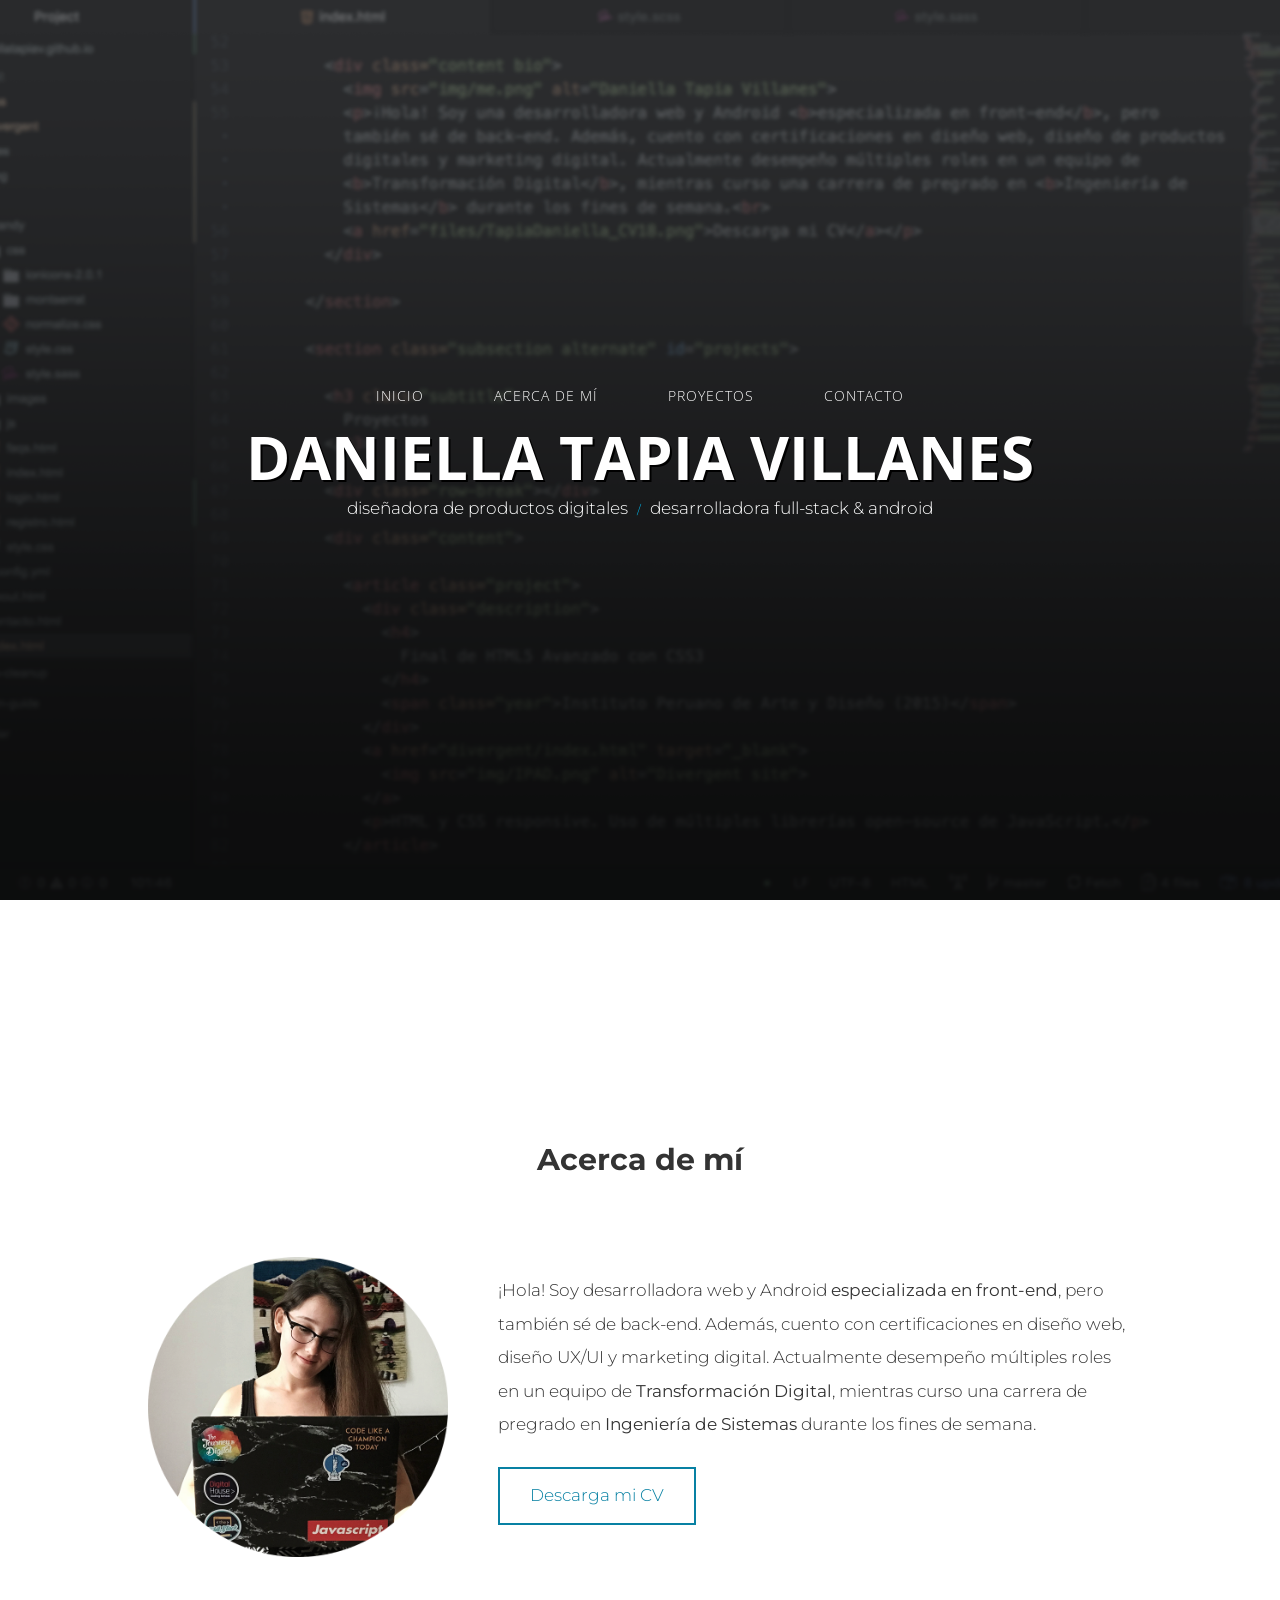
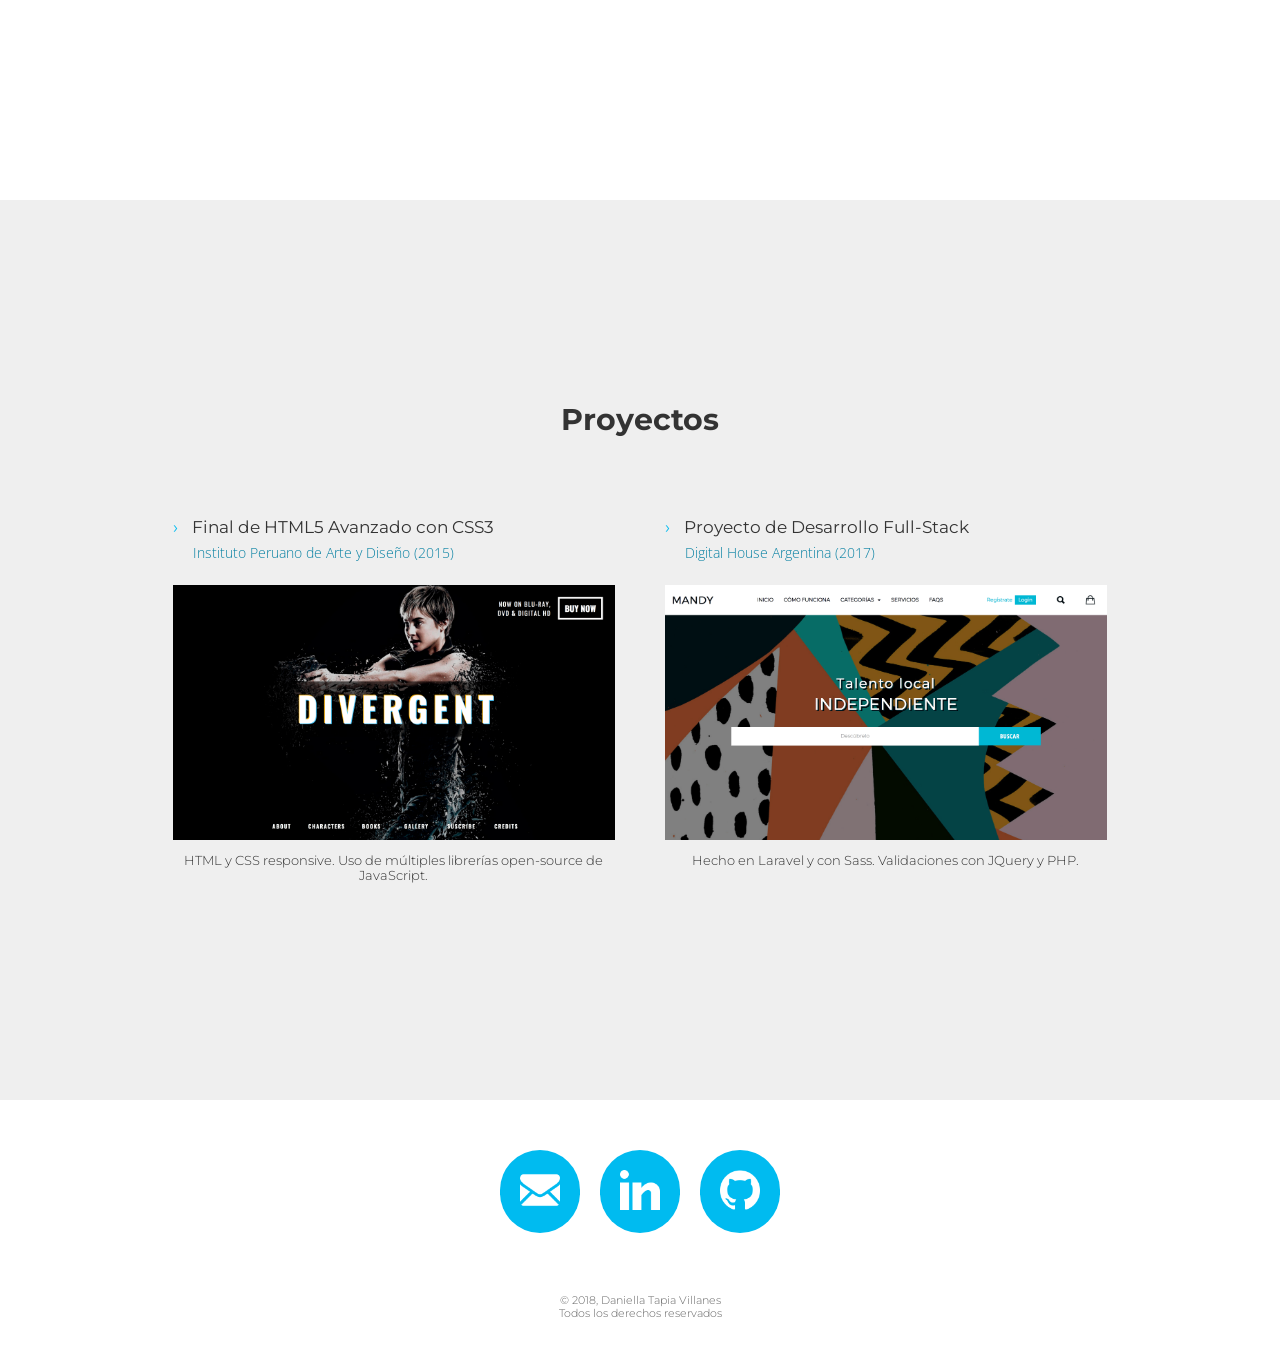
<file: index.html>
<!doctype html>
<html>
  <head>
      <!-- Global site tag (gtag.js) - Google Analytics -->
  <script async src="https://www.googletagmanager.com/gtag/js?id=UA-122109386-1"></script>
  <script>
    window.dataLayer = window.dataLayer || [];
    function gtag(){dataLayer.push(arguments);}
    gtag('js', new Date());

    gtag('config', 'UA-122109386-1');
  </script>
  <meta charset="utf-8">
  <meta name="viewport" content="width=device-width, initial-scale=1">
  <link rel="shortcut icon" type="image/png" href="img/favicon.png"/>
  <link href="css/normalize.css" rel="stylesheet">
  <link href="css/ionicons-2.0.1/css/ionicons.min.css" rel="stylesheet">
  <link href="css/style.css" rel="stylesheet">

  <title>Daniella Tapia V.:: Diseño y Desarrollo</title>
  </head>

  <body>

    <header class="main-header subsection" id="#index">
      <input type="checkbox" id="open-nav">
      <label for="open-nav" class="toggle-nav">
        <span class="ion-navicon-round"></span>
      </label>
      <nav class="main-nav">
        <label class="close-nav" for="open-nav">
					<span class="ion-close"></span>
				</label>
        <ul>
          <li>
            <a href="#index">
              Inicio
            </a>
          </li>
          <li>
            <a href="#about">
              Acerca de mí
            </a>
          </li>
          <li>
            <a href="#projects">
              Proyectos
            </a>
          </li>
          <li>
            <a href="#contact">
              Contacto
            </a>
          </li>
        </ul>
      </nav>
      <div class="row-break"></div>
      <h1>Daniella Tapia Villanes</h1>
      <div class="row-break"></div>
      <h2>
        diseñadora de productos digitales
        <span>/</span>
        desarrolladora full-stack & android
      </h2>
    </header>

    <section class="subsection" id="about">

      <h3 class="subtitle">
        Acerca de mí
      </h3>

      <div class="content bio">
        <img src="img/me.png" alt="Daniella Tapia Villanes">
        <div class="row-break"></div>
        <p>¡Hola! Soy desarrolladora web y Android <b>especializada en front-end</b>, pero también sé de back-end. Además, cuento con certificaciones en diseño web, diseño UX/UI y marketing digital. Actualmente desempeño múltiples roles en un equipo de <b>Transformación Digital</b>, mientras curso una carrera de pregrado en <b>Ingeniería de Sistemas</b> durante los fines de semana.<br>
        <a href="files/TapiaDaniella_CV19.pdf" target="_blank">Descarga mi CV</a></p>
      </div>

    </section>

    <section class="subsection alternate" id="projects">

      <h3 class="subtitle">
        Proyectos
      </h3>

      <div class="row-break"></div>

      <div class="content">

        <article class="project">
          <div class="description">
            <h4>
              Final de HTML5 Avanzado con CSS3
            </h4>
            <span class="year">Instituto Peruano de Arte y Diseño (2015)</span>
          </div>
          <a href="divergent/index.html" target="_blank">
            <img src="img/IPAD.png" alt="Divergent site">
          </a>
          <p>HTML y CSS responsive. Uso de múltiples librerías open-source de JavaScript.</p>
        </article>

        <article class="project">
          <div class="description">
            <h4>
              Proyecto de Desarrollo Full-Stack
            </h4>
            <span class="year">Digital House Argentina (2017)</span>
          </div>
          <a href="mandy/index.html" target="_blank">
            <img src="img/DH.png" alt="Mandy">
          </a>
          <p>Hecho en Laravel y con Sass. Validaciones con JQuery y PHP.</p>
        </article>

      </div>

    </section>

    <section id="contact">
      <div class="content contact">
        <a href="mailto:d.tapiavillanes@gmail.com">
          <img src="img/mail.png" alt="Mail">
        </a>
        <a href="https://www.linkedin.com/in/daniellatapiav/" target="_blank">
          <img src="img/linkedin.png" alt="LinkedIn">
        </a>
        <a href="https://www.github.com/daniellatapiav" target="_blank">
          <img src="img/github.png" alt="GitHub">
        </a>
      </div>
      <p class="credit">© 2018, Daniella Tapia Villanes <br> Todos los derechos reservados</p>
    </section>

    <script src="js/jquery-3.3.1.min.js"></script>
    <script src="js/scripts.js"></script>

  </body>
</html>
</file>
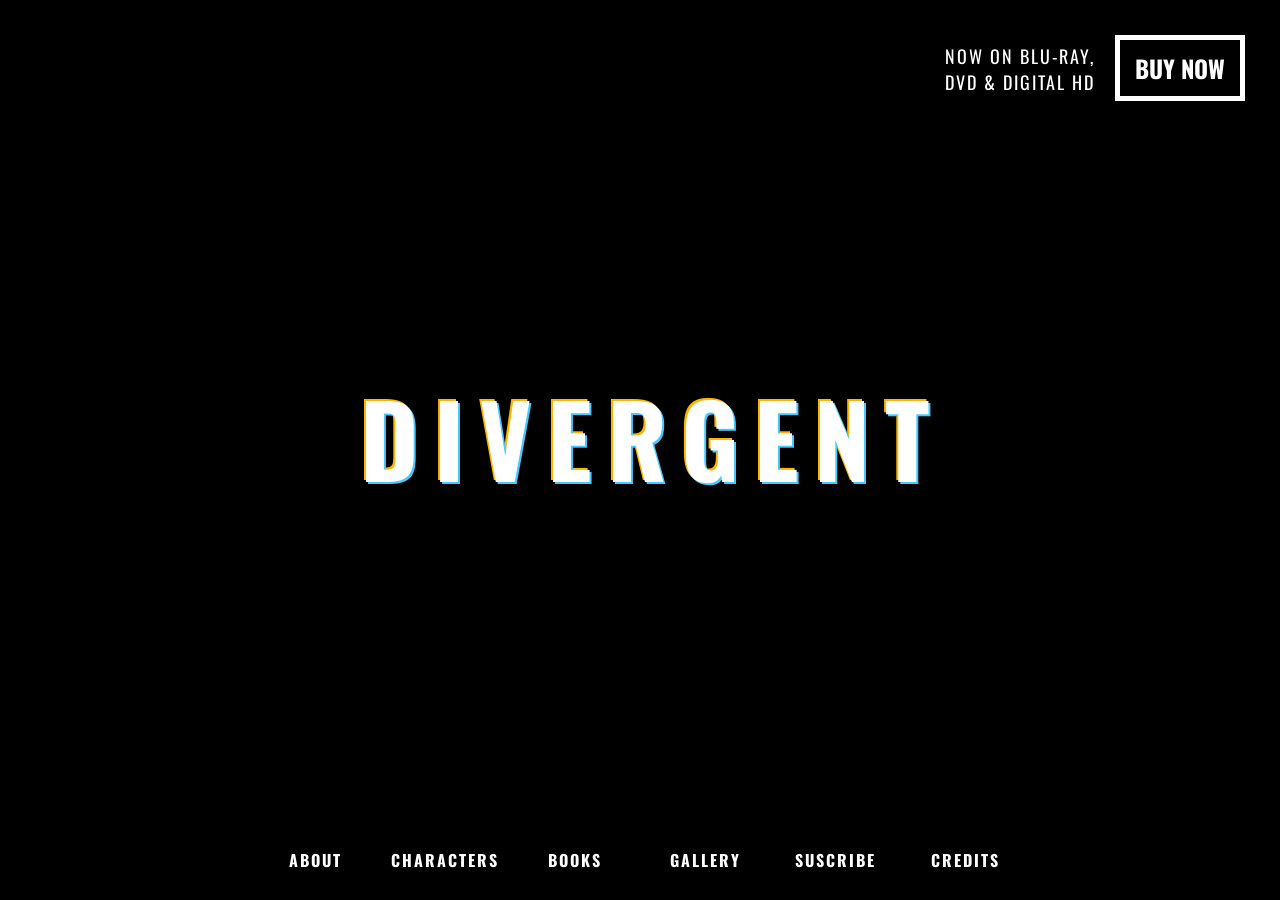
<file: divergent/index.html>
<!doctype html>
<html>
<head>
<meta charset="utf-8">
<title>Divergent, The Trilogy</title>
<link href="media/factions/dauntless.png" rel="shortcut icon">
<meta name="viewport" content="width=device-width, initial-scale=1, maximum-scale=1">

<link href="css/normalize.css" rel="stylesheet">
<link href="css/style.css" rel="stylesheet">


<!-- CSS3 FULLSCREEN SLIDESHOW by CoDrops -->
<link href="Slideshow/css/style4.css" rel="stylesheet">
<script src="Slideshow/js/modernizr.custom.86080.js"></script>

<!-- RESPONSIVE NAV -->
<link href="responsiveNav/style.css" rel="stylesheet">
<script src="https://ajax.googleapis.com/ajax/libs/jquery/1.7.2/jquery.min.js"></script>
<script src="responsiveNav/respnav.js"></script>
<link href="css/responsive.css" rel="stylesheet">
<script src="js/jquery-1.11.1.min.js"></script>

</head>

<body>

<header id="mainHeader">

  <ul class="cb-slideshow">
    <li><span></span></li>
    <li><span></span></li>
    <li><span></span></li>
    <li><span></span></li>
    <li><span></span></li>
    <li><span></span></li>
  </ul>

  <nav class="clearfix" id="mainNav">
		<ul class="clearfix">
			<li><a href="about.html">About</a></li>
			<li><a href="characters.html">Characters</a></li>
			<li><a href="books.html">Books</a></li>
            <li><a href="gallery.html">Gallery</a></li>
            <li><a href="suscribe.html">Suscribe</a></li>
            <li><a href="credits.html">Credits</a></li>
		</ul>
		<a href="#" id="pull">Now on Blu-Ray, DVD & Digital HD</a>
	</nav>
  
  <div id="transparent"></div>
  <hgroup>
    <h1>Divergent</h1>
  </hgroup>
  
  <div id="mainB">
    <p>Now on Blu-Ray, DVD & Digital HD</p>
    <h2><a href="#">Buy now</a></h2>
  </div>

</header>

</body>
</html>
</file>
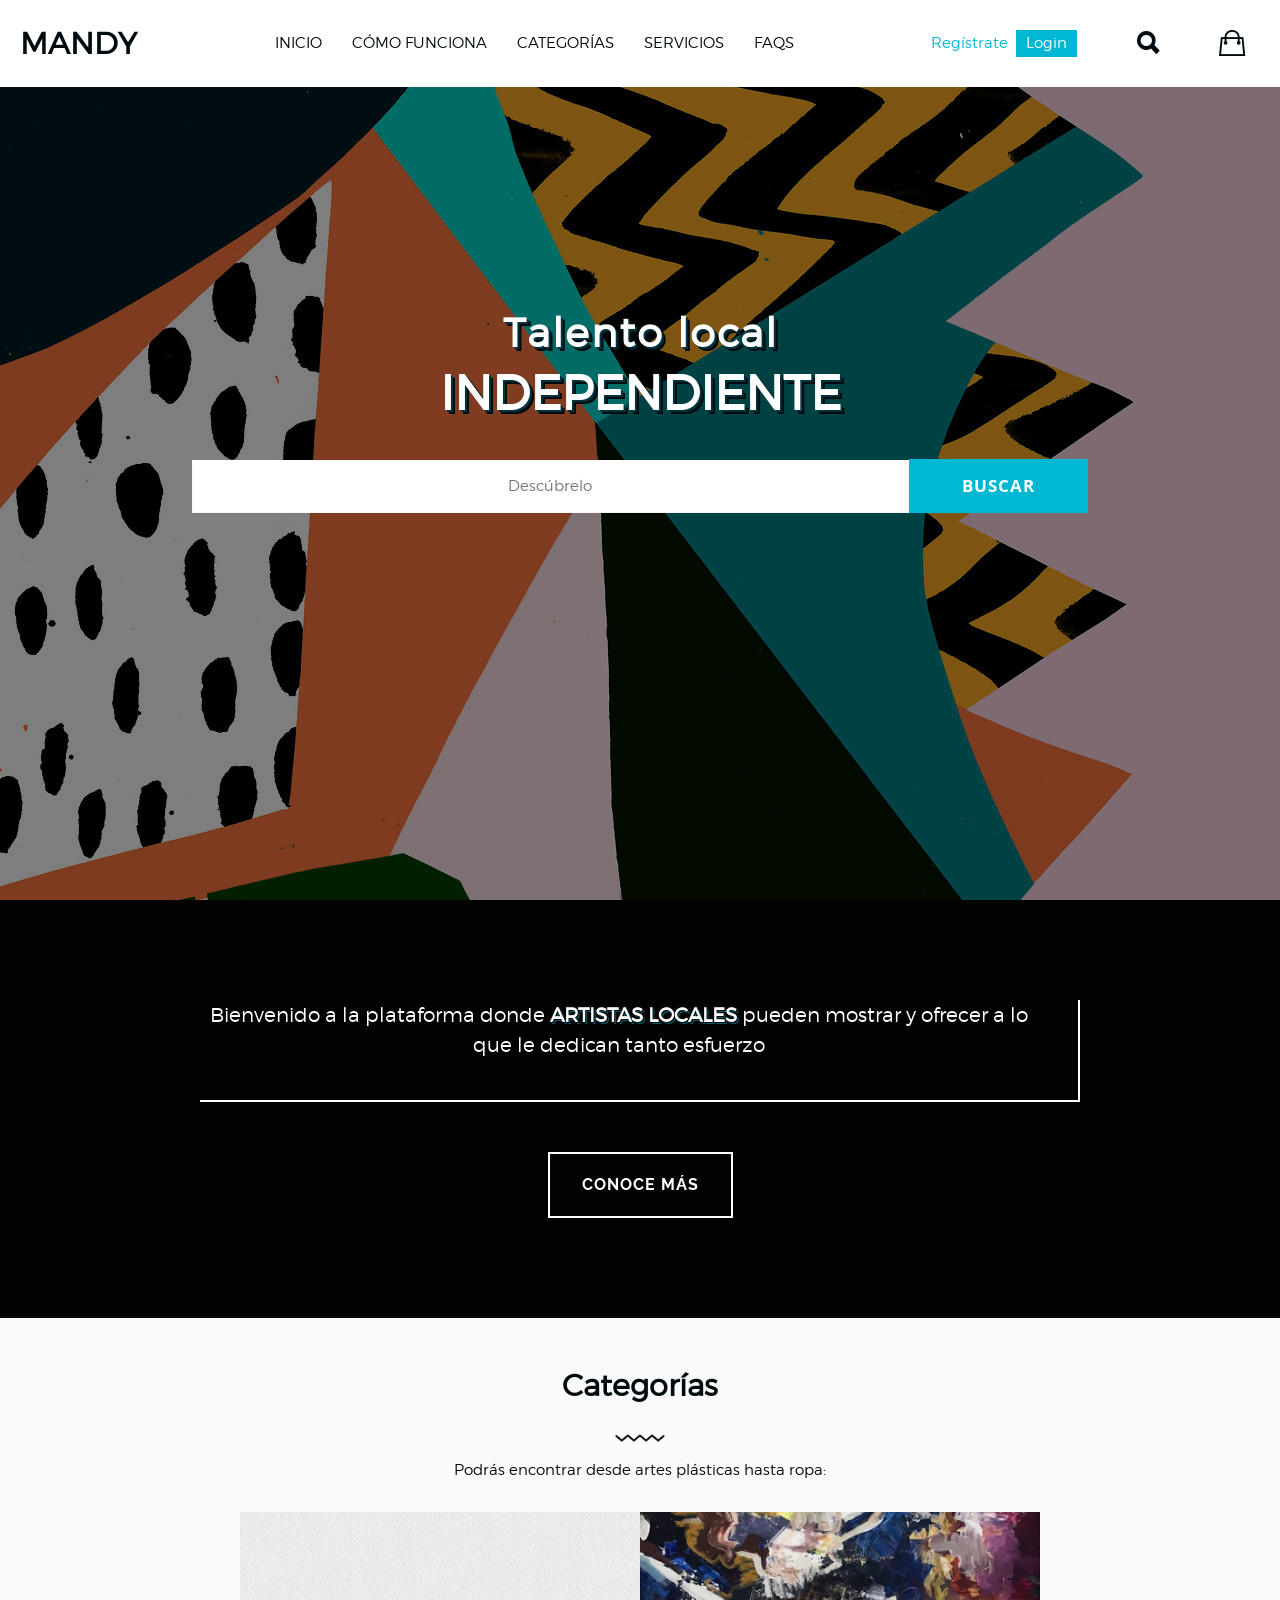
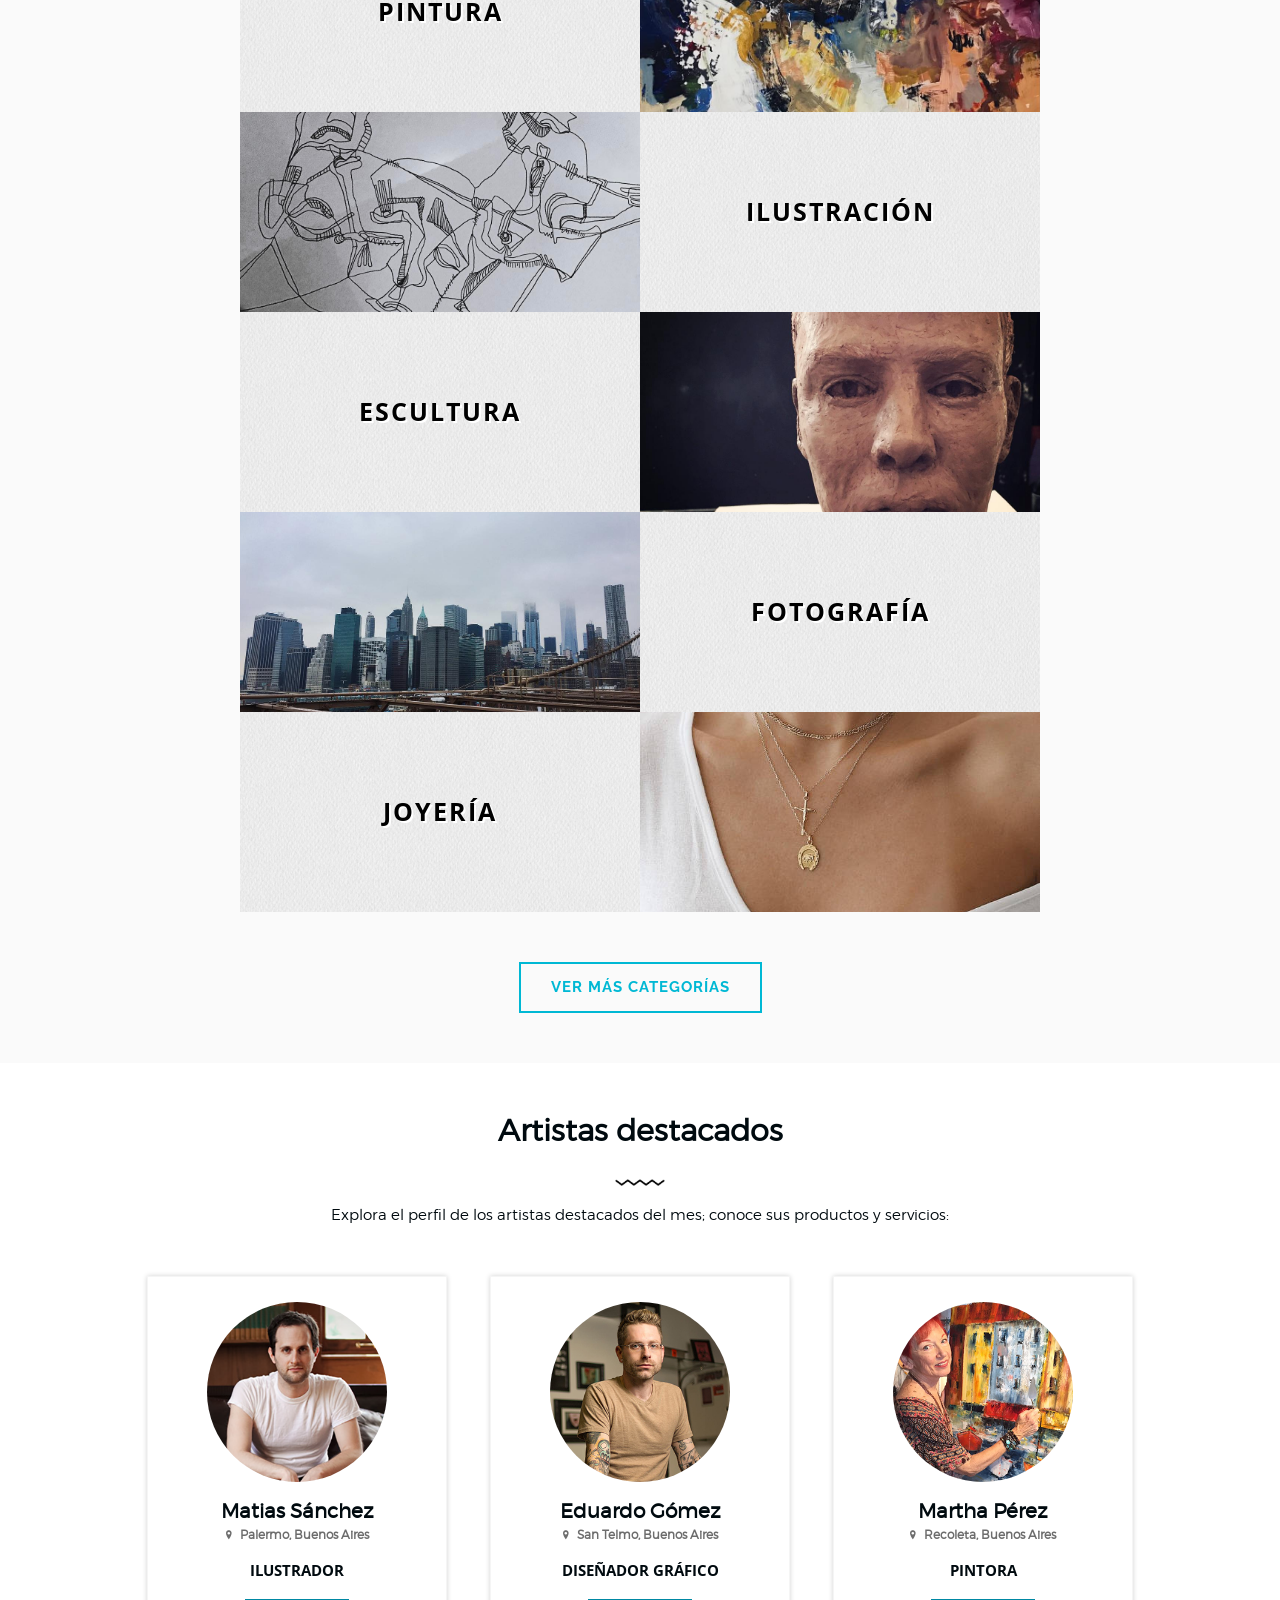
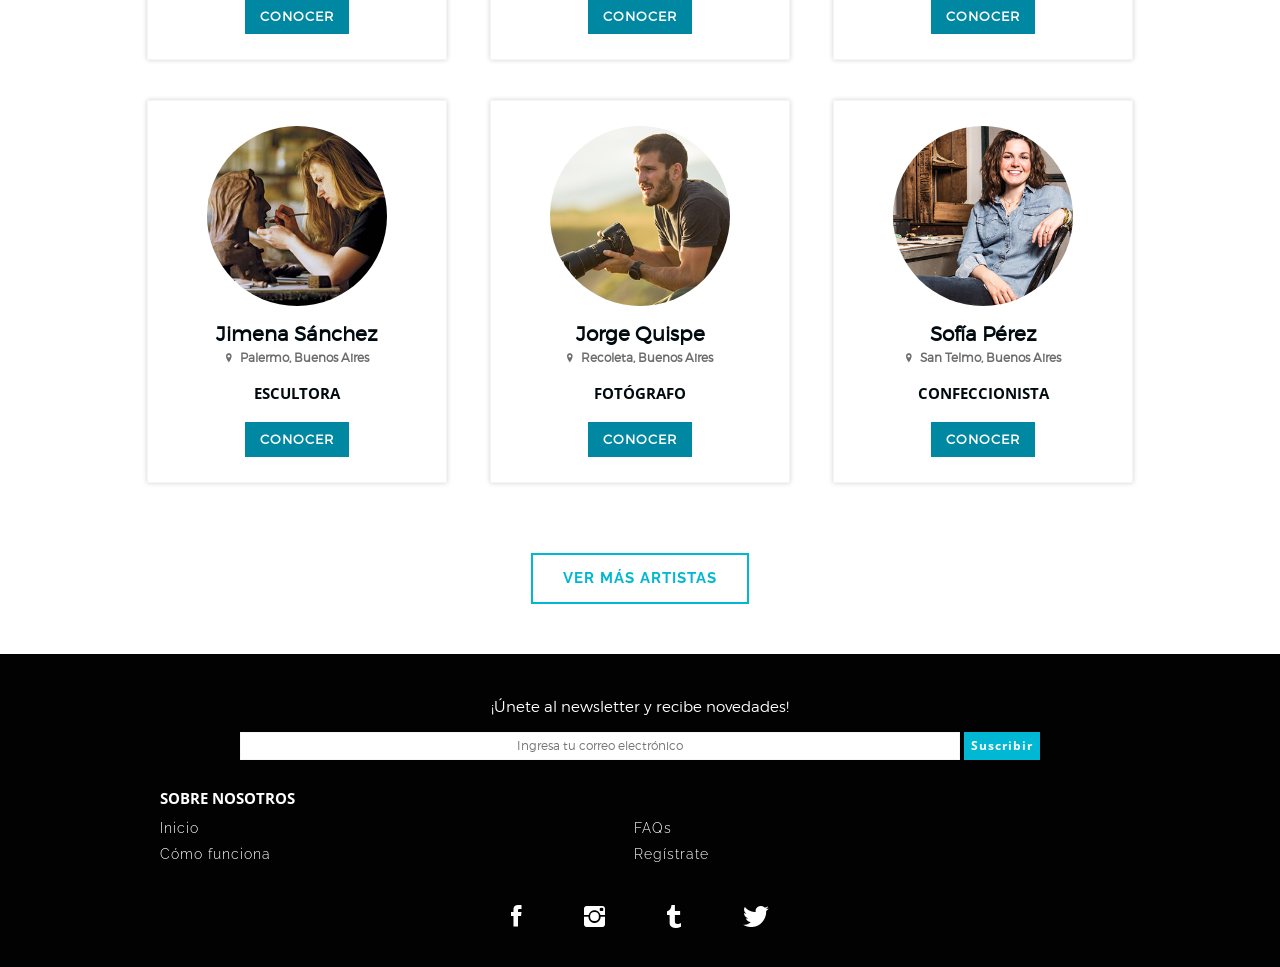
<file: mandy/index.html>
<!DOCTYPE html>
<html>
	<head>
		<meta charset="utf-8">
		<meta name="viewport" content="width=device-width, initial-scale=1">

		<link href="css/normalize.css" rel="stylesheet">
		<link href="css/ionicons-2.0.1/css/ionicons.min.css" rel="stylesheet">
		<link href="css/style.css" rel="stylesheet">

		<title>Mandy.com - Compra arte independiente local</title>
	</head>

	<body>

		<!-- HEADER -->

		<header class="main-header">

			<input type="checkbox" id="open-nav">

			<label for="open-nav" class="toggle-nav">
				<span class="ion-navicon-round"></span>
			</label>

			<a href="index.html" class="logo-title">
				<h1>Mandy</h1>
			</a>

			<!-- NAV -->

			<nav class="main-nav">

				<label class="close-nav" for="open-nav">
					<span class="ion-chevron-left"></span>
				</label>

				<a href="#" class="shopping-bag sb-mobile">
					<span class="ion-bag"></span>
				</a>

				<ul>
					<li><a href="index.html">Inicio</a></li>
					<li><a href="#">Cómo funciona</a></li>
					<li>
						<a href="#">Categorías</a>
						<ul>
              <li></li>
              <li></li>
            </ul>
					</li>
					<li><a href="#">Servicios</a></li>
					<li><a href="faqs.html">FAQs</a></li>
				</ul>

				<span class="registro-mobile">
					<a href="login.html" class="log-in-mobile">Login</a>
					<a href="registro.html">
						¿Aún no tienes cuenta?<br><u>Regístrate.</u>
					</a>
				</span>

			</nav>

			<div class="icon-nav">

				<input type="checkbox" id="open-search">

				<div class="links-desktop">
					<a href="registro.html">Regístrate</a>
					<a href="login.html" class="log-in-desktop">Login</a>
				</div>

				<form action="" method="get" class="top-searchbar">
					<input type="text" name="top-searchbar" placeholder="¿Qué estás buscando?">
					<!-- <input type="submit" name="search" value="Ir"> -->
				</form>

				<label for="open-search" class="top-search">
						<span class="ion-search"></span>
				</label>

				<a href="#" class="shopping-bag sb-desktop">
					<span class="ion-bag"></span>
				</a>

			</div>

		</header>


	<!-- CONTAINER -->

	<div class="main-container">

		<!-- INTRO -->
		<section class="intro">

			<div class="intro-layover">

				<div class="intro-center">

					<h2>Talento local<br><span>independiente</span></h2>

					<form class="main-searchbar" action="" method="get">
						<input type="text" name="main-searchbar" placeholder="Descúbrelo">
						<input type="submit" name="suscribir" value="Buscar">
					</form>

				</div>

			</div>

		</section>


		<!-- CATEGORÍAS -->

		<section class="about">
			<p>Bienvenido a la plataforma donde <span>artistas locales</span> pueden mostrar y ofrecer a lo que le dedican tanto esfuerzo</p>

			<center>
				<a class="ver-mas">
					Conoce más
				</a>
			</center>

		</section>


		<section class="seccion fondo-gris">

			<div class="section-title">
				<h3>Categorías</h3>
				<img src="images/separator.png" alt="Separator">
				<p>Podrás encontrar desde artes plásticas hasta ropa:</p>
			</div>

			<div class="categorias">

				<article class="categoria">
					<span class="imagen-categoria"></span>
					<a href="#">
						<h4>Pintura</h4>
					</a>
				</article>

				<article class="categoria">
					<a href="#">
						<h4>Ilustración</h4>
					</a>
					<span class="imagen-categoria"></span>
				</article>

				<article class="categoria">
					<span class="imagen-categoria"></span>
					<a href="#">
						<h4>Escultura</h4>
					</a>
				</article>


				<article class="categoria">
					<a href="#">
						<h4>Fotografía</h4>
					</a>
					<span class="imagen-categoria"></span>
				</article>

				<article class="categoria">
					<span class="imagen-categoria"></span>
					<a href="#">
						<h4>Joyería</h4>
					</a>
				</article>

			</div>

			<center>
				<a class="ver-mas">
					Ver más categorías
				</a>
			</center>

		</section>


		<section class="seccion">

			<div class="section-title">
				<h3>Artistas destacados</h3>
				<img src="images/separator.png" alt="Separator">
				<p>Explora el perfil de los artistas destacados del mes; conoce sus productos y servicios:</p>
			</div>

			<div class="artistas-destacados">

				<article class="artista">
						<img class="imagen-artista" src="images/artista1.png" alt="pdto 01">
						<h5 class="artista-etiqueta">Matias Sánchez</h5>
						<h6 class="artista-contenido"><span class="ion-location"></span> Palermo, Buenos Aires</h6>
						<p>Ilustrador</p>
						<a href="#">Conocer</a>
				</article>

				<article class="artista">
						<img class="imagen-artista" src="images/artista3.png" alt="pdto 01">
						<h5 class="artista-etiqueta">Eduardo Gómez</h5>
						<h6 class="artista-contenido"><span class="ion-location"></span> San Telmo, Buenos Aires</h6>
						<p>Diseñador gráfico</p>
						<a href="#">Conocer</a>
				</article>

				<article class="artista">
						<img class="imagen-artista" src="images/artista2.png" alt="pdto 01">
						<h5 class="artista-etiqueta">Martha Pérez</h5>
						<h6 class="artista-contenido"><span class="ion-location"></span> Recoleta, Buenos Aires</h6>
						<p>Pintora</p>
						<a href="#">Conocer</a>
				</article>

				<article class="artista">
						<img class="imagen-artista" src="images/artista4.png" alt="pdto 01">
						<h5 class="artista-etiqueta">Jimena Sánchez</h5>
						<h6 class="artista-contenido"><span class="ion-location"></span> Palermo, Buenos Aires</h6>
						<p>Escultora</p>
						<a href="#">Conocer</a>
				</article>

				<article class="artista">
						<img class="imagen-artista" src="images/artista5.png" alt="pdto 01">
						<h5 class="artista-etiqueta">Jorge Quispe</h5>
						<h6 class="artista-contenido"><span class="ion-location"></span> Recoleta, Buenos Aires</h6>
						<p>Fotógrafo</p>
						<a href="#">Conocer</a>
				</article>
				<article class="artista">
						<img class="imagen-artista" src="images/artista6.png" alt="pdto 01">
						<h5 class="artista-etiqueta">Sofía Pérez</h5>
						<h6 class="artista-contenido"><span class="ion-location"></span> San Telmo, Buenos Aires</h6>
						<p>Confeccionista</p>
						<a href="#">Conocer</a>
				</article>


			</div>

			<center>
				<a class="ver-mas">
					Ver más artistas
				</a>
			</center>

		</section>

		<!-- <section class="seccion">
			<div class="section-title">
				<h3>Productos recientes</h3>
				<img src="images/separator.png" alt="Separator">
				<p>Conoce a los artistas destacados del mes:</p>
			</div>
			<center>
				<a class="ver-mas">
					Ver más categorías
				</a>
			</center>
		</section> -->


	</div>

	<footer class="main-footer">

		<div class="footer-content">

			<div class="newsletter">
				<p>¡Únete al newsletter y recibe novedades!</p>
				<form class="main-searchbar" action="" method="get">
					<input type="text" name="main-searchbar" placeholder="Ingresa tu correo electrónico">
					<input type="submit" name="suscribir" value="Suscribir">
				</form>
			</div>

			<span>Sobre nosotros</span>
			<ul>
				<li><a href="#">Inicio</a></li>
				<li><a href="#">FAQs</a></li>
				<li><a href="#">Cómo funciona</a></li>
				<li><a href="#">Regístrate</a></li>
				<li>
					<a href="#">
						<span class="ion-social-facebook"></span>
					</a>
					<a href="#">
						<span class="ion-social-instagram"></span>
					</a>
					<a href="#">
						<span class="ion-social-tumblr"></span>
					</a>
					<a href="#">
						<span class="ion-social-twitter"></span>
					</a>
				</li>
			</ul>

		</div>

	</footer>

	</body>
</html>
</file>
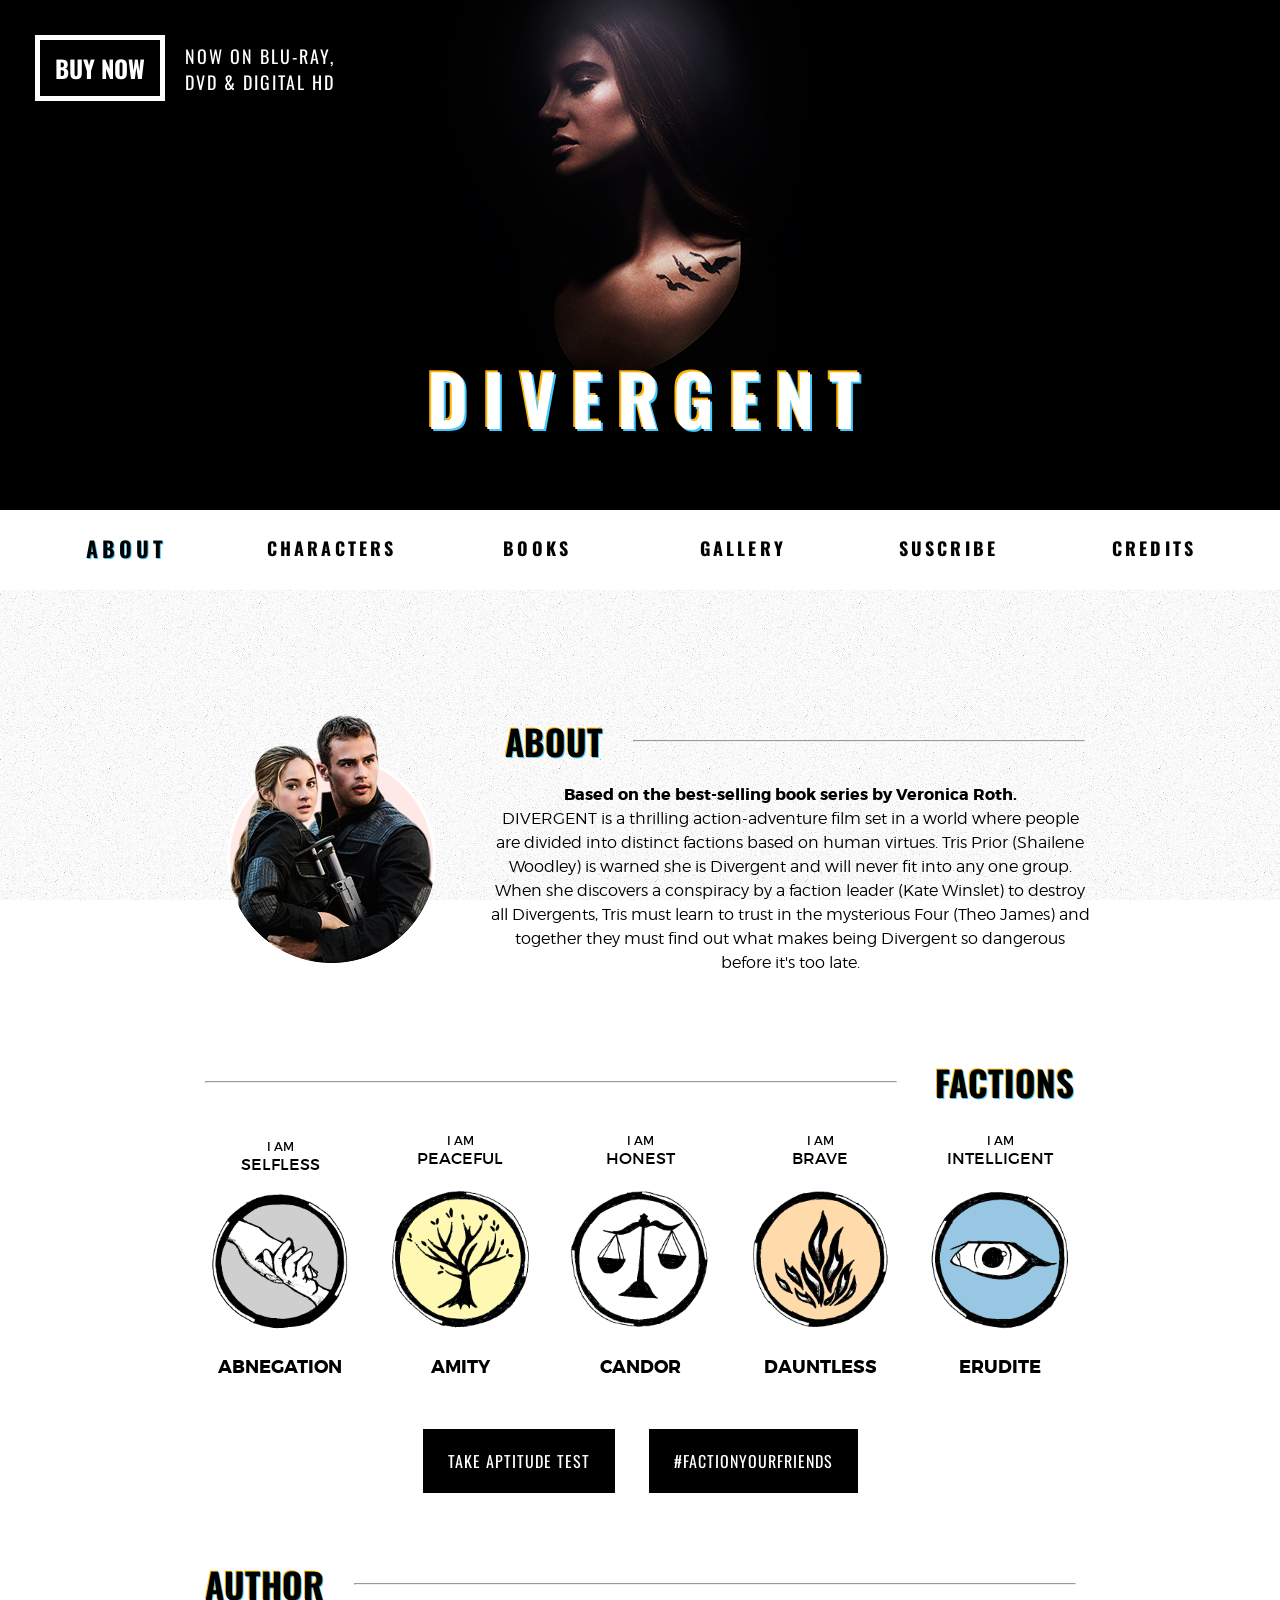
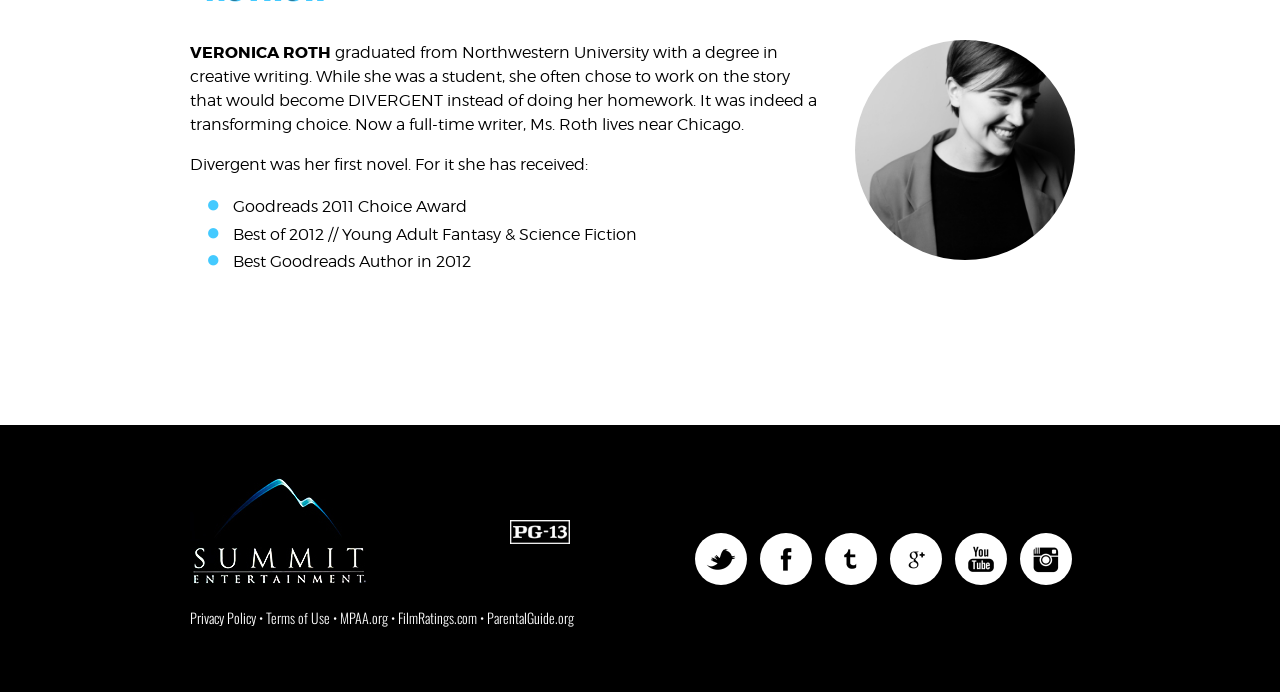
<file: divergent/about.html>
<!doctype html>
<html>
<head>
<meta charset="utf-8">
<title>About | Divergent, The Trilogy</title>
 
<link href="media/factions/dauntless.png" rel="shortcut icon">
<meta name="viewport" content="width=device-width, initial-scale=1, maximum-scale=1">

<link href="css/normalize.css" rel="stylesheet">
<link href="css/style.css" rel="stylesheet">

<!-- RESPONSIVE NAV -->
<link href="responsiveNav/style.css" rel="stylesheet">
<script src="https://ajax.googleapis.com/ajax/libs/jquery/1.7.2/jquery.min.js"></script>
<script src="responsiveNav/respnav.js"></script>

<!-- STICKY NAV -->
<script src="stickyNav/sticky.js"></script>

<link href="css/responsive.css" rel="stylesheet">
<script src="js/jquery-1.11.1.min.js"></script>

</head>

<body>

  <header id="subHeader">
  
     <div id="subB">
    <p>Now on Blu-Ray, DVD & Digital HD</p>
    <h2><a href="#">Buy now</a></h2>
  </div>

  
    <hgroup>
      <h1>Divergent</h1>
    </hgroup>
    
    <div id="subBanner" class="vi"></div>
    

      <div id="sticky_navigation">
        <nav id="subNav"  class="demo_container clearfix">
          <ul class="clearfix">
            <li><a href="#" class="active">About</a></li>
            <li><a href="characters.html" class="hvr-shutter-in-horizontal">Characters</a></li>
            <li><a href="books.html" class="hvr-shutter-in-horizontal">Books</a></li>
            <li><a href="gallery.html" class="hvr-shutter-in-horizontal">Gallery</a></li>
            <li><a href="suscribe.html" class="hvr-shutter-in-horizontal">Suscribe</a></li>
            <li><a href="credits.html" class="hvr-shutter-in-horizontal">Credits</a></li>
          </ul>
          <a href="#" id="pull">Menu</a>
        </nav>
      </div>
  
  </header>
  
  <div id="container">
    
    <section id="about" class="mainRow">
      <div class="circle left"></div>
      <article>
      <h3><span id="ab">About</span><hr></h3>
      <p><b>Based on the best-selling book series by Veronica Roth.</b><br>DIVERGENT is a thrilling action-adventure film set in a world where people are divided into distinct factions based on human virtues. Tris Prior (Shailene Woodley) is warned she is Divergent and will never
  fit into any one group. When she discovers a conspiracy by a faction leader (Kate Winslet) to destroy all Divergents, Tris must learn to trust
  in the mysterious Four (Theo James) and together they must find out what makes being Divergent so dangerous before it's too late.</p>
      </article>
      
    </section><!-- about -->
    
    <section id="factions" class="mainRow">
    
      <h3><hr><span id="fac">Factions</span></h3>
      
      <article class="fact">
       I am <span class="ch">selfless</span>
        <img src="media/factions/abnegation.png" alt="Abnegation">
        <h4>Abnegation</h4>
      </article>
      
       <article class="fact">
        I am <span class="ch">peaceful</span>
        <img src="media/factions/amity.png" alt="Amity">
        <h4>Amity</h4>
      </article>
      
      
       <article class="fact">
        I am <span class="ch">honest</span>
        <img src="media/factions/candor.png" alt="Candor">
        <h4>Candor</h4>
      </article>

       <article class="fact">
        I am <span class="ch">brave</span>
        <img src="media/factions/dauntless.png" alt="Dauntless">
        <h4>Dauntless</h4>
      </article>
      
       <article class="fact">
        I am <span class="ch">intelligent</span>
        <img src="media/factions/erudite.png" alt="Erudite">
        <h4>Erudite</h4>
      </article>
    
      <div id="flinks">
        <a href="#" class="hvr-rectangle-out">Take aptitude test</a>
        <a href="#" class="hvr-rectangle-out">#FactionYourFriends</a>
      </div>
    
    </section><!-- factions -->
    
    <section id="author" class="mainRow">
    
      <h3><span id="aut">Author</span><hr></h3>
      <div class="circle right"></div>
       
      <article>
        <p><b>VERONICA ROTH</b> graduated from Northwestern University with a degree in creative writing. While she was a student, she often chose to work on the story that would become DIVERGENT instead of doing her homework. It was indeed a transforming choice. Now a full-time writer, Ms. Roth lives near Chicago.</p>
        <p>Divergent was her first novel. For it she has received:</p>
        <ul>
          <li>Goodreads 2011 Choice Award</li>
          <li>Best of 2012 // Young Adult Fantasy & Science Fiction</li>
          <li>Best Goodreads Author in 2012</li>
        </ul>
      </article>
    
    </section><!-- author -->
    
  </div><!-- container -->

  <footer>
  
    <table id="fgroup">
      <tr>
        <td id="summit">
          <img src="media/summit.jpg" alt="Summit Entertainment">
        </td>
        <td id="pg">
          <img src="media/pg13.jpg" alt="PG-13">
        </td>
        <td id="social" rowspan="2">
          <a href="#"><img src="media/smicons/twitter.png" alt="Twitter"></a>
          <a href="#"><img src="media/smicons/facebook.png" alt="Facebook"></a>
          <a href="#"><img src="media/smicons/tumblr.png" alt="Tumblr"></a>
          <a href="#"><img src="media/smicons/google_plus.png" alt="Google Plus"></a>
          <a href="#"><img src="media/smicons/you-tube.png" alt="YouTube"></a>
          <a href="#"><img src="media/smicons/instagram.png" alt="Instagram"></a>
        </td>
      </tr>
      <tr>
        <td id="credits" colspan="2">
          <p><a href="#">Privacy Policy</a> &bull; <a href="#">Terms of Use</a> &bull; <a href="#">MPAA.org</a> &bull; <a href="#">FilmRatings.com</a> &bull; <a href="#">ParentalGuide.org</a></p>
        </td>
      </tr>
    </table>
  
<div class="clearfix"></div>
  </footer>

</body>
</html>
</file>
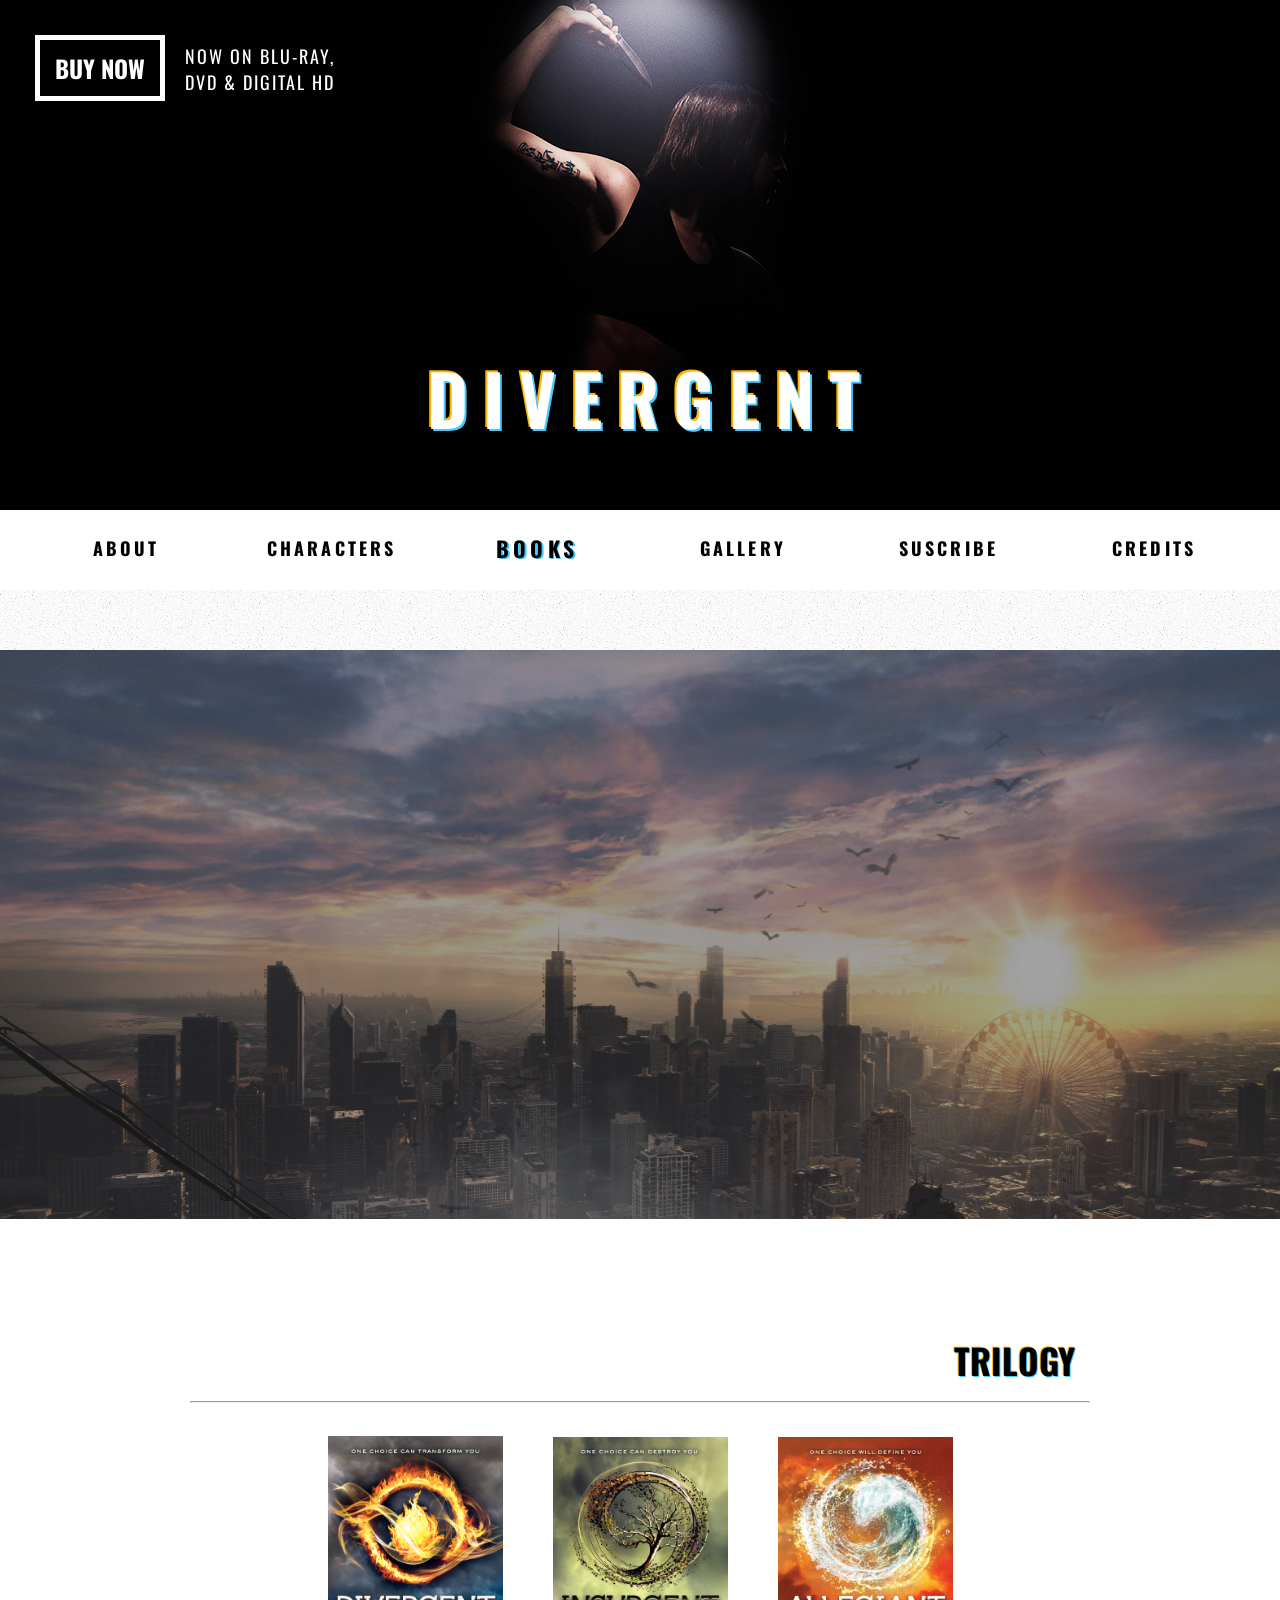
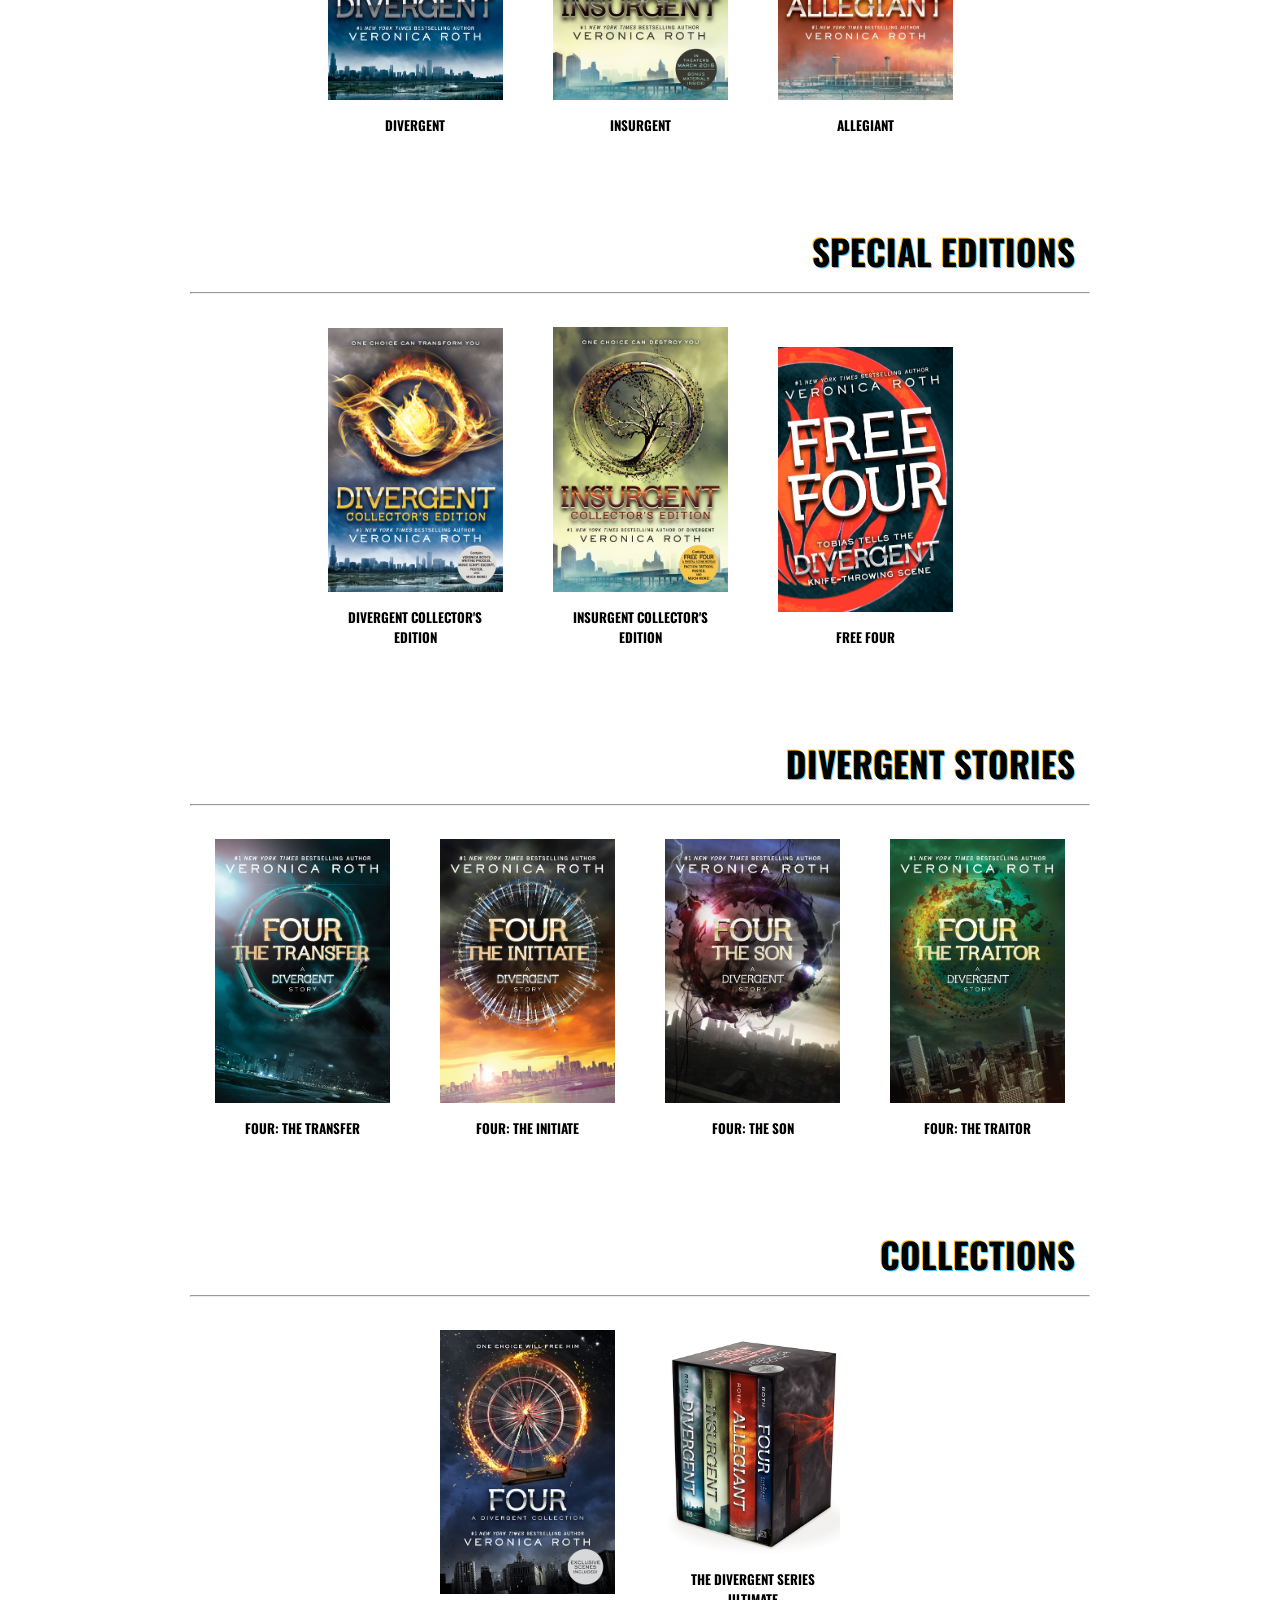
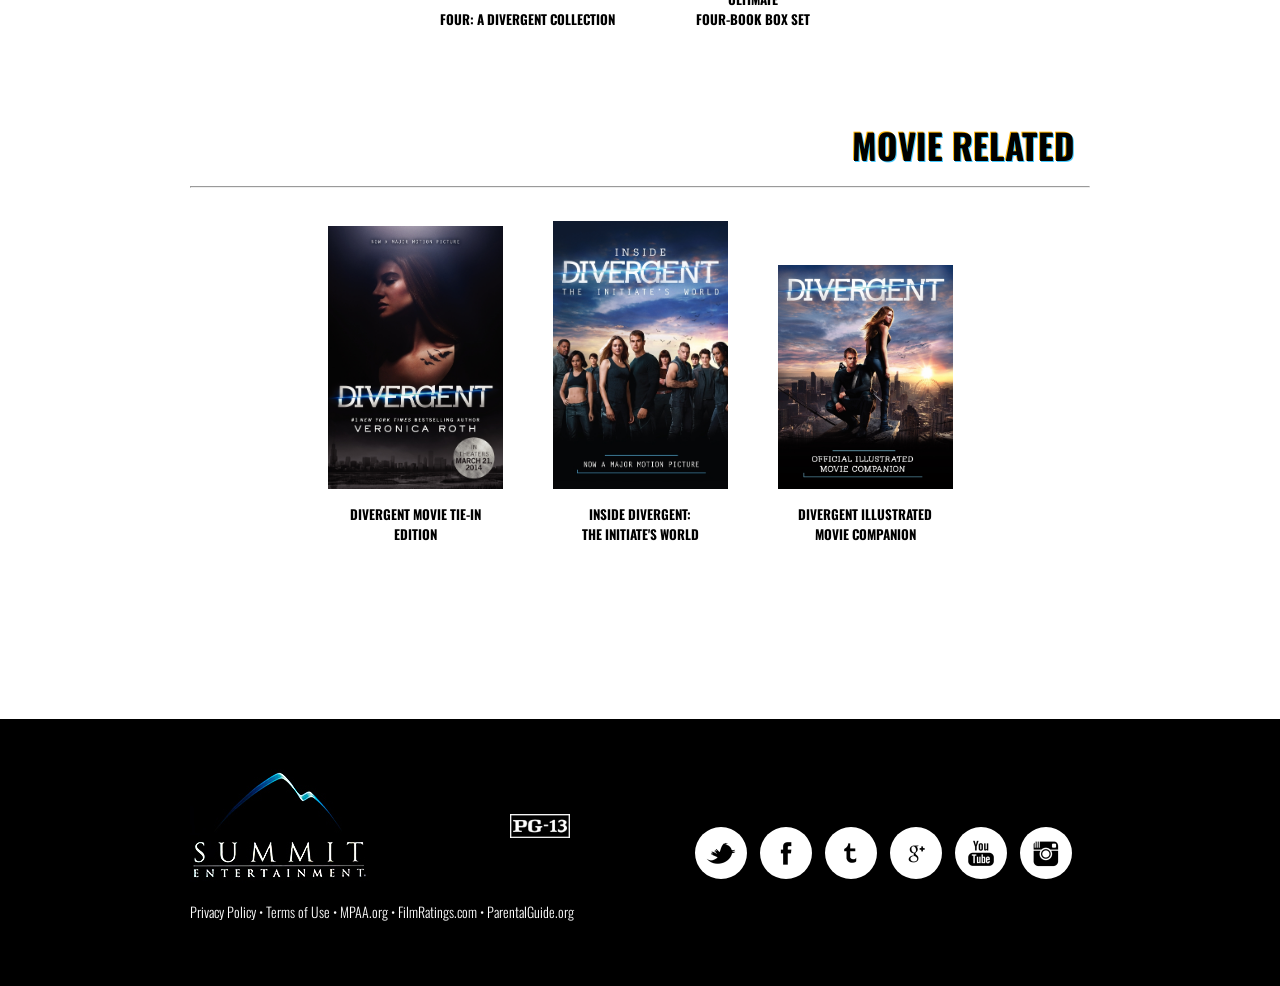
<file: divergent/books.html>
<!doctype html>
<html>
<head>
<meta charset="utf-8">
<title>Books | Divergent, The Trilogy</title>
<link href="media/factions/dauntless.png" rel="shortcut icon">
<meta name="viewport" content="width=device-width, initial-scale=1, maximum-scale=1">
<link href="css/normalize.css" rel="stylesheet">
<link href="css/style.css" rel="stylesheet">
<!-- RESPONSIVE NAV -->
<link href="responsiveNav/style.css" rel="stylesheet">
<script src="https://ajax.googleapis.com/ajax/libs/jquery/1.7.2/jquery.min.js"></script>
<script src="responsiveNav/respnav.js"></script>
<!-- STICKY NAV -->
<script src="stickyNav/sticky.js"></script>
<link href="css/responsive.css" rel="stylesheet">
<script src="js/jquery-1.11.1.min.js"></script>
<!--Adobe Edge Runtime-->
<meta http-equiv="X-UA-Compatible" content="IE=Edge">
<script>
	var custHtmlRoot="edge/Assets/"; 
	var script = document.createElement('script'); 
	script.type= "text/javascript";
script.src = custHtmlRoot+"edge_includes/edge.5.0.1.min.js";
	var head = document.getElementsByTagName('head')[0], done=false;
	script.onload = script.onreadystatechange = function(){
		if (!done && (!this.readyState || this.readyState == 'loaded' || this.readyState == 'complete')) {
			done=true;
			var opts ={
    scaleToFit: "width",
    centerStage: "horizontal",
    minW: "0",
    maxW: "undefined",
    width: "900px",
    height: "400px"
};
			opts.htmlRoot =custHtmlRoot;
			AdobeEdge.loadComposition('edge', 'booksedge', opts,
			{"style":{"${symbolSelector}":{"isStage":"true","rect":["undefined","undefined","900px","400px"],"fill":["rgba(255,255,255,1)"]}},"dom":[{"rect":["408","158","85px","85px","auto","auto"],"id":"preloader1","fill":["rgba(0,0,0,0)","images/preloader1.gif","0px","0px"],"type":"image","tag":"img"}]}, {"style":{"${symbolSelector}":{"isStage":"true","rect":["undefined","undefined","900px","400px"],"fill":["rgba(255,255,255,1)"]}},"dom":{}});		
			script.onload = script.onreadystatechange = null;
			head.removeChild(script);
		}
	};
	head.appendChild(script);
	</script>
<style>
        .edgeLoad-booksedge { visibility:hidden; }
    </style>
<!--Adobe Edge Runtime End-->
</head>

<body>

  <header id="subHeader">
  
   <div id="subB">
    <p>Now on Blu-Ray, DVD & Digital HD</p>
    <h2><a href="#">Buy now</a></h2>
  </div>
  
    <hgroup>
      <h1>Divergent</h1>
    </hgroup>
    
    <div id="subBanner" class="tina"></div>
    
      <div id="sticky_navigation">
        <nav id="subNav"  class="demo_container clearfix">
          <ul class="clearfix">
            <li><a href="about.html" class="hvr-shutter-in-horizontal">About</a></li>
            <li><a href="characters.html" class="hvr-shutter-in-horizontal">Characters</a></li>
            <li><a href="books.html" class="active">Books</a></li>
            <li><a href="gallery.html" class="hvr-shutter-in-horizontal">Gallery</a></li>
            <li><a href="suscribe.html" class="hvr-shutter-in-horizontal">Suscribe</a></li>
            <li><a href="credits.html" class="hvr-shutter-in-horizontal">Credits</a></li>
          </ul>
          <a href="#" id="pull">Menu</a>
        </nav>
      </div>
  
  </header>
  
  
<div id="Stage" class="booksedge"></div>
<div id="container" class="books">
  
    <div class="mainRow">
    <h3>Trilogy</h3><hr>
       
       <div class="book">
       <a href="http://www.epicreads.com/books/divergent/9780062024022/" target="_blank">
         <img src="media/books/divergent.jpg" alt="Divergent">
       </a>
         <h5>Divergent</h5>
       </div>
       
       
       <div class="book">
       <a href="http://www.epicreads.com/books/insurgent/9780062024046/" target="_blank">
         <img src="media/books/insurgent.jpg" alt="Insurgent">
       </a>
         <h5>Insurgent</h5>
       </div>
       
       <div class="book">
       <a href="http://www.epicreads.com/books/allegiant/9780062024060/" target="_blank">
         <img src="media/books/allegiant.jpg" alt="Allegiant">
       </a>
         <h5>Allegiant</h5>
       </div>
       
    </div>
         
    <div class="mainRow">
    
      <h3>Special Editions</h3><hr>
       <div class="book">
       <a href="http://www.harpercollins.com/9780062352170/divergent-collectors-edition" target="_blank">
         <img src="media/books/divergent ce.jpg" alt="Divergent Collector's Edition">
       </a>
         <h5>Divergent Collector's Edition</h5>
       </div>
       
       <div class="book">
       <a href="http://www.epicreads.com/books/insurgent-collectors-edition/9780062234933/" target="_blank">
         <img src="media/books/insurgent ce.jpg" alt="Insurgent Collector's Edition">
       </a>
         <h5>Insurgent Collector's Edition</h5>
       </div>
       
       <div class="book">
       <a href="http://www.epicreads.com/books/free-four/9780062237422/" target="_blank">
         <img src="media/books/free four.jpg" alt="Free Four">
       </a>
         <h5>Free Four</h5>
       </div>
       
    </div>
    
    <div class="mainRow">
         
      <h3>Divergent Stories</h3><hr>
       <div class="book">
       <a href="http://www.epicreads.com/books/four-the-transfer/9780062285638/" target="_blank">
         <img src="media/books/four transfer.jpg" alt="Four The Transfer">
       </a>
         <h5>Four: The Transfer</h5>
       </div>
       
       <div class="book">
       <a href="http://www.epicreads.com/books/four-the-initiate/9780062285652/" target="_blank">
         <img src="media/books/four initiate.jpg" alt="Four The Initiate">
       </a>
         <h5>Four: The Initiate</h5>
       </div>
       
       <div class="book">
       <a href="http://www.epicreads.com/books/four-the-son/9780062285669/" target="_blank">
         <img src="media/books/four son.jpg" alt="Four The Son">
       </a>
         <h5>Four: The Son</h5>
       </div>
       
       <div class="book">
       <a href="http://www.epicreads.com/books/four-the-traitor/9780062285676/" target="_blank">
         <img src="media/books/four traitor.jpg" alt="Four The Traitor">
       </a>
         <h5>Four: The Traitor</h5>
       </div>
       
    </div>
    
    <div class="mainRow">
         
      <h3>Collections</h3><hr>
       <div class="book">
       <a href="http://www.epicreads.com/books/four-a-divergent-collection/9780062345219/" target="_blank">
         <img src="media/books/four collection.jpg" alt="Four Collection">
       </a>
         <h5>Four: A Divergent Collection</h5>
       </div>
       
       <div class="book">
       <a href="http://www.epicreads.com/books/divergent-series-ultimate-four-book-box-set/9780062352163/" target="_blank">
         <img src="media/books/divergent set.jpg" alt="Divergent Four-Book Ultimate Set">
       </a>
         <h5>The Divergent Series Ultimate<br>Four-Book Box Set</h5>
       </div>
       
    </div>
    
    <div class="mainRow">
         
      <h3>Movie Related</h3><hr>
       <div class="book">
       <a href="http://www.epicreads.com/books/divergent-movie-tie-in-edition/9780062289858/" target="_blank">
         <img src="media/books/divergent movie.jpg" alt="Divergent Movie Tie-in Edition">
       </a>
         <h5>Divergent Movie Tie-in Edition</h5>
       </div>
       
       <div class="book">
       <a href="http://www.epicreads.com/books/inside-divergent-the-initiates-world/9780062315601/" target="_blank">
         <img src="media/books/inside divergent.jpg" alt="Inside Divergent The Initiate's World">
       </a>
         <h5>Inside Divergent:<br>The Initiate's World</h5>
       </div>
       
       <div class="book">
       <a href="http://www.epicreads.com/books/divergent-official-illustrated-movie-companion/9780062315625/" target="_blank">
         <img src="media/books/movie comp.jpg" alt="Divergent Illustrated Movie Companion">
       </a>
         <h5>Divergent Illustrated<br>Movie Companion</h5>
       </div>
     </div>
    
  </div>

  
  </div><!-- container -->
  
    <footer>
  
    <table id="fgroup">
      <tr>
        <td id="summit">
          <img src="media/summit.jpg" alt="Summit Entertainment">
        </div>
        <td id="pg">
          <img src="media/pg13.jpg" alt="PG-13">
        </div>
        <td id="social" rowspan="2">
          <a href="#"><img src="media/smicons/twitter.png" alt="Twitter"></a>
          <a href="#"><img src="media/smicons/facebook.png" alt="Facebook"></a>
          <a href="#"><img src="media/smicons/tumblr.png" alt="Tumblr"></a>
          <a href="#"><img src="media/smicons/google_plus.png" alt="Google Plus"></a>
          <a href="#"><img src="media/smicons/you-tube.png" alt="YouTube"></a>
          <a href="#"><img src="media/smicons/instagram.png" alt="Instagram"></a>
        </div>
      </tr>
      <tr>
        <td id="credits" colspan="2">
          <p><a href="#">Privacy Policy</a> &bull; <a href="#">Terms of Use</a> &bull; <a href="#">MPAA.org</a> &bull; <a href="#">FilmRatings.com</a> &bull; <a href="#">ParentalGuide.org</a></p>
        </div>
      </tr>
    </table>
  
<div class="clearfix"></div>
  </footer>
  


</body>
</html>
</file>
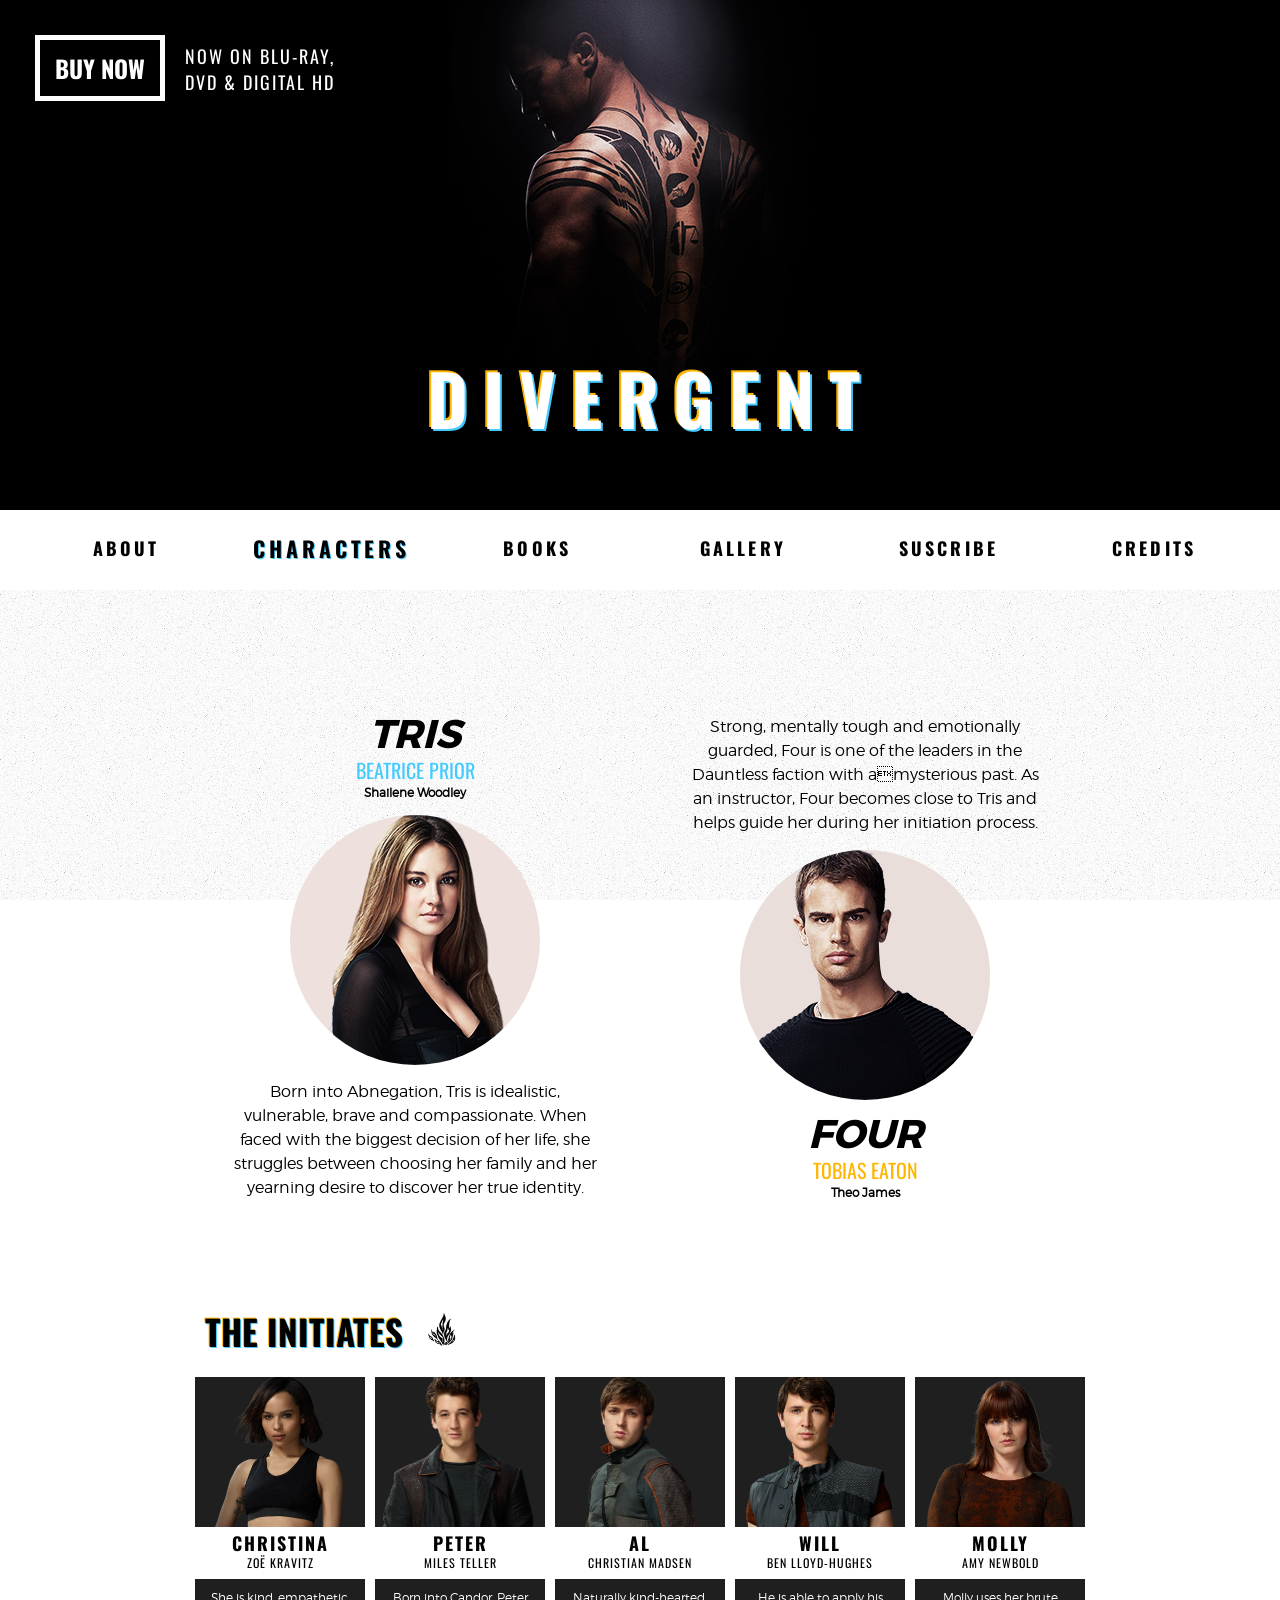
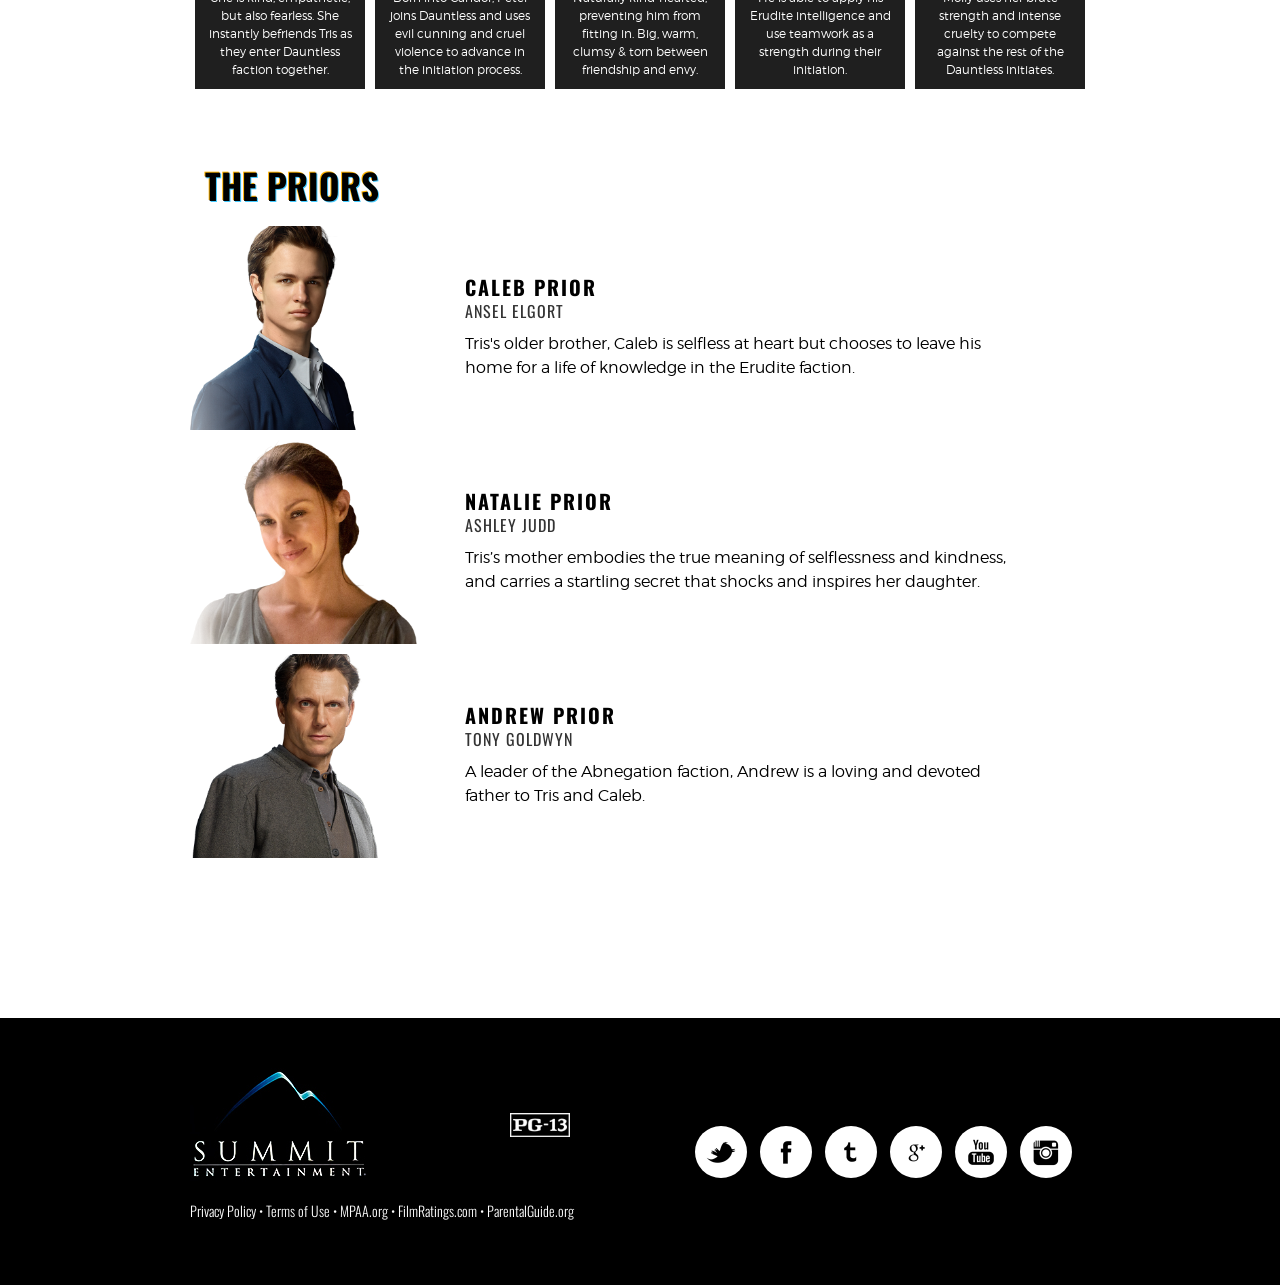
<file: divergent/characters.html>
<!doctype html>
<html>
<head>
<meta charset="utf-8">
<title>Characters | Divergent, The Trilogy</title>
 
<link href="media/factions/dauntless.png" rel="shortcut icon">
<meta name="viewport" content="width=device-width, initial-scale=1, maximum-scale=1">

<link href="css/normalize.css" rel="stylesheet">
<link href="css/style.css" rel="stylesheet">

<!-- RESPONSIVE NAV -->
<link href="responsiveNav/style.css" rel="stylesheet">
<script src="https://ajax.googleapis.com/ajax/libs/jquery/1.7.2/jquery.min.js"></script>
<script src="responsiveNav/respnav.js"></script>

<!-- STICKY NAV -->
<script src="stickyNav/sticky.js"></script>

<link href="css/responsive.css" rel="stylesheet">
<script src="js/jquery-1.11.1.min.js"></script>

</head>

<body>

  <header id="subHeader">
  
     <div id="subB">
    <p>Now on Blu-Ray, DVD & Digital HD</p>
    <h2><a href="#">Buy now</a></h2>
  </div>

  
    <hgroup>
      <h1>Divergent</h1>
    </hgroup>
    
    <div id="subBanner" class="iv"></div>
    
      <div id="sticky_navigation">
        <nav id="subNav"  class="demo_container clearfix">
          <ul class="clearfix">
            <li><a href="about.html" class="hvr-shutter-in-horizontal">About</a></li>
            <li><a href="#" class="active">Characters</a></li>
            <li><a href="books.html" class="hvr-shutter-in-horizontal">Books</a></li>
            <li><a href="gallery.html" class="hvr-shutter-in-horizontal">Gallery</a></li>
            <li><a href="suscribe.html" class="hvr-shutter-in-horizontal">Suscribe</a></li>
            <li><a href="credits.html" class="hvr-shutter-in-horizontal">Credits</a></li>
          </ul>
          <a href="#" id="pull">Menu</a>
        </nav>
      </div>
  
  </header>
  
  <div id="container">
  
   <div class="mainRow characters">
    <div id="tris">
      <div class="names">
        <i>Tris</i>
        <span>Beatrice Prior</span>
        <h6>Shailene Woodley</h6>
      </div>
      <div class="main bea"></div>
      <p>Born into Abnegation, Tris is idealistic, vulnerable, brave and compassionate. When faced with the biggest decision of her life, she struggles between choosing her family and her yearning desire to discover her true identity.</p>
    </div><!-- tris -->
  
    <div id="four">
    <p>Strong, mentally tough and emotionally guarded, Four is one of the leaders in the Dauntless faction with amysterious past. As an instructor, Four becomes close to Tris and helps guide her during her initiation process.</p>
      <div class="main tobias"></div>
      <div class="names">
        <i>Four</i>
        <span>Tobias Eaton</span>
        <h6>Theo James</h6>
      </div>  
    </div><!-- four -->
   </div>
  
  <div class="mainRow initiates">  
    <h3>The Initiates <img src="media/dauntless.png" alt="Dauntless Initiates"></h3>
  
    <div class="init">
      <img src="media/char/initiates/christina.png" alt="Christina">
      <b>Christina<br><span>Zoë Kravitz</span></b>
      <p>She is kind, empathetic, but also fearless. She instantly befriends Tris as they enter Dauntless faction together.</p>
    </div>
    
    <div class="init">
      <img src="media/char/initiates/peter.png" alt="Peter">
      <b>Peter<br><span>Miles Teller</span></b>
      <p>Born into Candor, Peter joins 
Dauntless and uses evil cunning and cruel 
violence to advance in the initiation process.</p>
    </div>
    
    <div class="init">
      <img src="media/char/initiates/al.png" alt="Al">
      <b>Al<br><span>Christian Madsen</span></b>
      <p>Naturally kind-hearted, preventing him from fitting in. Big, warm, clumsy & torn between friendship and envy.</p>
    </div>
    
    <div class="init">
      <img src="media/char/initiates/will.png" alt="Will">
      <b>Will<br><span>Ben Lloyd-Hughes</span></b>
      <p>He is able to apply his Erudite intelligence and use teamwork as a strength during their initiation.</p>
    </div>
    
    <div class="init">
      <img src="media/char/initiates/molly.png" alt="Molly">
      <b>Molly<br><span>Amy Newbold</span></b>
      <p>Molly uses her brute strength and intense cruelty to compete against the rest of the Dauntless initiates.</p>
    </div>
  
  </div><!-- mainRow -->
  
  <div class="mainRow priors">
  
    <h3>The Priors</h3>
    <div class="prior c">
      <p><b>Caleb Prior<br><span>Ansel Elgort</span></b>
      Tris's older brother, Caleb is selfless at heart but chooses to leave his home for a life of knowledge in the Erudite faction.</p>
      <div class="clearfix"></div>
    </div>
    <div class="prior n">    
      <p><b>Natalie Prior<br><span>Ashley Judd</span></b>
      Tris’s mother embodies the true meaning of selflessness and kindness, and carries a startling secret that shocks and inspires her daughter.</p>
      <div class="clearfix"></div>
    </div>
    <div class="prior a">
      <p><b>Andrew Prior<br><span>Tony Goldwyn</span></b>
      A leader of the Abnegation faction, Andrew is a loving and devoted father to Tris and Caleb.</p>
      <div class="clearfix"></div>
    </div>
  
  </div><!-- mainRow -->
  
  
  </div><!-- container -->
  
    <footer>
  
    <table id="fgroup">
      <tr>
        <td id="summit">
          <img src="media/summit.jpg" alt="Summit Entertainment">
        </td>
        <td id="pg">
          <img src="media/pg13.jpg" alt="PG-13">
        </td>
        <td id="social" rowspan="2">
          <a href="#"><img src="media/smicons/twitter.png" alt="Twitter"></a>
          <a href="#"><img src="media/smicons/facebook.png" alt="Facebook"></a>
          <a href="#"><img src="media/smicons/tumblr.png" alt="Tumblr"></a>
          <a href="#"><img src="media/smicons/google_plus.png" alt="Google Plus"></a>
          <a href="#"><img src="media/smicons/you-tube.png" alt="YouTube"></a>
          <a href="#"><img src="media/smicons/instagram.png" alt="Instagram"></a>
        </td>
      </tr>
      <tr>
        <td id="credits" colspan="2">
          <p><a href="#">Privacy Policy</a> &bull; <a href="#">Terms of Use</a> &bull; <a href="#">MPAA.org</a> &bull; <a href="#">FilmRatings.com</a> &bull; <a href="#">ParentalGuide.org</a></p>
        </td>
      </tr>
    </table>
  
<div class="clearfix"></div>
  </footer>


</body>
</html>
</file>
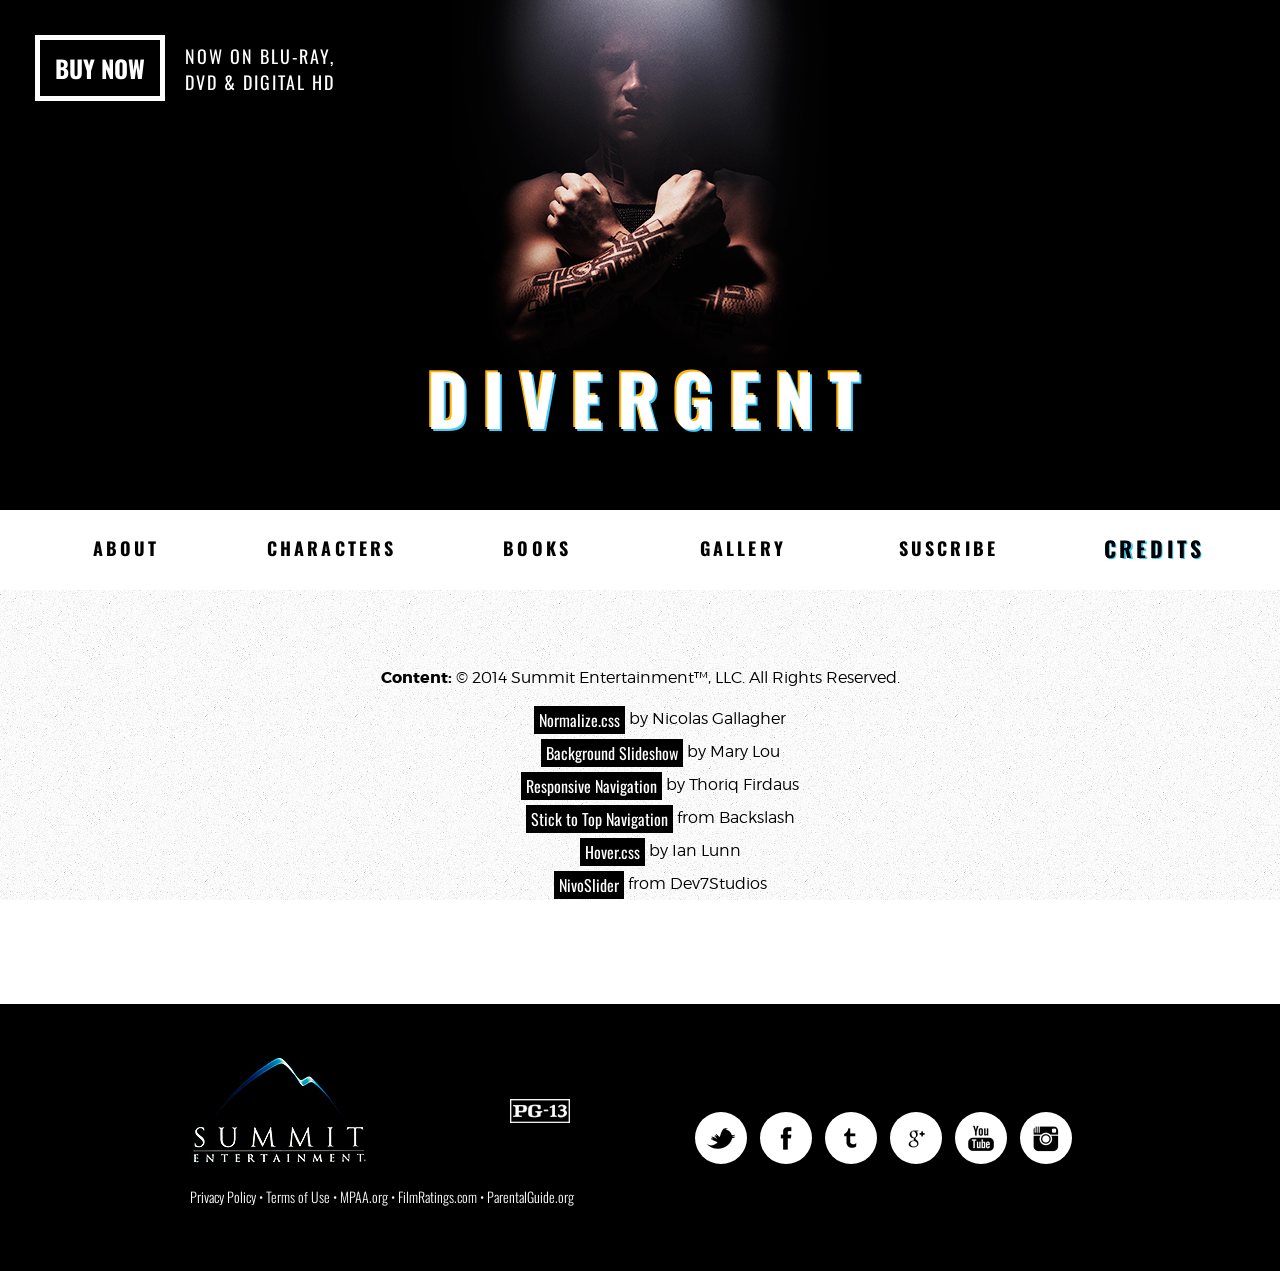
<file: divergent/credits.html>
<!doctype html>
<html>
<head>
<meta charset="utf-8">
<title>Credits | Divergent, The Trilogy</title>
 
<link href="media/factions/dauntless.png" rel="shortcut icon">
<meta name="viewport" content="width=device-width, initial-scale=1, maximum-scale=1">

<link href="css/normalize.css" rel="stylesheet">
<link href="css/style.css" rel="stylesheet">

<!-- RESPONSIVE NAV -->
<link href="responsiveNav/style.css" rel="stylesheet">
<script src="https://ajax.googleapis.com/ajax/libs/jquery/1.7.2/jquery.min.js"></script>
<script src="responsiveNav/respnav.js"></script>

<!-- STICKY NAV -->
<script src="stickyNav/sticky.js"></script>

<link href="css/responsive.css" rel="stylesheet">
<script src="js/jquery-1.11.1.min.js"></script>

</head>

<body>

  <header id="subHeader">
  
   <div id="subB">
     <p>Now on Blu-Ray, DVD & Digital HD</p>
     <h2><a href="#">Buy now</a></h2>
   </div>

  
    <hgroup>
      <h1>Divergent</h1>
    </hgroup>
    
    <div id="subBanner" class="eric"></div>
    
      <div id="sticky_navigation">
        <nav id="subNav"  class="demo_container clearfix">
          <ul class="clearfix">
            <li><a href="about.html" class="hvr-shutter-in-horizontal">About</a></li>
            <li><a href="characters.html" class="hvr-shutter-in-horizontal">Characters</a></li>
            <li><a href="books.html" class="hvr-shutter-in-horizontal">Books</a></li>
            <li><a href="gallery.html" class="hvr-shutter-in-horizontal">Gallery</a></li>
            <li><a href="suscribe.html" class="hvr-shutter-in-horizontal">Suscribe</a></li>
            <li><a href="#" class="active">Credits</a></li>
          </ul>
          <a href="#" id="pull">Menu</a>
        </nav>
      </div>
  
  </header>
  
  <div id="container" class="creds">
  
    <p><b>Content:</b> &copy; 2014 Summit Entertainment&trade;, LLC. All Rights Reserved.</p>
  <ul>
    <li><a target="_blank" href="http://necolas.github.io/normalize.css/" class="hvr-bounce-to-left">Normalize.css</a> by Nicolas Gallagher</li>
    <li><a target="_blank" href="http://tympanus.net/codrops/2012/01/02/fullscreen-background-image-slideshow-with-css3/" class="hvr-bounce-to-left">Background Slideshow</a> by Mary Lou</li>
    <li><a href="http://www.hongkiat.com/blog/responsive-web-nav" target="_blank" class="hvr-bounce-to-left">Responsive Navigation</a> by Thoriq Firdaus</li>
    <li><a target="_blank" href="http://www.backslash.gr/content/blog/webdevelopment/6-navigation-menu-that-stays-on-top-with-jquery" class="hvr-bounce-to-left">Stick to Top Navigation</a> from Backslash</li>    
    <li><a target="_blank" href="http://ianlunn.github.io/Hover/" class="hvr-bounce-to-left">Hover.css</a> by Ian Lunn</li>
    <li><a target="_blank" href="http://dev7studios.com/products/nivo-slider-wordpress-plugin/" class="hvr-bounce-to-left">NivoSlider</a> from Dev7Studios</li>
    
  </ul>


  </div><!-- container -->
  
    <footer>
  
    <table id="fgroup">
      <tr>
        <td id="summit">
          <img src="media/summit.jpg" alt="Summit Entertainment">
        </td>
        <td id="pg">
          <img src="media/pg13.jpg" alt="PG-13">
        </td>
        <td id="social" rowspan="2">
          <a href="#"><img src="media/smicons/twitter.png" alt="Twitter"></a>
          <a href="#"><img src="media/smicons/facebook.png" alt="Facebook"></a>
          <a href="#"><img src="media/smicons/tumblr.png" alt="Tumblr"></a>
          <a href="#"><img src="media/smicons/google_plus.png" alt="Google Plus"></a>
          <a href="#"><img src="media/smicons/you-tube.png" alt="YouTube"></a>
          <a href="#"><img src="media/smicons/instagram.png" alt="Instagram"></a>
        </td>
      </tr>
      <tr>
        <td id="credits" colspan="2">
          <p><a href="#">Privacy Policy</a> &bull; <a href="#">Terms of Use</a> &bull; <a href="#">MPAA.org</a> &bull; <a href="#">FilmRatings.com</a> &bull; <a href="#">ParentalGuide.org</a></p>
        </td>
      </tr>
    </table>
  
<div class="clearfix"></div>
  </footer>
  


</body>
</html>
</file>
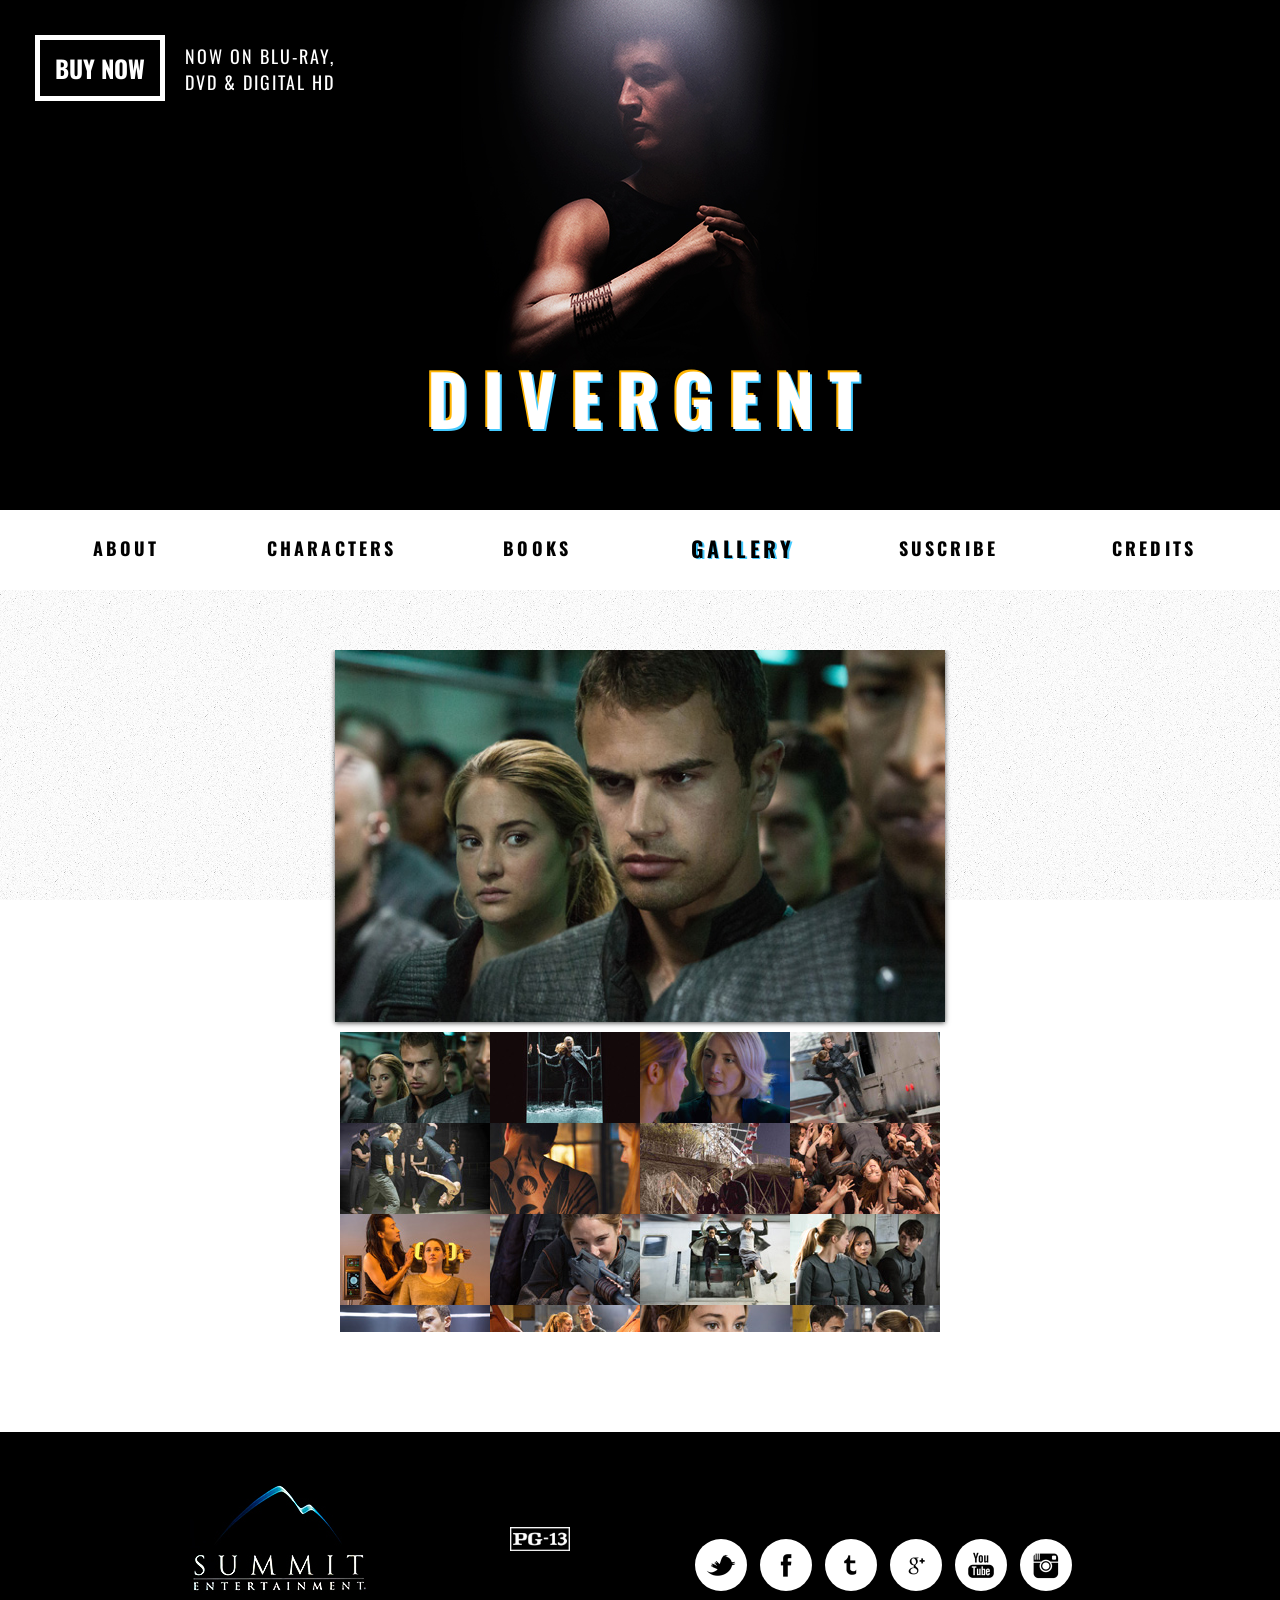
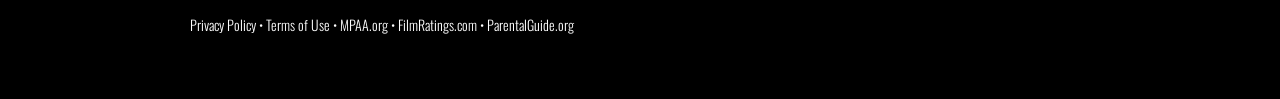
<file: divergent/gallery.html>
<!doctype html>
<html>
<head>
<meta charset="utf-8">
<title>Gallery | Divergent, The Trilogy</title>
 
<link href="media/factions/dauntless.png" rel="shortcut icon">
<meta name="viewport" content="width=device-width, initial-scale=1, maximum-scale=1">

<link href="css/normalize.css" rel="stylesheet">
<link href="css/style.css" rel="stylesheet">

<!-- RESPONSIVE NAV -->
<link href="responsiveNav/style.css" rel="stylesheet">
<script src="https://ajax.googleapis.com/ajax/libs/jquery/1.7.2/jquery.min.js"></script>
<script src="responsiveNav/respnav.js"></script>

<!-- STICKY NAV -->
<script src="stickyNav/sticky.js"></script>

<link href="css/responsive.css" rel="stylesheet">
<script src="js/jquery-1.11.1.min.js"></script>

<link href="nivoSlider/nivo-slider.css" rel="stylesheet">
<script src="nivoSlider/jquery.nivo.slider.pack.js"></script>
<link rel="stylesheet" href="nivoSlider/themes/default/default.css">

<script type="text/javascript">
$(window).load(function() {
    $('#slider').nivoSlider({
    effect: 'slideInRight',  
    animSpeed: 500,                 // Slide transition speed
    pauseTime: 3000,                // How long each slide will show
    directionNav: true,             // Next & Prev navigation
    controlNav: true,               // 1,2,3... navigation
    controlNavThumbs: true,        // Use thumbnails for Control Nav
    pauseOnHover: true,             // Stop animation while hovering
    manualAdvance: false,           // Force manual transitions
});

});
</script>

</head>

<body>

  <header id="subHeader">
  
  <div id="subB">
     <p>Now on Blu-Ray, DVD & Digital HD</p>
     <h2><a href="#">Buy now</a></h2>
   </div>
  
    <hgroup>
      <h1>Divergent</h1>
    </hgroup>
    
    <div id="subBanner" class="peter"></div>
    
      <div id="sticky_navigation">
        <nav id="subNav"  class="demo_container clearfix">
          <ul class="clearfix">
            <li><a href="about.html" class="hvr-shutter-in-horizontal">About</a></li>
            <li><a href="characters.html" class="hvr-shutter-in-horizontal">Characters</a></li>
            <li><a href="books.html" class="hvr-shutter-in-horizontal">Books</a></li>
            <li><a href="#" class="active">Gallery</a></li>
            <li><a href="suscribe.html" class="hvr-shutter-in-horizontal">Suscribe</a></li>
            <li><a href="credits.html" class="hvr-shutter-in-horizontal">Credits</a></li>
          </ul>
          <a href="#" id="pull">Menu</a>
        </nav>
      </div>
  
  </header>
  
  <div id="container">
  
  <div class="slider-wrapper theme-default">
    <div class="ribbon"></div>
  <div id="slider" class="nivoSlider">
    <img src="media/gallery/1.jpg" alt="" data-thumb="media/gallery/JPEG/1.jpg">
    <img src="media/gallery/2.jpg" alt="" data-thumb="media/gallery/JPEG/2.jpg">
    <img src="media/gallery/3.jpg" alt="" data-thumb="media/gallery/JPEG/3.jpg">
    <img src="media/gallery/4.jpg" alt="" data-thumb="media/gallery/JPEG/4.jpg">
    <img src="media/gallery/5.jpg" alt="" data-thumb="media/gallery/JPEG/5.jpg">
    <img src="media/gallery/6.jpg" alt="" data-thumb="media/gallery/JPEG/6.jpg">
    <img src="media/gallery/7.jpg" alt="" data-thumb="media/gallery/JPEG/7.jpg">
    <img src="media/gallery/8.jpg" alt="" data-thumb="media/gallery/JPEG/8.jpg">
    <img src="media/gallery/9.jpg" alt="" data-thumb="media/gallery/JPEG/9.jpg">
    <img src="media/gallery/10.jpg" alt="" data-thumb="media/gallery/JPEG/10.jpg">
    <img src="media/gallery/11.jpg" alt="" data-thumb="media/gallery/JPEG/11.jpg">
    <img src="media/gallery/12.jpg" alt="" data-thumb="media/gallery/JPEG/12.jpg">
    <img src="media/gallery/13.jpg" alt="" data-thumb="media/gallery/JPEG/13.jpg">
    <img src="media/gallery/14.jpg" alt="" data-thumb="media/gallery/JPEG/14.jpg">
    <img src="media/gallery/15.jpg" alt="" data-thumb="media/gallery/JPEG/15.jpg">
    <img src="media/gallery/16.jpg" alt="" data-thumb="media/gallery/JPEG/16.jpg">
    <img src="media/gallery/17.jpg" alt="" data-thumb="media/gallery/JPEG/17.jpg">
    <img src="media/gallery/18.jpg" alt="" data-thumb="media/gallery/JPEG/18.jpg">
    <img src="media/gallery/19.jpg" alt="" data-thumb="media/gallery/JPEG/19.jpg">
    <img src="media/gallery/20.jpg" alt="" data-thumb="media/gallery/JPEG/20.jpg">
    <img src="media/gallery/21.jpg" alt="" data-thumb="media/gallery/JPEG/21.jpg">
    <img src="media/gallery/22.jpg" alt="" data-thumb="media/gallery/JPEG/22.jpg">
    <img src="media/gallery/23.jpg" alt="" data-thumb="media/gallery/JPEG/23.jpg">
    <img src="media/gallery/24.jpg" alt="" data-thumb="media/gallery/JPEG/24.jpg">
   
</div>
</div>
  
  </div><!-- container -->
  
    <footer>
  
    <table id="fgroup">
      <tr>
        <td id="summit">
          <img src="media/summit.jpg" alt="Summit Entertainment">
        </td>
        <td id="pg">
          <img src="media/pg13.jpg" alt="PG-13">
        </td>
        <td id="social" rowspan="2">
          <a href="#"><img src="media/smicons/twitter.png" alt="Twitter"></a>
          <a href="#"><img src="media/smicons/facebook.png" alt="Facebook"></a>
          <a href="#"><img src="media/smicons/tumblr.png" alt="Tumblr"></a>
          <a href="#"><img src="media/smicons/google_plus.png" alt="Google Plus"></a>
          <a href="#"><img src="media/smicons/you-tube.png" alt="YouTube"></a>
          <a href="#"><img src="media/smicons/instagram.png" alt="Instagram"></a>
        </td>
      </tr>
      <tr>
        <td id="credits" colspan="2">
          <p><a href="#">Privacy Policy</a> &bull; <a href="#">Terms of Use</a> &bull; <a href="#">MPAA.org</a> &bull; <a href="#">FilmRatings.com</a> &bull; <a href="#">ParentalGuide.org</a></p>
        </td>
      </tr>
    </table>
  
<div class="clearfix"></div>
  </footer>
  


</body>
</html>
</file>
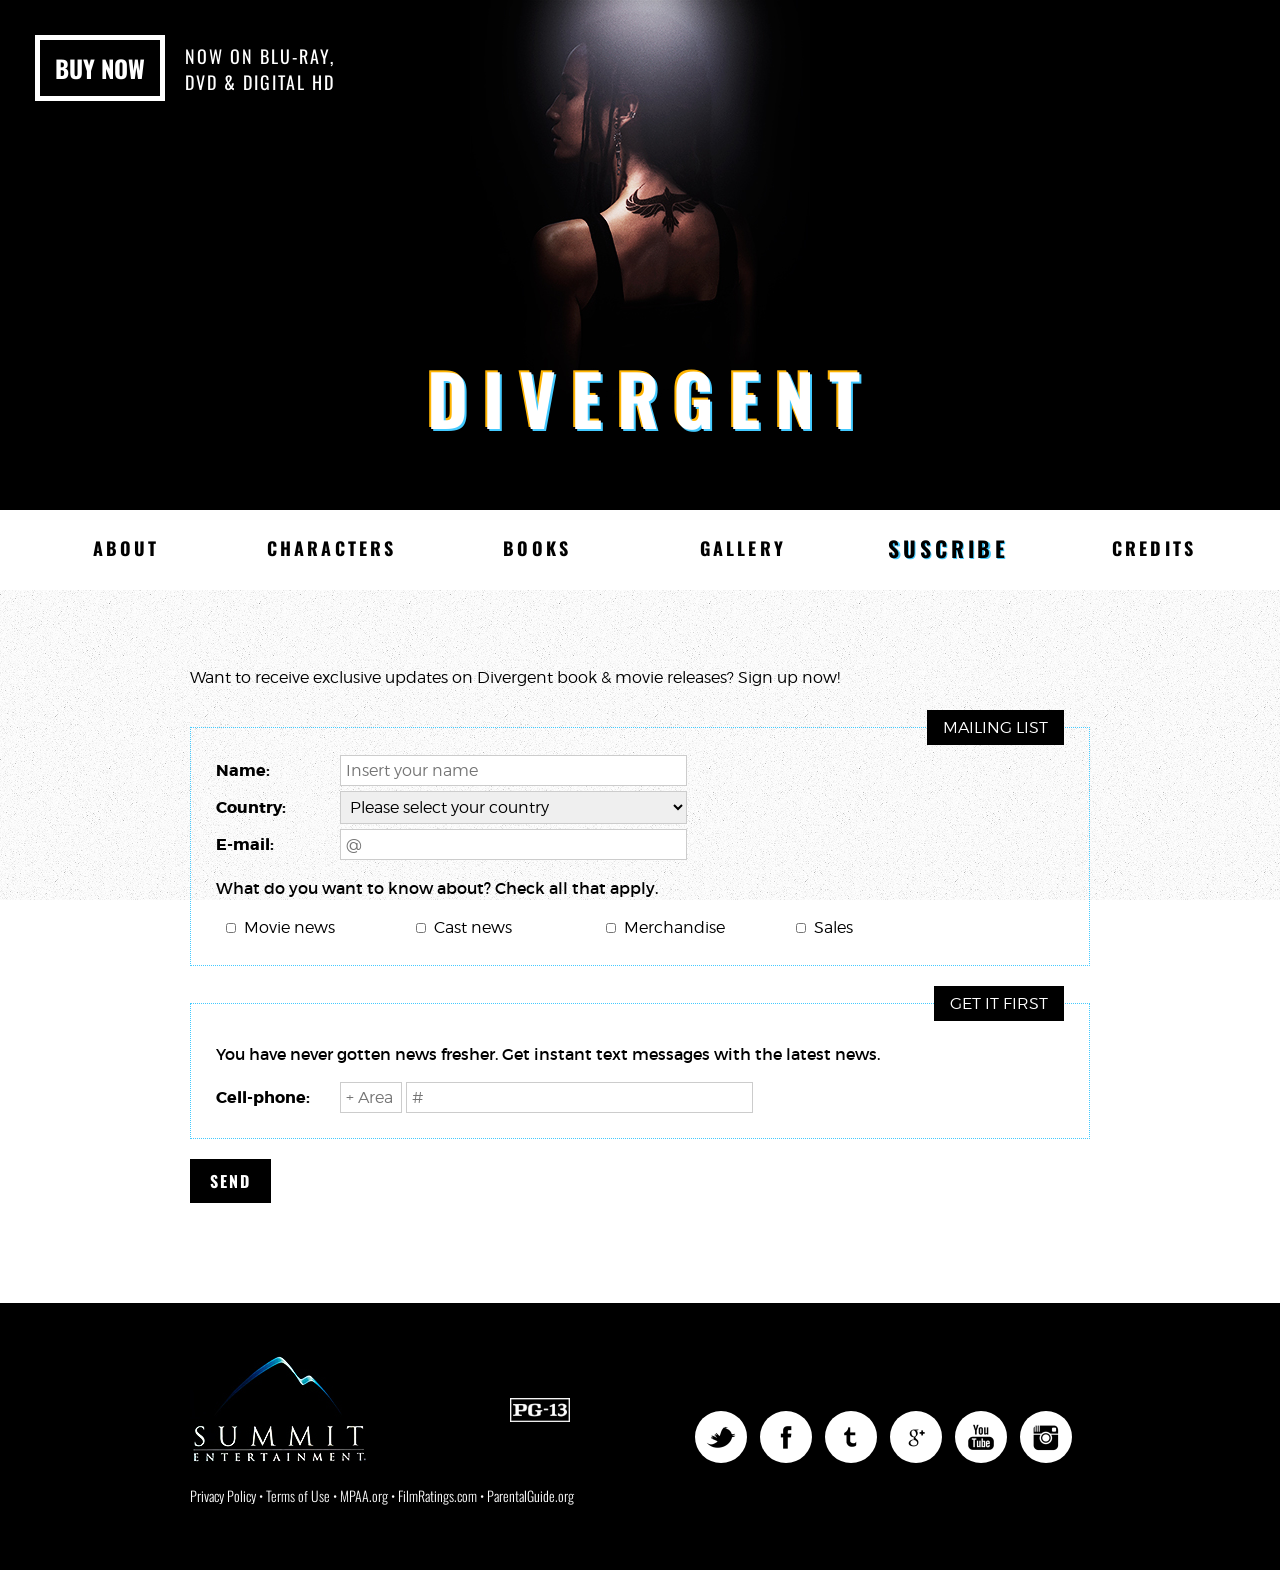
<file: divergent/suscribe.html>
<!doctype html>
<html>
<head>
<meta charset="utf-8">
<title>Suscribe | Divergent, The Trilogy</title>
 
<link href="media/factions/dauntless.png" rel="shortcut icon">
<meta name="viewport" content="width=device-width, initial-scale=1, maximum-scale=1">

<link href="css/normalize.css" rel="stylesheet">
<link href="css/style.css" rel="stylesheet">

<!-- RESPONSIVE NAV -->
<link href="responsiveNav/style.css" rel="stylesheet">
<script src="https://ajax.googleapis.com/ajax/libs/jquery/1.7.2/jquery.min.js"></script>
<script src="responsiveNav/respnav.js"></script>

<!-- STICKY NAV -->
<script src="stickyNav/sticky.js"></script>

<link href="css/responsive.css" rel="stylesheet">
<script src="js/jquery-1.11.1.min.js"></script>

</head>

<body>

  <header id="subHeader">
  
  <div id="subB">
     <p>Now on Blu-Ray, DVD & Digital HD</p>
     <h2><a href="#">Buy now</a></h2>
   </div>
  
    <hgroup>
      <h1>Divergent</h1>
    </hgroup>
    
    <div id="subBanner" class="tori"></div>
    
      <div id="sticky_navigation">
        <nav id="subNav"  class="demo_container clearfix">
          <ul class="clearfix">
            <li><a href="about.html" class="hvr-shutter-in-horizontal">About</a></li>
            <li><a href="characters.html" class="hvr-shutter-in-horizontal">Characters</a></li>
            <li><a href="books.html" class="hvr-shutter-in-horizontal">Books</a></li>
            <li><a href="gallery.html" class="hvr-shutter-in-horizontal">Gallery</a></li>
            <li><a href="#" class="active">Suscribe</a></li>
            <li><a href="credits.html" class="hvr-shutter-in-horizontal">Credits</a></li>
          </ul>
          <a href="#" id="pull">Menu</a>
        </nav>
      </div>
  
  </header>
  
  <div id="container" class="sub">
  
     <p>Want to receive exclusive updates on Divergent book & movie releases? Sign up now!</p>
     
     <div class="formA"> 
        <form method="post" action="#">
          <fieldset>
            <legend>Mailing List</legend>
        
          <div>
            <label for="nombres">Name:</label>
            <input type="text" id="nombres" name="nombres" placeholder="Insert your name" required>
          </div>
          <div>
          <label for="country">Country:</label>
          <select name="country">
<option value="" class="country">Please select your country</option>
<option value="Afganistan">Afghanistan</option>
<option value="Albania">Albania</option>
<option value="Algeria">Algeria</option>
<option value="American Samoa">American Samoa</option>
<option value="Andorra">Andorra</option>
<option value="Angola">Angola</option>
<option value="Anguilla">Anguilla</option>
<option value="Antigua &amp; Barbuda">Antigua &amp; Barbuda</option>
<option value="Argentina">Argentina</option>
<option value="Armenia">Armenia</option>
<option value="Aruba">Aruba</option>
<option value="Australia">Australia</option>
<option value="Austria">Austria</option>
<option value="Azerbaijan">Azerbaijan</option>
<option value="Bahamas">Bahamas</option>
<option value="Bahrain">Bahrain</option>
<option value="Bangladesh">Bangladesh</option>
<option value="Barbados">Barbados</option>
<option value="Belarus">Belarus</option>
<option value="Belgium">Belgium</option>
<option value="Belize">Belize</option>
<option value="Benin">Benin</option>
<option value="Bermuda">Bermuda</option>
<option value="Bhutan">Bhutan</option>
<option value="Bolivia">Bolivia</option>
<option value="Bonaire">Bonaire</option>
<option value="Bosnia &amp; Herzegovina">Bosnia &amp; Herzegovina</option>
<option value="Botswana">Botswana</option>
<option value="Brazil">Brazil</option>
<option value="British Indian Ocean Ter">British Indian Ocean Ter</option>
<option value="Brunei">Brunei</option>
<option value="Bulgaria">Bulgaria</option>
<option value="Burkina Faso">Burkina Faso</option>
<option value="Burundi">Burundi</option>
<option value="Cambodia">Cambodia</option>
<option value="Cameroon">Cameroon</option>
<option value="Canada">Canada</option>
<option value="Canary Islands">Canary Islands</option>
<option value="Cape Verde">Cape Verde</option>
<option value="Cayman Islands">Cayman Islands</option>
<option value="Central African Republic">Central African Republic</option>
<option value="Chad">Chad</option>
<option value="Channel Islands">Channel Islands</option>
<option value="Chile">Chile</option>
<option value="China">China</option>
<option value="Christmas Island">Christmas Island</option>
<option value="Cocos Island">Cocos Island</option>
<option value="Colombia">Colombia</option>
<option value="Comoros">Comoros</option>
<option value="Congo">Congo</option>
<option value="Cook Islands">Cook Islands</option>
<option value="Costa Rica">Costa Rica</option>
<option value="Cote DIvoire">Cote D'Ivoire</option>
<option value="Croatia">Croatia</option>
<option value="Cuba">Cuba</option>
<option value="Curaco">Curacao</option>
<option value="Cyprus">Cyprus</option>
<option value="Czech Republic">Czech Republic</option>
<option value="Denmark">Denmark</option>
<option value="Djibouti">Djibouti</option>
<option value="Dominica">Dominica</option>
<option value="Dominican Republic">Dominican Republic</option>
<option value="East Timor">East Timor</option>
<option value="Ecuador">Ecuador</option>
<option value="Egypt">Egypt</option>
<option value="El Salvador">El Salvador</option>
<option value="Equatorial Guinea">Equatorial Guinea</option>
<option value="Eritrea">Eritrea</option>
<option value="Estonia">Estonia</option>
<option value="Ethiopia">Ethiopia</option>
<option value="Falkland Islands">Falkland Islands</option>
<option value="Faroe Islands">Faroe Islands</option>
<option value="Fiji">Fiji</option>
<option value="Finland">Finland</option>
<option value="France">France</option>
<option value="French Guiana">French Guiana</option>
<option value="French Polynesia">French Polynesia</option>
<option value="French Southern Ter">French Southern Ter</option>
<option value="Gabon">Gabon</option>
<option value="Gambia">Gambia</option>
<option value="Georgia">Georgia</option>
<option value="Germany">Germany</option>
<option value="Ghana">Ghana</option>
<option value="Gibraltar">Gibraltar</option>
<option value="Great Britain">Great Britain</option>
<option value="Greece">Greece</option>
<option value="Greenland">Greenland</option>
<option value="Grenada">Grenada</option>
<option value="Guadeloupe">Guadeloupe</option>
<option value="Guam">Guam</option>
<option value="Guatemala">Guatemala</option>
<option value="Guinea">Guinea</option>
<option value="Guyana">Guyana</option>
<option value="Haiti">Haiti</option>
<option value="Hawaii">Hawaii</option>
<option value="Honduras">Honduras</option>
<option value="Hong Kong">Hong Kong</option>
<option value="Hungary">Hungary</option>
<option value="Iceland">Iceland</option>
<option value="India">India</option>
<option value="Indonesia">Indonesia</option>
<option value="Iran">Iran</option>
<option value="Iraq">Iraq</option>
<option value="Ireland">Ireland</option>
<option value="Isle of Man">Isle of Man</option>
<option value="Israel">Israel</option>
<option value="Italy">Italy</option>
<option value="Jamaica">Jamaica</option>
<option value="Japan">Japan</option>
<option value="Jordan">Jordan</option>
<option value="Kazakhstan">Kazakhstan</option>
<option value="Kenya">Kenya</option>
<option value="Kiribati">Kiribati</option>
<option value="Korea North">Korea North</option>
<option value="Korea Sout">Korea South</option>
<option value="Kuwait">Kuwait</option>
<option value="Kyrgyzstan">Kyrgyzstan</option>
<option value="Laos">Laos</option>
<option value="Latvia">Latvia</option>
<option value="Lebanon">Lebanon</option>
<option value="Lesotho">Lesotho</option>
<option value="Liberia">Liberia</option>
<option value="Libya">Libya</option>
<option value="Liechtenstein">Liechtenstein</option>
<option value="Lithuania">Lithuania</option>
<option value="Luxembourg">Luxembourg</option>
<option value="Macau">Macau</option>
<option value="Macedonia">Macedonia</option>
<option value="Madagascar">Madagascar</option>
<option value="Malaysia">Malaysia</option>
<option value="Malawi">Malawi</option>
<option value="Maldives">Maldives</option>
<option value="Mali">Mali</option>
<option value="Malta">Malta</option>
<option value="Marshall Islands">Marshall Islands</option>
<option value="Martinique">Martinique</option>
<option value="Mauritania">Mauritania</option>
<option value="Mauritius">Mauritius</option>
<option value="Mayotte">Mayotte</option>
<option value="Mexico">Mexico</option>
<option value="Midway Islands">Midway Islands</option>
<option value="Moldova">Moldova</option>
<option value="Monaco">Monaco</option>
<option value="Mongolia">Mongolia</option>
<option value="Montserrat">Montserrat</option>
<option value="Morocco">Morocco</option>
<option value="Mozambique">Mozambique</option>
<option value="Myanmar">Myanmar</option>
<option value="Nambia">Nambia</option>
<option value="Nauru">Nauru</option>
<option value="Nepal">Nepal</option>
<option value="Netherland Antilles">Netherland Antilles</option>
<option value="Netherlands">Netherlands (Holland, Europe)</option>
<option value="Nevis">Nevis</option>
<option value="New Caledonia">New Caledonia</option>
<option value="New Zealand">New Zealand</option>
<option value="Nicaragua">Nicaragua</option>
<option value="Niger">Niger</option>
<option value="Nigeria">Nigeria</option>
<option value="Niue">Niue</option>
<option value="Norfolk Island">Norfolk Island</option>
<option value="Norway">Norway</option>
<option value="Oman">Oman</option>
<option value="Pakistan">Pakistan</option>
<option value="Palau Island">Palau Island</option>
<option value="Palestine">Palestine</option>
<option value="Panama">Panama</option>
<option value="Papua New Guinea">Papua New Guinea</option>
<option value="Paraguay">Paraguay</option>
<option value="Peru">Peru</option>
<option value="Phillipines">Philippines</option>
<option value="Pitcairn Island">Pitcairn Island</option>
<option value="Poland">Poland</option>
<option value="Portugal">Portugal</option>
<option value="Puerto Rico">Puerto Rico</option>
<option value="Qatar">Qatar</option>
<option value="Republic of Montenegro">Republic of Montenegro</option>
<option value="Republic of Serbia">Republic of Serbia</option>
<option value="Reunion">Reunion</option>
<option value="Romania">Romania</option>
<option value="Russia">Russia</option>
<option value="Rwanda">Rwanda</option>
<option value="St Barthelemy">St Barthelemy</option>
<option value="St Eustatius">St Eustatius</option>
<option value="St Helena">St Helena</option>
<option value="St Kitts-Nevis">St Kitts-Nevis</option>
<option value="St Lucia">St Lucia</option>
<option value="St Maarten">St Maarten</option>
<option value="St Pierre &amp; Miquelon">St Pierre &amp; Miquelon</option>
<option value="St Vincent &amp; Grenadines">St Vincent &amp; Grenadines</option>
<option value="Saipan">Saipan</option>
<option value="Samoa">Samoa</option>
<option value="Samoa American">Samoa American</option>
<option value="San Marino">San Marino</option>
<option value="Sao Tome &amp; Principe">Sao Tome &amp; Principe</option>
<option value="Saudi Arabia">Saudi Arabia</option>
<option value="Senegal">Senegal</option>
<option value="Serbia">Serbia</option>
<option value="Seychelles">Seychelles</option>
<option value="Sierra Leone">Sierra Leone</option>
<option value="Singapore">Singapore</option>
<option value="Slovakia">Slovakia</option>
<option value="Slovenia">Slovenia</option>
<option value="Solomon Islands">Solomon Islands</option>
<option value="Somalia">Somalia</option>
<option value="South Africa">South Africa</option>
<option value="Spain">Spain</option>
<option value="Sri Lanka">Sri Lanka</option>
<option value="Sudan">Sudan</option>
<option value="Suriname">Suriname</option>
<option value="Swaziland">Swaziland</option>
<option value="Sweden">Sweden</option>
<option value="Switzerland">Switzerland</option>
<option value="Syria">Syria</option>
<option value="Tahiti">Tahiti</option>
<option value="Taiwan">Taiwan</option>
<option value="Tajikistan">Tajikistan</option>
<option value="Tanzania">Tanzania</option>
<option value="Thailand">Thailand</option>
<option value="Togo">Togo</option>
<option value="Tokelau">Tokelau</option>
<option value="Tonga">Tonga</option>
<option value="Trinidad &amp; Tobago">Trinidad &amp; Tobago</option>
<option value="Tunisia">Tunisia</option>
<option value="Turkey">Turkey</option>
<option value="Turkmenistan">Turkmenistan</option>
<option value="Turks &amp; Caicos Is">Turks &amp; Caicos Is</option>
<option value="Tuvalu">Tuvalu</option>
<option value="Uganda">Uganda</option>
<option value="Ukraine">Ukraine</option>
<option value="United Arab Erimates">United Arab Emirates</option>
<option value="United Kingdom">United Kingdom</option>
<option value="United States of America">United States of America</option>
<option value="Uraguay">Uruguay</option>
<option value="Uzbekistan">Uzbekistan</option>
<option value="Vanuatu">Vanuatu</option>
<option value="Vatican City State">Vatican City State</option>
<option value="Venezuela">Venezuela</option>
<option value="Vietnam">Vietnam</option>
<option value="Virgin Islands (Brit)">Virgin Islands (Brit)</option>
<option value="Virgin Islands (USA)">Virgin Islands (USA)</option>
<option value="Wake Island">Wake Island</option>
<option value="Wallis &amp; Futana Is">Wallis &amp; Futana Is</option>
<option value="Yemen">Yemen</option>
<option value="Zaire">Zaire</option>
<option value="Zambia">Zambia</option>
<option value="Zimbabwe">Zimbabwe</option>
</select>       
           <div>
            <label for="correo">E-mail:</label>
            <input type="email"s id="correo" name="correo" placeholder="@" required>
          </div>
          
          <p>What do you want to know about? Check all that apply.</p>
           <div class="check">
           <input type="checkbox" name="interest" value="mnews"><p>Movie news</p>
           </div>
           <div class="check">
           <input type="checkbox" name="interest" value="cnews"><p>Cast news</p>
           </div>
           <div class="check">
           <input type="checkbox" name="interest" value="merch"><p>Merchandise</p>
           </div>
           <div class="check">
           <input type="checkbox" name="interest" value="sales"><p>Sales</p>
           </div>
          </fieldset>
           
          <fieldset>
          <p>You have never gotten news fresher. Get instant text messages with the latest news.</p>
            <legend>Get it first</legend>
            <div>
            <label for="telefono">Cell-phone:</label>
            <input type="text" id="area" name="area" maxlength="3" placeholder="+ Area">
            <input type="tel" id="telefono" name="telefono" placeholder="#">
          </div>
          </fieldset>
          <div>
          <input type="submit" id="enviar" name="enviar" value="Send">
          </div>
        </form>
      </div><!--formA -->
  
  </div><!-- container -->
  
    <footer>
  
    <table id="fgroup">
      <tr>
        <td id="summit">
          <img src="media/summit.jpg" alt="Summit Entertainment">
        </td>
        <td id="pg">
          <img src="media/pg13.jpg" alt="PG-13">
        </td>
        <td id="social" rowspan="2">
          <a href="#"><img src="media/smicons/twitter.png" alt="Twitter"></a>
          <a href="#"><img src="media/smicons/facebook.png" alt="Facebook"></a>
          <a href="#"><img src="media/smicons/tumblr.png" alt="Tumblr"></a>
          <a href="#"><img src="media/smicons/google_plus.png" alt="Google Plus"></a>
          <a href="#"><img src="media/smicons/you-tube.png" alt="YouTube"></a>
          <a href="#"><img src="media/smicons/instagram.png" alt="Instagram"></a>
        </td>
      </tr>
      <tr>
        <td id="credits" colspan="2">
          <p><a href="#">Privacy Policy</a> &bull; <a href="#">Terms of Use</a> &bull; <a href="#">MPAA.org</a> &bull; <a href="#">FilmRatings.com</a> &bull; <a href="#">ParentalGuide.org</a></p>
        </td>
      </tr>
    </table>
  
<div class="clearfix"></div>
  </footer>
  
</body>
</html>
</file>
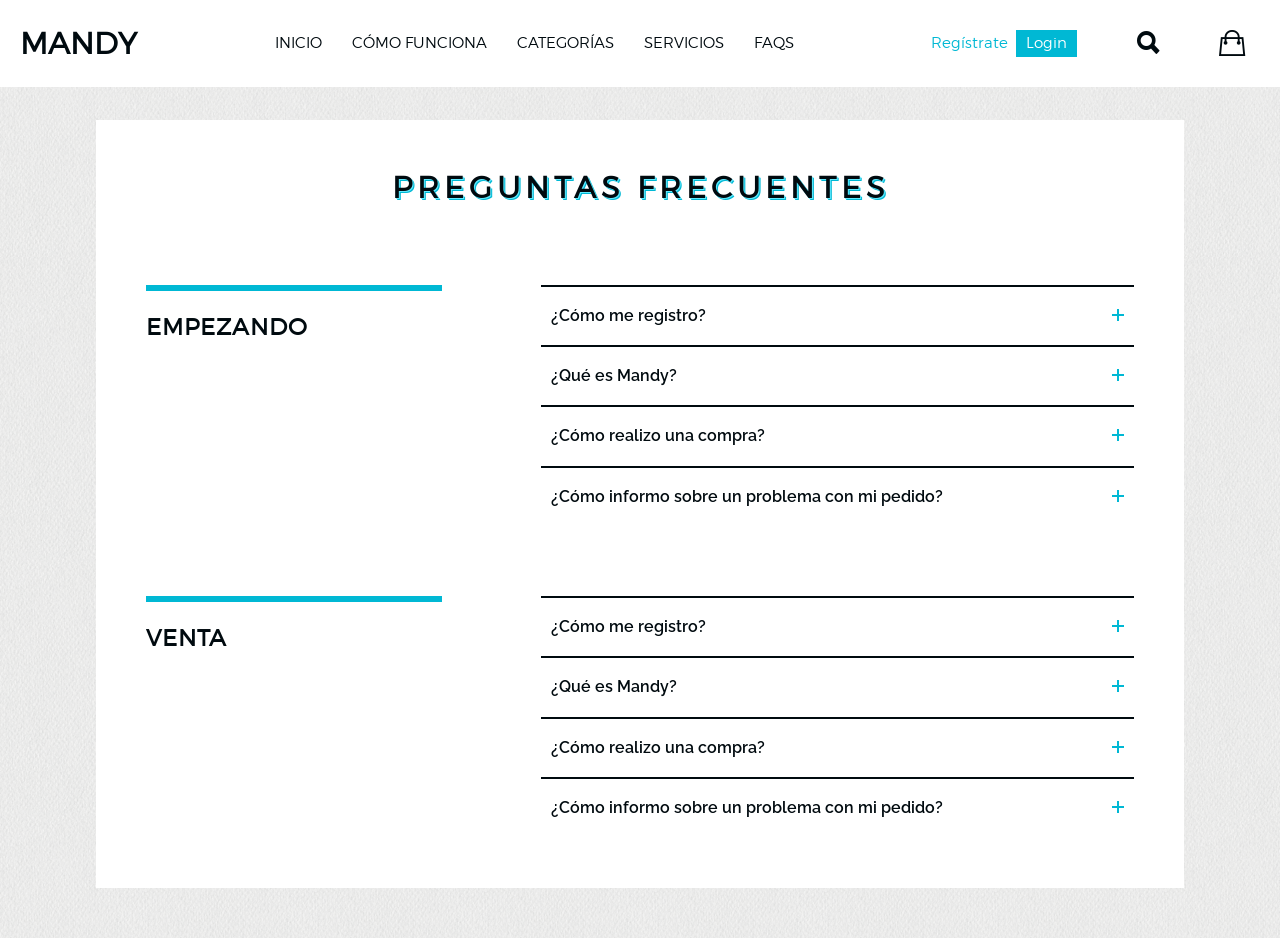
<file: mandy/faqs.html>
<!DOCTYPE html>
<html>
  <head>
    <meta charset="utf-8">
    <meta name="viewport" content="width=device-width, initial-scale=1">

    <link href="css/normalize.css" rel="stylesheet">
    <link href="css/ionicons-2.0.1/css/ionicons.min.css" rel="stylesheet">
    <link href="css/style.css" rel="stylesheet">

    <title>Mandy.com - Compra arte independiente local</title>
  </head>
  <body>

    <!-- HEADER -->

		<header class="main-header">

			<input type="checkbox" id="open-nav">

			<label for="open-nav" class="toggle-nav">
				<span class="ion-navicon-round"></span>
			</label>

			<a href="index.html" class="logo-title">
				<h1>Mandy</h1>
			</a>

			<!-- NAV -->

			<nav class="main-nav">

				<label class="close-nav" for="open-nav">
					<span class="ion-chevron-left"></span>
				</label>

				<a href="#" class="shopping-bag sb-mobile">
					<span class="ion-bag"></span>
				</a>

				<ul>
					<li><a href="index.html">Inicio</a></li>
					<li><a href="#">Cómo funciona</a></li>
					<li><a href="#">Categorías</a></li>
					<li><a href="#">Servicios</a></li>
					<li><a href="faqs.html">FAQs</a></li>
				</ul>

				<span class="registro-mobile">
					<a href="login.html" class="log-in-mobile">Login</a>
					<a href="registro.html">
						¿Aún no tienes cuenta?<br><u>Regístrate.</u>
					</a>
				</span>

			</nav>

			<div class="icon-nav">

				<input type="checkbox" id="open-search">

				<div class="links-desktop">
					<a href="registro.html">Regístrate</a>
					<a href="login.html" class="log-in-desktop">Login</a>
				</div>

				<form action="" method="get" class="top-searchbar">
					<input type="text" name="top-searchbar" placeholder="¿Qué estás buscando?">
					<!-- <input type="submit" name="search" value="Ir"> -->
				</form>

				<label for="open-search" class="top-search">
						<span class="ion-search"></span>
				</label>

				<a href="#" class="shopping-bag sb-desktop">
					<span class="ion-bag"></span>
				</a>

			</div>

		</header>

  <body>

    <!-- contenido de la seccion -->

    <div class="page-container">

      <h2>Preguntas frecuentes</h2>

      <article class="grupo-faqs">
        <div class="titulo-grupo">
          <h3>Empezando</h3>
        </div>
          <div>
            <input type="checkbox" id="pregunta1" class="abrir-pregunta">
            <label for="pregunta1" class="pregunta">
              ¿Cómo me registro? <span class="ion-plus"></span><span class="ion-minus"></span>
            </label>
            <div class="respuesta">
              <p>Para registrarse en el sitio es necesario seguir el link "Registrarse" que se encuentra en la página principal. En la nueva página tendrás que completar los campos obligatorios y elegir una contraseña personal de acceso y luego hacer click en "Registrarme" en el fondo de la página y luego confirmar en la nueva página los datos que se han registrado.</p>
              <p>  A la brevedad, recibirás un e-mail a la dirección de correo electrónico que indicaste para confirmar que has sido registrado. Desde este momento podrás acceder cada vez que lo desees a tu área personal simplemente introduciendo tus datos de acceso, nombre de usuario y contraseña, en el espacio de login en la página principal. Te recordamos que el nombre de usuario es su dirección de e-mail. </p>
            </div>
          </div>

          <div>
            <input type="checkbox" id="pregunta2" class="abrir-pregunta">
            <label for="pregunta2" class="pregunta">
              ¿Qué es Mandy? <span class="ion-plus"></span><span class="ion-minus"></span>
            </label>
            <div class="respuesta">
              <p>Somos un mercado de productos hechos a mano, artículos vintage y materiales para artesanía. Mnady está hecha de tiendas propiedad de creadores, artistas y coleccionistas de todo el mundo.</p>
              <p>Lorem ipsum dolor sit amet, consectetur adipisicing elit, sed do eiusmod tempor incididunt ut labore et dolore magna aliqua. Ut enim ad minim veniam, quis nostrud exercitation ullamco laboris nisi ut aliquip ex ea commodo consequat. Duis aute irure dolor in reprehenderit in voluptate velit esse cillum dolore eu fugiat nulla pariatur. Excepteur sint occaecat cupidatat non proident, sunt in culpa qui officia deserunt mollit anim id est laborum. </p>
            </div>
          </div>

          <div>
            <input type="checkbox" id="pregunta3" class="abrir-pregunta">
            <label for="pregunta3" class="pregunta">
              ¿Cómo realizo una compra? <span class="ion-plus"></span><span class="ion-minus"></span>
            </label>
            <div class="respuesta">
              <p>Cuando encuentres un artículo que quieras comprar, sigue estos pasos:</p>
              <p> Haz clic en Añadir al carro en la página del anuncio del artículo.</p>
              <p> Si el artículo que quieres comprar tiene opciones para elegir (como talla, color o forma), tendrás que seleccionar cada opción antes de poder añadirlo al carro.</p>
              <p>Accede a tu carro en cualquier momento haciendo clic en el icono del carro que verás en la esquina superior derecha del sitio. A partir de ahí, procede a realizar el pago o continúa comprando otros artículos.</p>
            </div>
          </div>

          <div>
            <input type="checkbox" id="pregunta4" class="abrir-pregunta">
            <label for="pregunta4" class="pregunta">
              ¿Cómo informo sobre un problema con mi pedido? <span class="ion-plus"></span><span class="ion-minus"></span>
            </label>
            <div class="respuesta">
              <p>Mandy es un mercado constituido por vendedores individuales que llevan sus propias tiendas. Cada vendedor es responsable de sus propias políticas respecto a envíos, reembolsos y devoluciones, así como de responder preguntas sobre su tienda y sus productos.</p>

              <p>Si quieres devolver un artículo o recibir un reembolso, o si tienes problemas en general con un pedido, lo primero que te recomendamos es que te pongas directamente en contacto con el vendedor. Si no consigues ponerte en contacto con el vendedor o resolver directamente el problema con él, sigue estos pasos para abrir un caso.</p>
            </div>
          </div>
      </article>

      <article class="grupo-faqs">
        <div class="titulo-grupo">
          <h3>Venta</h3>
        </div>
          <div>
            <input type="checkbox" id="pregunta5" class="abrir-pregunta">
            <label for="pregunta5" class="pregunta">
              ¿Cómo me registro? <span class="ion-plus"></span><span class="ion-minus"></span>
            </label>
            <div class="respuesta">
              <p>Para registrarse en el sitio es necesario seguir el link "Registrarse" que se encuentra en la página principal. En la nueva página tendrás que completar los campos obligatorios y elegir una contraseña personal de acceso y luego hacer click en "Registrarme" en el fondo de la página y luego confirmar en la nueva página los datos que se han registrado.</p>
              <p>  A la brevedad. recibirás un e-mail a la dirección de correo electrónico que indicaste para confirmar que has sido registrado. Desde este momento podrás acceder cada vez que lo desees a tu área personal simplemente introduciendo tus datos de acceso, nombre de usuario y contraseña, en el espacio de login en la página principal. Te recordamos que el nombre de usuario es su dirección de e-mail. </p>
            </div>
          </div>

          <div>
            <input type="checkbox" id="pregunta6" class="abrir-pregunta">
            <label for="pregunta6" class="pregunta">
              ¿Qué es Mandy? <span class="ion-plus"></span><span class="ion-minus"></span>
            </label>
            <div class="respuesta">
              <p>Somos un mercado de productos hechos a mano, artículos vintage y materiales para artesanía. Mnady está hecha de tiendas propiedad de creadores, artistas y coleccionistas de todo el mundo.</p>
              <p>Lorem ipsum dolor sit amet, consectetur adipisicing elit, sed do eiusmod tempor incididunt ut labore et dolore magna aliqua. Ut enim ad minim veniam, quis nostrud exercitation ullamco laboris nisi ut aliquip ex ea commodo consequat. Duis aute irure dolor in reprehenderit in voluptate velit esse cillum dolore eu fugiat nulla pariatur. Excepteur sint occaecat cupidatat non proident, sunt in culpa qui officia deserunt mollit anim id est laborum. </p>
            </div>
          </div>

          <div>
            <input type="checkbox" id="pregunta7" class="abrir-pregunta">
            <label for="pregunta7" class="pregunta">
              ¿Cómo realizo una compra? <span class="ion-plus"></span><span class="ion-minus"></span>
            </label>
            <div class="respuesta">
              <p>Cuando encuentres un artículo que quieras comprar, sigue estos pasos:</p>
              <p> Haz clic en Añadir al carro en la página del anuncio del artículo.</p>
              <p> Si el artículo que quieres comprar tiene opciones para elegir (como talla, color o forma), tendrás que seleccionar cada opción antes de poder añadirlo al carro.</p>
              <p>Accede a tu carro en cualquier momento haciendo clic en el icono del carro que verás en la esquina superior derecha del sitio. A partir de ahí, procede a realizar el pago o continúa comprando otros artículos.</p>
            </div>
          </div>

          <div>
            <input type="checkbox" id="pregunta8" class="abrir-pregunta">
            <label for="pregunta8" class="pregunta">
              ¿Cómo informo sobre un problema con mi pedido? <span class="ion-plus"></span><span class="ion-minus"></span>
            </label>
            <div class="respuesta">
              <p>Mandy es un mercado constituido por vendedores individuales que llevan sus propias tiendas. Cada vendedor es responsable de sus propias políticas respecto a envíos, reembolsos y devoluciones, así como de responder preguntas sobre su tienda y sus productos.</p>

              <p>Si quieres devolver un artículo o recibir un reembolso, o si tienes problemas en general con un pedido, lo primero que te recomendamos es que te pongas directamente en contacto con el vendedor. Si no consigues ponerte en contacto con el vendedor o resolver directamente el problema con él, sigue estos pasos para abrir un caso.</p>
            </div>
          </div>
      </article>

    </div>

  </body>
</html>
</file>
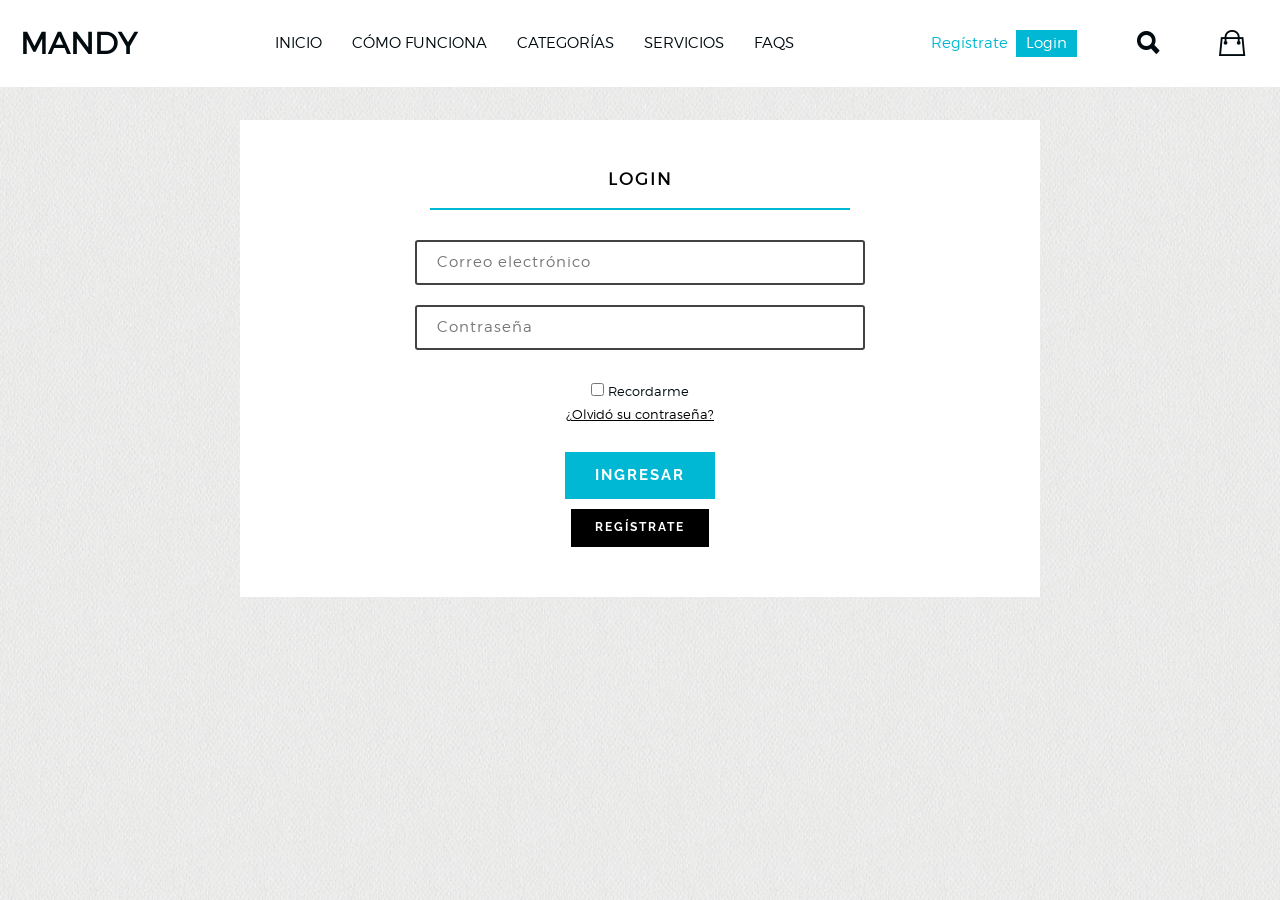
<file: mandy/login.html>
<!DOCTYPE html>
<html>
  <head>
    <meta charset="utf-8">
    <meta name="viewport" content="width=device-width, initial-scale=1">

    <link href="css/normalize.css" rel="stylesheet">
    <link href="css/ionicons-2.0.1/css/ionicons.min.css" rel="stylesheet">
    <link href="css/style.css" rel="stylesheet">

    <title>Mandy.com - Compra arte independiente local</title>
  </head>
  <body>

    <!-- HEADER -->

		<header class="main-header">

			<input type="checkbox" id="open-nav">

			<label for="open-nav" class="toggle-nav">
				<span class="ion-navicon-round"></span>
			</label>

			<a href="index.html" class="logo-title">
				<h1>Mandy</h1>
			</a>

			<!-- NAV -->

			<nav class="main-nav">

				<label class="close-nav" for="open-nav">
					<span class="ion-chevron-left"></span>
				</label>

				<a href="#" class="shopping-bag sb-mobile">
					<span class="ion-bag"></span>
				</a>

				<ul>
					<li><a href="index.html">Inicio</a></li>
					<li><a href="#">Cómo funciona</a></li>
					<li><a href="#">Categorías</a></li>
					<li><a href="#">Servicios</a></li>
					<li><a href="faqs.html">FAQs</a></li>
				</ul>

				<span class="registro-mobile">
					<a href="login.html" class="log-in-mobile">Login</a>
					<a href="registro.html">
						¿Aún no tienes cuenta?<br><u>Regístrate.</u>
					</a>
				</span>

			</nav>

			<div class="icon-nav">

				<input type="checkbox" id="open-search">

				<div class="links-desktop">
					<a href="registro.html">Regístrate</a>
					<a href="login.html" class="log-in-desktop">Login</a>
				</div>

				<form action="" method="get" class="top-searchbar">
					<input type="text" name="top-searchbar" placeholder="¿Qué estás buscando?">
					<!-- <input type="submit" name="search" value="Ir"> -->
				</form>

				<label for="open-search" class="top-search">
						<span class="ion-search"></span>
				</label>

				<a href="#" class="shopping-bag sb-desktop">
					<span class="ion-bag"></span>
				</a>

			</div>

		</header>


    <div class="page-container login-registro-content">

      <div class="titulo-login">
          <h3>Login</h3>
      </div>

      <form class="form-login-registro" action="" method="post">

        <input type="email" class="email"name="e-mail" placeholder="Correo electrónico" required><br>
        <input type="password" class="password" name="password" placeholder="Contraseña" required>

        <div class="adicionales-login">
          <label class="recordarme">
            <input type="checkbox" name="recordarme" value="recordarme"> Recordarme
          </label>
          <a class="olvidar" href="#">¿Olvidó su contraseña?</a>
        </div>

        <button class="boton-ingresar" type="submit" name="boton">Ingresar</button>
        <button class="boton-registrate" type="button" name="button">Regístrate</button>

      </form>

    </div>

  </body>
</html>
</file>
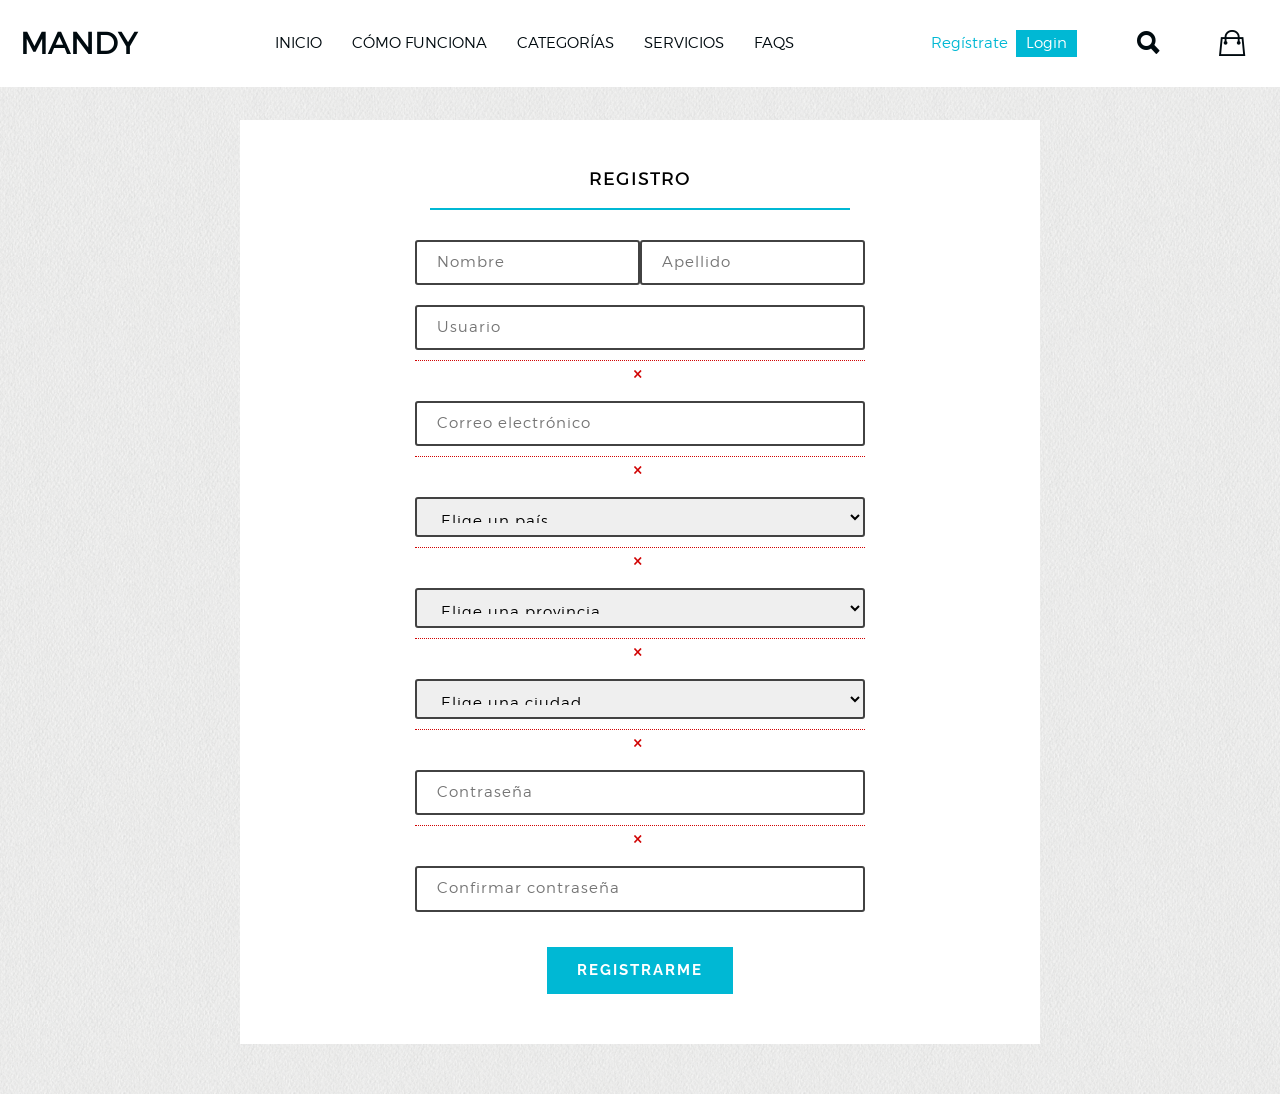
<file: mandy/registro.html>
<!DOCTYPE html>
<html>
  <head>
    <meta charset="utf-8">
    <meta name="viewport" content="width=device-width, initial-scale=1">

    <link href="css/normalize.css" rel="stylesheet">
    <link href="css/ionicons-2.0.1/css/ionicons.min.css" rel="stylesheet">
    <link href="css/style.css" rel="stylesheet">

    <title>Mandy.com - Compra arte independiente local</title>
  </head>
  <body>

    <!-- HEADER -->

		<header class="main-header">

			<input type="checkbox" id="open-nav">

			<label for="open-nav" class="toggle-nav">
				<span class="ion-navicon-round"></span>
			</label>

			<a href="index.html" class="logo-title">
				<h1>Mandy</h1>
			</a>

			<!-- NAV -->

			<nav class="main-nav">

				<label class="close-nav" for="open-nav">
					<span class="ion-chevron-left"></span>
				</label>

				<a href="#" class="shopping-bag sb-mobile">
					<span class="ion-bag"></span>
				</a>

				<ul>
					<li><a href="index.html">Inicio</a></li>
					<li><a href="#">Cómo funciona</a></li>
					<li><a href="#">Categorías</a></li>
					<li><a href="#">Servicios</a></li>
					<li><a href="faqs.html">FAQs</a></li>
				</ul>

				<span class="registro-mobile">
					<a href="login.html" class="log-in-mobile">Login</a>
					<a href="registro.html">
						¿Aún no tienes cuenta?<br><u>Regístrate.</u>
					</a>
				</span>

			</nav>

			<div class="icon-nav">

				<input type="checkbox" id="open-search">

				<div class="links-desktop">
					<a href="registro.html">Regístrate</a>
					<a href="login.html" class="log-in-desktop">Login</a>
				</div>

				<form action="" method="get" class="top-searchbar">
					<input type="text" name="top-searchbar" placeholder="¿Qué estás buscando?">
					<!-- <input type="submit" name="search" value="Ir"> -->
				</form>

				<label for="open-search" class="top-search">
						<span class="ion-search"></span>
				</label>

				<a href="#" class="shopping-bag sb-desktop">
					<span class="ion-bag"></span>
				</a>

			</div>

		</header>

    <div class="page-container login-registro-content">
      <div class="titulo-registro">
        <h3>Registro</h3>
      </div>

      <form class="form-login-registro" method="post" action="">

        <div class="two-input-wrapper">
          <input id="first_name" type="text" name="first_name" data-nombre="nombre" placeholder="Nombre" autofocus>
          <span class="error">
            <span class="ion-close"></span>
            <span class="error-js"></span>
          </span>
          <input id="last_name" type="text" name="last_name" data-nombre="apellido" placeholder="Apellido" autofocus>
          <span class="error">
            <span class="ion-close"></span>
            <span class="error-js"></span>
          </span>
        </div>

        <input id="username" type="text" name="username" data-nombre="usuario" placeholder="Usuario" autofocus>
        <span class="error">
          <span class="ion-close"></span>
          <span class="error-js"></span>
        </span>

        <input id="email" type="email" name="email" data-nombre="e-mail" placeholder="Correo electrónico">
        <span class="error">
          <span class="ion-close"></span>
          <span class="error-js"></span>
        </span>

        <select id ="selectPaises" name="country">
          <option value="" selected disabled>Elige un país</option>
        </select>
        <span class="error">
          <span class="ion-close"></span>
          <span class="error-js"></span>
        </span>

        <select id ="selectProvincias" name="province">
          <option value="" selected disabled>Elige una provincia</option>
        </select>
        <span class="error">
          <span class="ion-close"></span>
          <span class="error-js"></span>
        </span>

        <select id ="selectCiudades" name="city">
          <option value="" selected disabled>Elige una ciudad</option>
        </select>
        <span class="error">
          <span class="ion-close"></span>
          <span class="error-js"></span>
        </span>

        <input id="password" type="password" name="password" data-nombre="contraseña" placeholder="Contraseña">
        <span class="error">
          <span class="ion-close"></span>
          <span class="error-js"></span>
        </span>

        <input id="password-confirm" type="password" name="password_confirmation" placeholder="Confirmar contraseña">

        <button type="submit">Registrarme</button>

      </form>

    </div>

    <script src="js/jquery-3.3.1.min.js"></script>
    <script src="js/scripts.js"></script>

  </body>
</html>
</file>
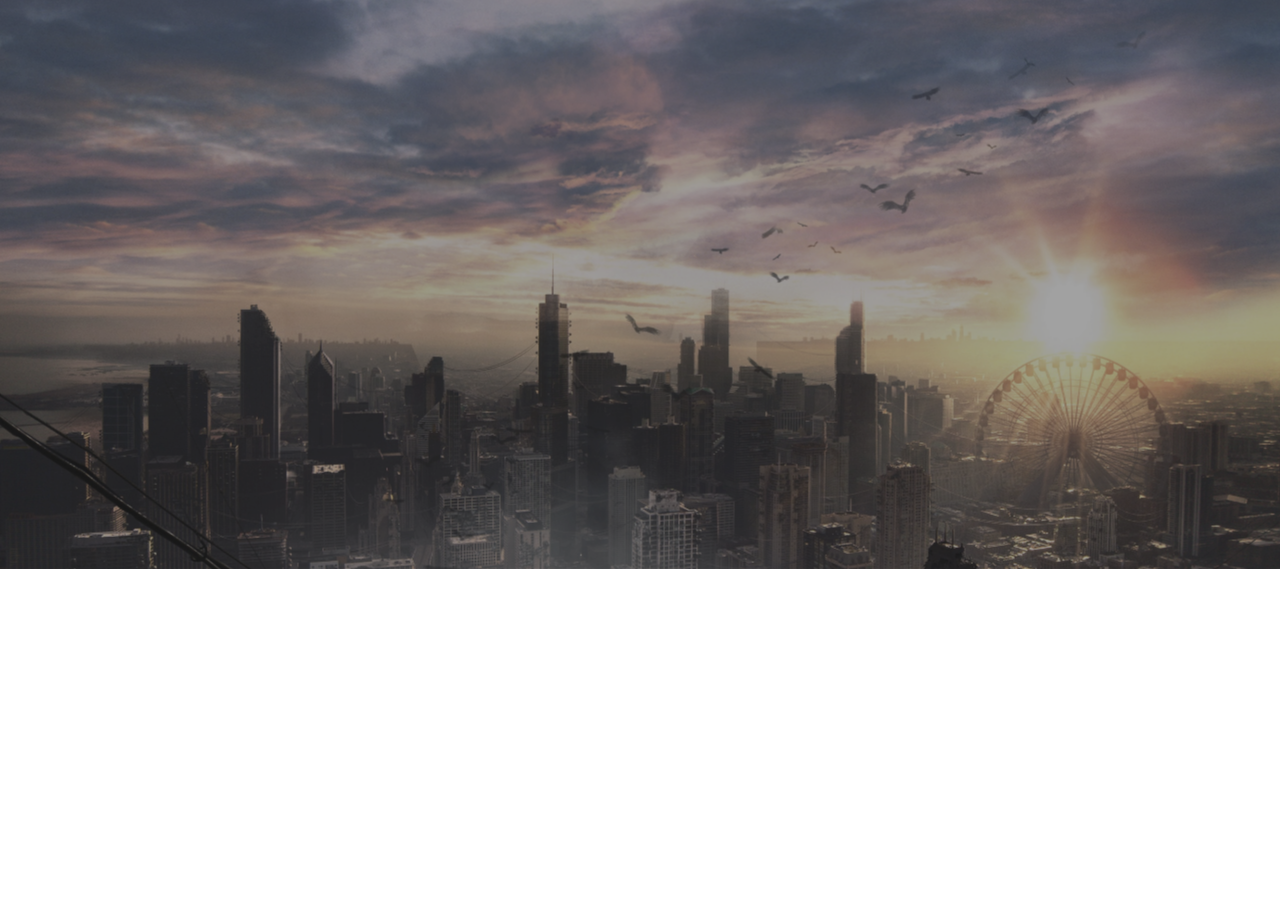
<file: divergent/edge/edge.html>
<!DOCTYPE html>
<html>
<head>
	<meta http-equiv="Content-Type" content="text/html; charset=utf-8"/>
	<meta http-equiv="X-UA-Compatible" content="IE=Edge"/>
	<title>Sin título</title>
<!--Adobe Edge Runtime-->
    <meta http-equiv="X-UA-Compatible" content="IE=Edge">
    <script type="text/javascript" charset="utf-8" src="edge_includes/edge.5.0.1.min.js"></script>
    <style>
        .edgeLoad-booksedge { visibility:hidden; }
    </style>
<script>
   AdobeEdge.loadComposition('edge', 'booksedge', {
    scaleToFit: "width",
    centerStage: "horizontal",
    minW: "0",
    maxW: "undefined",
    width: "900px",
    height: "400px"
}, {
    dom: [
        {
            id: 'preloader1',
            type: 'image',
            tag: 'img',
            rect: ['408', '158', '85px', '85px', 'auto', 'auto'],
            fill: ["rgba(0,0,0,0)",'images/preloader1.gif','0px','0px']
        }
    ],
    style: {
        '${symbolSelector}': {
            isStage: true,
            rect: [undefined, undefined, '900px', '400px'],
            fill: ["rgba(255,255,255,1)"]
        }
    }
}, {
    dom: [

    ],
    style: {
        '${symbolSelector}': {
            isStage: true,
            rect: [undefined, undefined, '900px', '400px'],
            fill: ["rgba(255,255,255,1)"]
        }
    }
});
</script>
<!--Adobe Edge Runtime End-->

</head>
<body style="margin:0;padding:0;">
	<div id="Stage" class="booksedge">
	</div>
</body>
</html>
</file>
<file: css/style.css>
@charset "UTF-8";
@import url("https://fonts.googleapis.com/css?family=Open+Sans+Condensed:700");
@import url("https://fonts.googleapis.com/css?family=Montserrat:300,400,700");
* {
  -webkit-box-sizing: border-box;
          box-sizing: border-box; }

body {
  width: 100vw;
  font-family: "Montserrat", sans-serif;
  font-size: 12px;
  font-weight: 300;
  color: #333;
  overflow-x: hidden; }

a {
  text-decoration: none; }

b {
  font-weight: 400; }

.main-header {
  height: 100vh !important;
  text-align: center;
  background-image: url("../img/background.png");
  background-attachment: fixed;
  background-position: center center;
  background-size: cover; }
  .main-header h1,
  .main-header h2 {
    padding: 0 45px;
    width: 100%; }
  .main-header h1 {
    margin: 0;
    font-family: "Open Sans Condensed", sans-serif;
    font-size: 3.2em;
    text-transform: uppercase;
    line-height: 1em;
    color: #fff;
    text-shadow: 2px 2px 0px #000; }
  .main-header h2 {
    margin-bottom: 40px;
    font-size: 1.5em;
    font-weight: 300;
    line-height: 1.6em;
    color: #fff; }
    .main-header h2 span {
      display: inline-block;
      margin: 0 5px;
      font-size: 0.7em;
      color: #00bbf0; }
  .main-header #open-nav {
    display: none; }
  .main-header #open-nav:checked ~ .main-nav {
    float: left;
    width: 100vw; }
  .main-header .toggle-nav {
    position: absolute;
    top: 25px;
    left: 25px;
    font-size: 3em; }
  .main-header .toggle-nav,
  .main-header .close-nav {
    color: #fff;
    cursor: pointer;
    -webkit-transition: 150ms;
    transition: 150ms; }
  .main-header .close-nav {
    font-size: 2em; }
  .main-header .toggle-nav:hover,
  .main-header .close-nav:hover {
    color: #00bbf0 !important; }
  .main-header .main-nav {
    position: fixed;
    z-index: 999;
    padding-top: 2em;
    left: 0;
    top: 0;
    width: 0;
    height: 100vh;
    overflow: hidden;
    background-color: #333;
    -webkit-transition: 350ms;
    transition: 350ms; }
    .main-header .main-nav ul {
      margin: 5em 0;
      padding: 0; }
      .main-header .main-nav ul li a {
        display: block;
        padding: 1em;
        font-family: "Open Sans Condensed", sans-serif;
        font-size: 1.5em;
        text-transform: uppercase;
        letter-spacing: 1px;
        text-align: left;
        color: #fff;
        border-bottom: solid 1px #fff;
        -webkit-transition: 350ms;
        transition: 350ms; }
        .main-header .main-nav ul li a:hover {
          padding-left: 2em;
          text-shadow: 1px 1px 0px #333;
          background-color: #00bbf0;
          -webkit-transition: 350ms;
          transition: 350ms; }
    .main-header .main-nav .close-nav {
      float: left;
      margin-left: 0.5em;
      color: #fff !important; }

::-webkit-scrollbar {
  width: 15px; }

::-webkit-scrollbar-track {
  background-color: #fff; }

::-webkit-scrollbar-thumb {
  background-color: #5cc3c7;
  border: 5px #fff solid; }

::-webkit-scrollbar-track:vertical {
  width: 3px; }

::-webkit-scrollbar-track:horizontal {
  height: 3px; }

.subsection {
  display: -webkit-box;
  display: -ms-flexbox;
  display: flex;
  -ms-flex-line-pack: center;
      align-content: center;
  -webkit-box-pack: center;
      -ms-flex-pack: center;
          justify-content: center;
  -ms-flex-wrap: wrap;
      flex-wrap: wrap;
  padding: 50px 25px;
  width: 100vw;
  height: 100%; }
  .subsection.alternate {
    background-color: #efefef; }

.content {
  display: -webkit-box;
  display: -ms-flexbox;
  display: flex;
  -ms-flex-wrap: wrap;
      flex-wrap: wrap;
  -webkit-box-pack: center;
      -ms-flex-pack: center;
          justify-content: center;
  -webkit-box-align: start;
      -ms-flex-align: start;
          align-items: flex-start;
  margin: auto;
  width: 80%;
  max-width: 1200px; }

h3.subtitle {
  margin-top: 0;
  margin-bottom: 50px;
  width: 100%;
  font-size: 2em;
  text-align: center; }

.bio {
  display: -webkit-box;
  display: -ms-flexbox;
  display: flex;
  -ms-flex-wrap: wrap;
      flex-wrap: wrap;
  text-align: center; }
  .bio p {
    width: 100%;
    font-size: 1.1em;
    line-height: 1.8em; }
    .bio p a {
      display: inline-block;
      margin-top: 25px;
      padding: 10px 30px;
      color: #0881a3;
      border: 2px solid #0881a3; }
  .bio img {
    width: 200px;
    height: auto; }

.project {
  margin-bottom: 50px;
  width: 100%; }
  .project .description h4 {
    margin: 0;
    font-family: "Montserrat", sans-serif;
    font-size: 1.2em;
    font-weight: 400;
    color: #333;
    text-align: left; }
    .project .description h4::before {
      content: '›';
      margin-right: 10px;
      color: #00bbf0; }
  .project .description .year {
    display: block;
    margin: 8px;
    margin-left: 20px;
    font-family: "Open Sans Condensed", sans-serif;
    font-size: 1.1em;
    color: #0881a3; }
  .project p {
    display: none;
    font-family: "Montserrat", sans-serif;
    font-size: 1.1em;
    font-weight: 300;
    text-align: center;
    color: #333; }
  .project img {
    margin-top: 15px;
    width: 100%; }

.contact {
  padding: 50px 0; }
  .contact a {
    display: block;
    margin: 0 10px;
    padding: 20px;
    background-color: #00bbf0;
    border-radius: 40px;
    -webkit-transition: 350ms;
    transition: 350ms; }
    .contact a:hover {
      background-color: #0881a3;
      -webkit-transform: scale(1.15) rotate(360deg);
              transform: scale(1.15) rotate(360deg); }
  .contact img {
    max-width: 20px;
    -webkit-filter: invert(100%);
            filter: invert(100%); }

.credit {
  margin-bottom: 25px;
  font-size: 0.95em;
  text-align: center;
  color: #666; }

@media all and (min-width: 800px) {
  .main-header h1 {
    font-size: 5em;
    line-height: 0.8em; }
  .main-header h2 {
    font-size: 1.4em; }
  .main-header .toggle-nav,
  .main-header .close-nav {
    display: none; }
  .main-header .main-nav {
    position: static;
    width: 100vh;
    height: auto;
    background-color: transparent; }
    .main-header .main-nav ul {
      list-style: none;
      margin: 20px 0;
      display: -webkit-box;
      display: -ms-flexbox;
      display: flex;
      -webkit-box-pack: center;
          -ms-flex-pack: center;
              justify-content: center;
      -webkit-box-align: center;
          -ms-flex-align: center;
              align-items: center; }
      .main-header .main-nav ul li {
        margin: 0 10px; }
        .main-header .main-nav ul li a {
          padding: 8px 25px;
          font-size: 1.2em;
          border-bottom: 0; }
          .main-header .main-nav ul li a:hover {
            padding: 8px 25px;
            text-decoration: underline;
            text-shadow: 1px 1px 0px #0881a3;
            background-color: transparent;
            -webkit-transform: scale(1.1);
                    transform: scale(1.1);
            cursor: pointer; }

  .subsection {
    height: 100vh; }

  h3.subtitle {
    margin-bottom: 80px;
    font-size: 2.5em; }

  .bio {
    text-align: left;
    -ms-flex-wrap: nowrap;
        flex-wrap: nowrap; }
    .bio p {
      margin-left: 50px;
      font-size: 1.4em;
      line-height: 2em; }
      .bio p a {
        display: inline-block;
        margin-top: 25px;
        padding: 10px 30px;
        color: #0881a3;
        border: 2px solid #0881a3; }
    .bio img {
      width: 300px; }

  .project {
    margin: 0 auto;
    margin-bottom: 0;
    width: 45%; }
    .project .description h4 {
      font-size: 1.4em; }
    .project .description .year {
      font-size: 1.2em; }
    .project p {
      display: block;
      margin-top: 10px; }

  .contact img {
    max-width: 40px; } }
</file>
<file: divergent/css/style.css>
@charset "utf-8";

@import url('https://fonts.googleapis.com/css?family=Oswald:400,700');
@import url('montserrat/stylesheet.css');
@import url('../hoverMaster/css/hover-min.css');


/******************** GENERAL ********************/

body {
	overflow-x: hidden;
	font-family: 'Montserrat Light', sans-serif;
	font-size: 16px;
	background: url(../media/bg.png) repeat fixed;
}

#container p { line-height: 1.5em; }

a {
	font-family: "Oswald", sans-serif;
	text-decoration: none;
	transition: linear 0.5s all;
	-webkit-transition: linear 0.5s all;
	-moz-transition: linear 0.5s all;
	-ms-transition: linear 0.5s all;
	-o-transition: linear 0.5s all;
}

a:hover { cursor: help; }

b,
strong { font-family: "Montserrat Bold", sans-serif; }

h1,
h2,
h3,
h4,
h5 {
	font-family: "Oswald", sans-serif;
	font-weight: 700;
}

h1 {
	font-size: 100px;
	line-height: 0px;
	letter-spacing: 15px;
	text-shadow: #44caff 2px 2px 0px, #ffb400 -2px -2px 0px;
}

h2 {
	float: right;
	margin: 0;
	padding: 10px 15px;
	border: 5px solid #fff;
}

h3 {
	position: relative;
	clear: both;
	margin: 15px;
	font-size: 35px;
	text-transform: uppercase;
	text-shadow: #44caff 1.2px 1.2px 0px, #ffb400 -1.2px -1.2px 0px;
	text-align: left;
}

h4 {
	margin: 0;
	font-family: "Montserrat Bold", sans-serif;
	font-size: 18px;
}

h5 {
	margin: 0;
	margin-top: 10px;
	text-transform: uppercase;
}

::-webkit-scrollbar { background-color: #F5F5F5; }
::-webkit-scrollbar:vertical { width: 12px; }
::-webkit-scrollbar:horizontal { height: 12px; }

::-webkit-scrollbar-track {
	background-color: #fff;
	-webkit-box-shadow: inset 0 0 6px rgba(0,0,0,0.3);
}

::-webkit-scrollbar-thumb {
	background-color: #000;
	border: 4px solid #fff;
}

.hvr-shutter-in-horizontal:before {background: #ffffff;}
.hvr-rectangle-out {background: #000;}

.hvr-shutter-in-horizontal,
.hvr-rectangle-out:before,
.hvr-bounce-to-left:before {background: #44caff;}


/******************** INDEX ********************/

#mainHeader {
	background: #000;
	text-transform: uppercase;
	position: fixed;
	height: 100%;
	width: 100%;
	color: #fff;
}


#mainHeader hgroup {
	left: 50%;
	margin-left: -280px;
	top: 50%;
	margin-top: -80px;
	position: fixed;
	width: 560px;
	height: 100px;
	z-index: 1000;
}

#transparent {
	position: fixed;
	top: 50%;
	margin-top: -90px;
	width: 100%;
	height: 160px;
	z-index: 900;
	background: #000;
	opacity: 0.6;
}

#mainB, #subB {
	width: 330px;
	right: 35px;
	top: 35px;
	position: fixed;
	z-index: 1000;
	transition: ease-in-out 0.5s all;
	-webkit-transition: ease-in-out 0.5s all;
	-moz-transition: ease-in-out 0.5s all;
	-ms-transition: ease-in-out 0.5s all;
	-o-transition: ease-in-out 0.5s all;
}

#subB {
	left: 35px;
	right: auto;
	position: absolute;
}

#mainB p, #subB p {
	font-family: "Oswald", sans-serif;
	text-align: right;
	float: left;
	width: 180px;
	display: block;
	margin-top: 8px;
	font-size: 18px;
	letter-spacing: 2px;
	color: #fff;
	transition: ease-in-out 0.5s all;
	-webkit-transition: ease-in-out 0.5s all;
	-moz-transition: ease-in-out 0.5s all;
	-ms-transition: ease-in-out 0.5s all;
	-o-transition: ease-in-out 0.5s all;
}

#subB p {
	text-align: left;
	float: right;
}

#mainB h2 a, #subB h2 a {color: #fff;}

#subB h2 {float: left;}


/******************** PAGES  *********************/

/*** Head ***/

#subHeader {
	width: 100%;
	height: 600px;
	position: relative;
	text-transform: uppercase;
}

#subBanner {
	width: 100%;
	height: 510px;
	background-repeat: no-repeat;
	background-position: top center;
	background-color: #000;
	background-attachment:fixed;
	transition: ease-in-out 0.5s all;
	-webkit-transition: ease-in-out 0.5s all;
	-moz-transition: ease-in-out 0.5s all;
	-ms-transition: ease-in-out 0.5s all;
	-o-transition: ease-in-out 0.5s all;
}


.vi {background-image: url(../media/character%20posters/tris.jpg);}
.iv {background-image: url(../media/character%20posters/four.jpg);}
.tina {background-image: url(../media/character%20posters/christina.jpg);}
.peter {background-image: url(../media/character%20posters/peter.jpg);}
.tori {background-image: url(../media/character%20posters/tori.jpg);}
.eric {background-image: url(../media/character%20posters/eric.jpg);}


#sticky_navigation {
	width:100%;
	height: 90px;
	z-index: 9999;
}

#subHeader hgroup h1 {
	font-size: 70px;
	letter-spacing: 15px;
	color: #fff;
}

#subHeader hgroup {
	position: absolute;
	left: 50%;
	margin-left: -213px;
	margin-top: 350px;
	width: 426px;
	height: 70px;
}

/*** Body ***/

#container {
	width: 900px;
	margin: 50px auto;
	overflow: hidden;
}


.mainRow {
	clear: both;
	display: table;
	margin: 50px 0;
	width: 100%;
}

/*** Footer ***/

footer {
	width: 100%;
	bottom: 0;
	margin-top: 100px;
	padding: 50px 0;
	background: #000;
	color: #fff;
	font-size: 14px;
	font-weight: 300;
	font-family: "Oswald", sans-serif;
	clear: both;
	transition: ease-in-out 0.5s all;
	-webkit-transition: ease-in-out 0.5s all;
	-moz-transition: ease-in-out 0.5s all;
	-ms-transition: ease-in-out 0.5s all;
	-o-transition: ease-in-out 0.5s all;
}

table#fgroup {
	width: 900px;
	margin: 0 auto;
	vertical-align: middle;
}

#summit {width: 200px;}
#pg {text-align: center; width: 300px;}
#social {width: 400px;}


#pg img {width: 60px;}


#credits a {color: #fff;}
#credits a:hover {text-decoration: underline;}


#social img {
	width: 32px;
	height: auto;
	transition: ease-in-out 0.5s all;
	-webkit-transition: ease-in-out 0.5s all;
	-moz-transition: ease-in-out 0.5s all;
	-ms-transition: ease-in-out 0.5s all;
	-o-transition: ease-in-out 0.5s all;
}

#social a {
	height: 32px;
	padding: 10px;
	display: inline-block;
	background: #fff;
	margin: 5px;
	border-radius: 52px;
	-moz-border-radius: 52px;
	-ms-border-radius: 52px;
	-o-border-radius: 52px;
	-webkit-border-radius: 52px;
	transition: ease-in-out 0.5s all;
	-webkit-transition: ease-in-out 0.5s all;
	-moz-transition: ease-in-out 0.5s all;
	-ms-transition: ease-in-out 0.5s all;
	-o-transition: ease-in-out 0.5s all;
}

#social a:hover {background: #44caff;}

#social a:hover img {
	-webkit-filter: invert(100%);
	filter: invert(100%);
}


/***** ABOUT *****/

.circle {
	width: 250px;
	height: 250px;
	margin: 15px;
	transition: ease-in-out 0.5s all;
	-webkit-transition: ease-in-out 0.5s all;
	-moz-transition: ease-in-out 0.5s all;
	-ms-transition: ease-in-out 0.5s all;
	-o-transition: ease-in-out 0.5s all;
}

.left {float: left; background-image: url(../media/fourtris-250.png);}

#about article {
	text-align: center;
	float: right;
	width: 600px;
	transition: ease-in-out 0.5s all;
	-webkit-transition: ease-in-out 0.5s all;
	-moz-transition: ease-in-out 0.5s all;
	-ms-transition: ease-in-out 0.5s all;
	-o-transition: ease-in-out 0.5s all;
}


/* HR */
h3 hr {
   display: inline-block;
   position: absolute;
   margin-top: 25px;
   border-style: inset;
   border-width: 1px;
}
#about h3 span, #factions h3 span {display: inline-block;}
#about h3 hr {margin-left: 30px; width: 450px;}
#factions h3 span {margin-left: 730px;}
#factions h3 hr {width: 690px;}
#author h3 hr {margin-left: 30px; width: 720px;}


#factions article.fact {
	width: 180px;
	display: inline-block;
	text-align: center;
	text-transform: uppercase;
	font-size: 12px;
	font-family: "Montserrat Regular", sans-serif;
	margin-bottom: 50px;
	transition: ease-in-out 0.5s all;
	-webkit-transition: ease-in-out 0.5s all;
	-moz-transition: ease-in-out 0.5s all;
	-ms-transition: ease-in-out 0.5s all;
	-o-transition: ease-in-out 0.5s all;
}


#factions span.ch {
	display: block;
	font-size: 16px;
}

#factions img {
	width: 140px;
	height: auto;
	margin: 20px 0;
	transition: ease-in-out 0.5s all;
	-webkit-transition: ease-in-out 0.5s all;
	-moz-transition: ease-in-out 0.5s all;
	-ms-transition: ease-in-out 0.5s all;
	-o-transition: ease-in-out 0.5s all;
}

#factions h3 {margin-bottom: 25px;}

#flinks {
	text-align: center;
	clear: both;
	transition: ease-in-out 0.5s all;
	-webkit-transition: ease-in-out 0.5s all;
	-moz-transition: ease-in-out 0.5s all;
	-ms-transition: ease-in-out 0.5s all;
	-o-transition: ease-in-out 0.5s all;
}

#flinks a {
	background: #000;
	display: inline-block;
	padding: 20px 25px;
	color: #fff;
	text-transform: uppercase;
	letter-spacing: 1px;
	margin: 0 15px;
}

#flinks a:hover {color: #000; text-shadow: 1px 1px 0px #fff;}


#author ul {
    list-style: none;
    padding:0;
    margin:0;
	transition: ease-in-out 0.5s all;
	-webkit-transition: ease-in-out 0.5s all;
	-moz-transition: ease-in-out 0.5s all;
	-ms-transition: ease-in-out 0.5s all;
	-o-transition: ease-in-out 0.5s all;
}

#author li {
    padding-left: 1em;
	line-height: 1.7em;
}

#author li:before {
    content: "● ";
    color: #44caff;
	font-size: 24px;
	line-height: 0;
	padding-right: 5px;
}

#author article {
	width: 630px;
	float: left;
	transition: ease-in-out 0.5s all;
	-webkit-transition: ease-in-out 0.5s all;
	-moz-transition: ease-in-out 0.5s all;
	-ms-transition: ease-in-out 0.5s all;
	-o-transition: ease-in-out 0.5s all;
}

.right {
	float: right;
	width: 220px;
	height: 220px;
	background: url(../media/veronica%20roth.jpg) center;
	background-size: contain;
	border-radius: 220px;
	-moz-border-radius: 220px;
	-ms-border-radius: 220px;
	-o-border-radius: 220px;
	-webkit-border-radius: 220px;
}

/***** SUSCRIBE *****/


.formA div {margin-top: 5px;}

.formA label {
	display: inline-block;
	width: 120px;
	font-family: "Montserrat Bold", sans-serif;
}

.formA fieldset {
	margin: 20px 0;
	border: 1px dotted #44caff;
	padding: 25px;
	padding-top: 5px;
	transition: ease-in-out 0.5s all;
	-webkit-transition: ease-in-out 0.5s all;
	-moz-transition: ease-in-out 0.5s all;
	-ms-transition: ease-in-out 0.5s all;
	-o-transition: ease-in-out 0.5s all;
}

.formA legend {
	text-align: right;
	text-transform: uppercase;
	padding: 0.5em 1em;
	background: #000;
	color: #fff;
}

.formA p {font-family: "Montserrat Regular", sans-serif;}
.formA input {width: 335px;}

.formA input,
.formA select {
	padding: 5px;
	border: 1px solid #CCCCCC;
	font: inherit;
	outline: none;
	transition: 0.3s all ease-in-out;
	-moz-transition: 0.3s all ease-in-out;
	-webkit-transition: 0.3s all ease-in-out;
	-o-transition: 0.3s all ease-in-out;
}

.formA select {width: 347px;}
.country {display: none;}

.formA input:focus {
	background: #d3e1e8;
}

.formA input[type=submit] {
	width: auto;
	background: #000;
	padding: 10px 20px;
	text-transform: uppercase;
	color: #fff;
	font-family: "Oswald", sans-serif;
	font-weight: 700;
	letter-spacing: 2px;
	border: 0;
	transition: 0.5s all ease-in-out;
	-moz-transition: 0.5s all ease-in-out;
	-webkit-transition: 0.5s all ease-in-out;
	-o-transition: 0.5s all ease-in-out;
	-ms-transition: 0.5s all ease-in-out;
}

.formA input[type=submit]:hover {
	background: #44caff;
	color: #000;
	text-shadow: 1px 1px 0px #fff;
}

.formA .check {
	float: left;
	width: 180px;
	margin-top: 0;
	margin-left: 10px;
	text-align: left;
}

.formA input[type=text]#area {
	width: 50px;
}

.check input {display: inline-block; width: 10px; height: 10px;}
.check p {margin: 0; display: inline-block; margin-left: 8px; font-family: inherit;}


/***** BOOKS *****/

.books .mainRow {text-align: center; margin-bottom: 50px;}

.booksedge {
	margin-top: 50px;
	margin-bottom: 0;
}

.book {
	margin: 5px;
	width: 175px;
	padding: 20px;
	display: inline-block;
	background: #fff;
}

.book img {
	width: 175px;
}

.books .mainRow h3 {text-align: right;}


/***** CREDITS *****/

.creds  {text-align: center;}

.creds a {
	background-color: #000;
	color: #fff;
	padding: 2px 5px;
	display: inline-block;
}

.creds ul {list-style: none; margin-bottom: 0;}
.creds a:hover {color: #000;}
.creds ul li {margin: 5px 0;}


/***** CHARACTERS *****/

.characters {margin-top: 25px;}

.main {
	width: 250px;
	height: 250px;
	border-radius: 250px;
	-moz-border-radius: 250px;
	-ms-border-radius: 250px;
	-o-border-radius: 250px;
	-webkit-border-radius: 250px;
	margin: 0 auto;
	transition: 0.5s all ease-in-out;
	-moz-transition: 0.5s all ease-in-out;
	-webkit-transition: 0.5s all ease-in-out;
	-o-transition: 0.5s all ease-in-out;
	-ms-transition: 0.5s all ease-in-out;
}

.bea {background: url(../media/tris-250.jpg);}
.tobias {background: url(../media/four-250.jpg);}

#tris, #four {
	width: 400px;
	margin: 10px;
	padding: 15px;
	text-align: center;
	transition: 0.5s all ease-in-out;
	-moz-transition: 0.5s all ease-in-out;
	-webkit-transition: 0.5s all ease-in-out;
	-o-transition: 0.5s all ease-in-out;
	-ms-transition: 0.5s all ease-in-out;
}

#tris p, #four p {
	margin: 15px;
}

#tris {float: left;}
#four {float: right;}

.names {margin: 15px 0;}

.names i,
.names span {display: block; text-transform: uppercase;}

.names i {
	font-size: 40px;
	font-family: "Montserrat Bold", sans-serif;
	line-height: 40px;
}

.names span {
	font-family: "Oswald", sans-serif;
	font-size: 20px;
}

#tris .names span {color: #44caff;}
#four .names span {color: #ffb500;}

h6 {
	margin: 0;
	font-size: 12px;
}

h3 img {
	height: 1em;
	margin-left: 15px;
}


.initiates {text-align: center;}

.init {
	width: 170px;
	margin: 5px;
	background: #1f1f1f;
	display: inline-block;
	text-align: center;
	color: #fff;
}

.init img {
	height: 150px;
	margin: 0;
}

.init b {
	font-size: 18px;
	display: block;
	font-family: "Oswald", sans-serif;
	font-weight: 700;
	text-transform: uppercase;
	letter-spacing: 2px;
	background: #fff;
	color: #000;
	margin-top: -4px;
	line-height: 17px;
	padding: 8px 0;
}

.init b span {
	font-size: 12px;
	font-weight: 400;
	letter-spacing: 1px;
}

.init p {
	margin: 10px;
	font-size: 12px;
}


.prior {
	padding: 0 25px;
	margin-bottom: 10px;
	background-color: #fff;
	background-repeat: no-repeat;
	backgrond-position: bottom left;
	background-size: contain;
}

.c {background-image: url(../media/char/priors/caleb.png);}
.n {background-image: url(../media/char/priors/natalie.png);}
.a {background-image: url(../media/char/priors/andrew.png);}


.prior p {float: right; width: 550px; margin: 50px;}

.prior b {
	font-size: 20px;
	display: block;
	font-family: "Oswald", sans-serif;
	font-weight: 700;
	text-transform: uppercase;
	letter-spacing: 2px;
	line-height: 22px;
	margin-bottom: 10px;
}

.prior b span {
	font-size: 16px;
	font-weight: 400;
	color: #333;
	letter-spacing: 1px;
}
</file>
<file: divergent/Slideshow/css/style4.css>
.cb-slideshow,
.cb-slideshow:after {
    position: fixed;
    width: 100%;
    height: 100%;
    top: 0px;
    left: 0px;
    z-index: 0;
}
.cb-slideshow:after {
    content: '';
    background: transparent url(../images/pattern.png) repeat top left;
}

ul.cb-slideshow {list-style: none;}


.cb-slideshow li span {
    width: 100%;
    height: 100%;
    position: absolute;
    top: 0px;
    left: 0px;
    color: transparent;
    background-size:contain;
    background-position: 50% bottom;
    background-repeat: no-repeat;
    opacity: 0;
    z-index: 0;
	-webkit-backface-visibility: hidden;
    -webkit-animation: imageAnimation 30s linear infinite 0s;
    -moz-animation: imageAnimation 30s linear infinite 0s;
    -o-animation: imageAnimation 30s linear infinite 0s;
    -ms-animation: imageAnimation 30s linear infinite 0s;
    animation: imageAnimation 30s linear infinite 0s;
}
.cb-slideshow li:nth-child(1) span { background-image: url(../../media/character%20posters/tris2.jpg); }
.cb-slideshow li:nth-child(2) span {
    background-image: url(../../media/character%20posters/four2.jpg);
    -webkit-animation-delay: 6s;
    -moz-animation-delay: 6s;
    -o-animation-delay: 6s;
    -ms-animation-delay: 6s;
    animation-delay: 6s;
}
.cb-slideshow li:nth-child(3) span {
    background-image: url(../../media/character%20posters/christina2.jpg);
    -webkit-animation-delay: 12s;
    -moz-animation-delay: 12s;
    -o-animation-delay: 12s;
    -ms-animation-delay: 12s;
    animation-delay: 12s;
}
.cb-slideshow li:nth-child(4) span {
    background-image: url(../../media/character%20posters/caleb.jpg);
    -webkit-animation-delay: 18s;
    -moz-animation-delay: 18s;
    -o-animation-delay: 18s;
    -ms-animation-delay: 18s;
    animation-delay: 18s;
}
.cb-slideshow li:nth-child(5) span {
    background-image: url(../../media/character%20posters/tori2.jpg);
    -webkit-animation-delay: 24s;
    -moz-animation-delay: 24s;
    -o-animation-delay: 24s;
    -ms-animation-delay: 24s;
    animation-delay: 24s;
}
.cb-slideshow li:nth-child(2) div {
    -webkit-animation-delay: 6s;
    -moz-animation-delay: 6s;
    -o-animation-delay: 6s;
    -ms-animation-delay: 6s;
    animation-delay: 6s;
}
.cb-slideshow li:nth-child(3) div {
    -webkit-animation-delay: 12s;
    -moz-animation-delay: 12s;
    -o-animation-delay: 12s;
    -ms-animation-delay: 12s;
    animation-delay: 12s;
}
.cb-slideshow li:nth-child(4) div {
    -webkit-animation-delay: 18s;
    -moz-animation-delay: 18s;
    -o-animation-delay: 18s;
    -ms-animation-delay: 18s;
    animation-delay: 18s;
}
.cb-slideshow li:nth-child(5) div {
    -webkit-animation-delay: 24s;
    -moz-animation-delay: 24s;
    -o-animation-delay: 24s;
    -ms-animation-delay: 24s;
    animation-delay: 24s;
}

/* Animation for the slideshow images */
@-webkit-keyframes imageAnimation { 
	0% {
	    opacity: 0;
	    -webkit-animation-timing-function: ease-in;
	}
	8% {
	    opacity: 1;
	    -webkit-transform: scale(1.05);
	    -webkit-animation-timing-function: ease-out;
	}
	17% {
	    opacity: 1;
	    -webkit-transform: scale(1.1);
	}
	25% {
	    opacity: 0;
	    -webkit-transform: scale(1.1);
	}
	100% { opacity: 0 }
}
@-moz-keyframes imageAnimation { 
	0% {
	    opacity: 0;
	    -moz-animation-timing-function: ease-in;
	}
	8% {
	    opacity: 1;
	    -moz-transform: scale(1.05);
	    -moz-animation-timing-function: ease-out;
	}
	17% {
	    opacity: 1;
	    -moz-transform: scale(1.1);
	}
	25% {
	    opacity: 0;
	    -moz-transform: scale(1.1);
	}
	100% { opacity: 0 }
}
@-o-keyframes imageAnimation { 
	0% {
	    opacity: 0;
	    -o-animation-timing-function: ease-in;
	}
	8% {
	    opacity: 1;
	    -o-transform: scale(1.05);
	    -o-animation-timing-function: ease-out;
	}
	17% {
	    opacity: 1;
	    -o-transform: scale(1.1);
	}
	25% {
	    opacity: 0;
	    -o-transform: scale(1.1);
	}
	100% { opacity: 0 }
}
@-ms-keyframes imageAnimation { 
	0% {
	    opacity: 0;
	    -ms-animation-timing-function: ease-in;
	}
	8% {
	    opacity: 1;
	    -ms-transform: scale(1.05);
	    -ms-animation-timing-function: ease-out;
	}
	17% {
	    opacity: 1;
	    -ms-transform: scale(1.1);
	}
	25% {
	    opacity: 0;
	    -ms-transform: scale(1.1);
	}
	100% { opacity: 0 }
}
@keyframes imageAnimation { 
	0% {
	    opacity: 0;
	    animation-timing-function: ease-in;
	}
	8% {
	    opacity: 1;
	    transform: scale(1.05);
	    animation-timing-function: ease-out;
	}
	17% {
	    opacity: 1;
	    transform: scale(1.1);
	}
	25% {
	    opacity: 0;
	    transform: scale(1.1);
	}
	100% { opacity: 0 }
}
/* Show at least something when animations not supported */
.no-cssanimations .cb-slideshow li span{
	opacity: 1;
}
@media screen and (max-width: 1140px) { 
	.cb-slideshow li div h3 { font-size: 100px }
}
@media screen and (max-width: 600px) { 
	.cb-slideshow li div h3 { font-size: 50px }
}
</file>
<file: divergent/responsiveNav/style.css>
/* Clearfix */
.clearfix:before,
.clearfix:after {
    content: " ";
    display: table;
}
.clearfix:after {
    clear: both;
}
.clearfix {
    *zoom: 1;
}

/* Basic Styles */

/***** MAIN NAV *****/

nav#mainNav {
	position: fixed;
	bottom: 0;
	height: 60px;
	width: 100%;
	font-size: 16px;
	letter-spacing: 2px;
	font-weight: bold;
	z-index: 2000;
}


nav#mainNav ul {
	padding: 0;
	margin: 0 auto;
	width: 780px;
	height: 60px;
	-webkit-transition: ease-in-out 0.5s all;
	-moz-transition: ease-in-out 0.5s all;
	-ms-transition: ease-in-out 0.5s all;
	-o-transition: ease-in-out 0.5s all;
}

nav#mainNav li {
	display: inline;
	float: left;
	transition: ease-in-out 0.3s all;
	-webkit-transition: ease-in-out 0.3s all;
	-moz-transition: ease-in-out 0.3s all;
	-ms-transition: ease-in-out 0.3s all;
	-o-transition: ease-in-out 0.3s all;
}

nav#mainNav a {
	color: #fff;
	display: inline-block;
	width: 130px;
	text-align: center;
	text-decoration: none;
	line-height: 40px;
	font-size: 16px;
}

nav#mainNav li:hover {
	transform:scale(1.2,1.2);
	-webkit-transform:scale(1.2,1.2);
	-moz-transform:scale(1.2,1.2);
	-ms-transform:scale(1.2,1.2);
	-o-transform:scale(1.2,1.2);
	padding: 4px 0;
	margin-top: -15px;
}

nav#mainNav li:nth-child(even):hover {
	border-top: 4px #44caff solid;
}

nav#mainNav li:nth-child(odd):hover {
	border-top: 4px #ffb400 solid;
}


/***** SUB NAV *****/

nav#subNav {
	letter-spacing: 0.2em;
	background-color: #fff;
	height: 80px;
}

nav#subNav ul {
	list-style: none;
	width: 100%;
	margin: 15px auto;
	padding: 5px 0;
	text-align: center;
}

nav#subNav li {
	display: inline-block;
	width: 15.5%;
}

nav#subNav li a {
	color: #000;
	display: block;
	font-weight: 700;
	font-size: 18px;
}

nav#subNav li a.active {
	transform:scale(1.2,1.2);
	-webkit-transform:scale(1.2,1.2);
	-moz-transform:scale(1.2,1.2);
	-ms-transform:scale(1.2,1.2);
	-o-transform:scale(1.2,1.2);
	text-shadow: 1px 1px 0px #44caff;
	padding: 5px;
}

nav#subNav li a:hover {
	text-shadow: 1px 1px 0px #fff;
}


nav#subNav li a.active:hover {cursor: default; background: none; text-shadow: 1px 1px 0px #44caff;}



/************************/
nav#mainNav a#pull,
nav#subNav a#pull {
	display: none;
}

/*Styles for screen 600px and lower*/


@media screen and (max-width: 780px) {
	
	nav#mainNav,
	nav#subNav { 
  		height: auto;
  	}
	
  	nav#mainNav ul,
	nav#subNav ul {
  		width: 100%;
  		display: block;
  		height: auto;
		background: #000;
  	}
	
	nav#subNav ul {background: #fff;}
  	
	nav#mainNav li,
	nav#subNav li {
  		width: 33.3%;
  		float: left;
  		position: relative;
  	}
	
	nav#subNav li a.active {
	transform: none;
	-webkit-transform: none;
	-moz-transform: none;
	-ms-transform: none;
	-o-transform: none;
	padding: 0;
}

	nav#subNav li {margin: 5px 0;}
	
	
	nav#mainNav li {
		border-top: 1px solid #576979;
		box-sizing:border-box;
		-moz-box-sizing:border-box;
		-ms-box-sizing:border-box;
		-o-box-sizing:border-box;
		-webkit-box-sizing:border-box;
	}
	
	nav#mainNav li:nth-child(4),
	nav#mainNav li:nth-child(5),
	nav#mainNav li:nth-child(6) {
		border-bottom: 1px solid #576979;
	}
	
	nav#mainNav li:nth-child(1),
	nav#mainNav li:nth-child(2),
	nav#mainNav li:nth-child(4),
	nav#mainNav li:nth-child(5) {
		border-right: 1px solid #576979;
	}

  	nav#mainNav a {
	  	width: 100%;
  	}
	
	nav#mainNav li:nth-child(even):hover {text-shadow: #44caff 1px 1px 0px; border-top: 1px solid #576979;}
    nav#mainNav li:nth-child(odd):hover {border-top: 1px solid #576979; text-shadow: #ffb400 1px 1px 0px;}
	
	nav#mainNav li:hover {
	transform: none;
	-webkit-transform: none;
	-moz-transform: none;
	-ms-transform: none;
	-o-transform: none;
	padding: 0;
	margin-top: 0;
}


	
}
	
@media screen and (max-width: 480px), (max-height: 480px) {

    #mainB p {
	opacity: 0;
	}
	
	nav#mainNav {
		border-bottom: 0;
	}
	nav#mainNav ul,
	nav#subNav ul {
		display: none;
		height: auto;
	}
	
	nav#mainNav a#pull,
	nav#subNav a#pull {
		display: block;
		background-color: #000;
		width: 100%;
		text-align: left;
		position: relative;
		font-size: 12px;
		font-weight: normal;
		text-indent: 60px!important;
	}
	
	nav#subNav a#pull {
		font-size: 18px;
		color: #fff;
		padding: 5px 0;
		}	
	
	nav#mainNav a#pull:before,
	nav#subNav a#pull:before {
		content:"";
		background: url('nav-icon.png') no-repeat;
		width: 30px;
		height: 30px;
		display: inline-block;
		position: absolute;
		left: 15px;
		top: 10px;
	}
}

@media all and (orientation: landscape) and (max-height: 1000px) {

	nav#mainNav li,
	nav#subNav li {
		font-size: 14px;
	}
	
}

/*Smartphone*/
@media only screen and (max-width : 320px) and (orientation: portrait) {
	
	nav#mainNav li,
	nav#subNav li {
		float: none;
		width: 100%;
		display: block;
	}
	
		nav#mainNav li:nth-child(4),
	nav#mainNav li:nth-child(5),
	nav#mainNav li:nth-child(6) {
		border-bottom: none;
	}
	
	nav#mainNav li:nth-child(1),
	nav#mainNav li:nth-child(2),
	nav#mainNav li:nth-child(4),
	nav#mainNav li:nth-child(5) {
		border-right: none;
	}

	
	
}
</file>
<file: divergent/css/responsive.css>
@charset "utf-8";

@media all and (orientation:portrait) {
	.cb-slideshow li span { background-size: cover; }
}

@media screen and (max-width: 900px) {

	#container,
	table#fgroup {
		width: 600px;
		margin: 20px auto;
	}

	.left {
	width: 200px;
	height: 280px;
	background: url(../media/fourtris-200.png) no-repeat center;
	margin: 10px;
	}

	#about article {
	text-align: center;
	float: right;
	width: 380px;
	font-size: 14px;
	}

	#about article b {
		display: block;
		height: 0;
		overflow: hidden;
	}

	#about article p {
		margin-top: -15px;
	}

	#factions h3 span {margin-left: 430px;}
	#factions h3 hr {width: 380px;}
	#factions img {width: 110px; margin: 10px;}
	.mainRow#factions {text-align: center;}

	#author h3 hr {width: 430px;}
	#author article {width: 350px;}

	.right {
		width: 200px;
		height: 200px;
	}

	#author ul {width: 600px;}

	footer {
	margin-top: 50px;
	padding: 25px 0;
}


.main {
	width: 200px;
	height: 200px;
	border-radius: 200px;
	-moz-border-radius: 200px;
	-ms-border-radius: 200px;
	-o-border-radius: 200px;
	-webkit-border-radius: 200px;
}

.bea {background: url(../media/tris-200.jpg);}
.tobias {background: url(../media/four-200.jpg);}

#tris, #four {
	width: 250px;
	margin: 10px;
	padding: 15px;
	text-align: center;
}

.prior p {width: 340px; margin: 25px;}


}


@media screen and (max-width: 600px) {

	.main {
	width: 150px;
	height: 150px;
	border-radius: 150px;
	-moz-border-radius: 150px;
	-ms-border-radius: 150px;
	-o-border-radius: 150px;
	-webkit-border-radius: 150px;
}

.bea {background: url(../media/tris-150.jpg);}
.tobias {background: url(../media/four-150.jpg);}

#tris, #four {border-bottom: 1px solid #ccc; font-size: 14px;}


#subHeader {height: 440px;}

#subBanner {
	width: 100%;
	height: 400px;
}


#subHeader hgroup h1 {font-size: 50px;}

#subHeader hgroup {
	margin-left: -175px;
	margin-top: 250px;
	width: 350px;
	height: 60px;
	overflow: hidden;
}

#sticky_navigation {
	height: 30px;
}

    #container,
	table#fgroup {
		width: 300px;
	}

	.left {
	width: 150px;
	height: 230px;
	background: url(../media/fourtris-150.png) no-repeat center;
	margin: 0 auto;
	float: none;
	}

	h3 hr {width: 0; margin: 0; display: none;}
	h3 {text-align: center; margin: 0; margin-top: -30px;}
	#factions h3 span {margin-left: 0;}

	#about article {
	text-align: center;
	width: 300px;
	font-size: 13px;
	}

	#about article b {
		display: block;
		height: auto;
		overflow: visible;
		font-size: 15px;
	}

	#about article p {
		margin-top: 15px;
	}

	#factions article.fact {width: 150px;}
	#factions img {width: 110px; margin: 0;}
	#factions h3 {margin: 30px 0 25px 0;}

	#flinks a {
	font-size: 14px;
	padding: 10px 15px;
	margin: 5px 0;
	}

	#author h3 {margin: 30px 0;}

	#author article {
		width: 300px;
		float: none;
		text-align: center;
	}


	.right {
		width: 150px;
		height: 150px;
		margin: 0 auto;
		float: none;
	}

	#author ul {width: 300px; text-align: left;}

#summit img, #summit {width: 130px;}
#pg {text-align: center; width: 70px;}
#social {width: 100px; text-align: right;}


#pg img {width: 40px;}

#social img {width: 16px;}

#social a {
	height: 16px;
	padding: 10px;
	border-radius: 36px;
	-moz-border-radius: 36px;
	-ms-border-radius: 36px;
	-o-border-radius: 36px;
	-webkit-border-radius: 36px;
}

.creds a {
	display: block;
	margin-bottom: 3px;
}

.creds ul li {margin: 15px 0;}

.creds p {margin-top: 25px;}
.sub p {margin-top: 55px;}

.books .mainRow h3 {text-align: center; font-size:28px;}
.book img {
	width: 150px;
}

.formA label {display: block; margin-bottom: 3px;}

.formA fieldset {
	margin: 25px 0;
	width: 248px;
}


.formA input {width: 230px;}

.formA input,
.formA select {
	display: block;
}

.formA select {width: 244px; display: block;}

.formA input[type=submit] {
	width: auto;
	background: #000;
	padding: 10px 20px;
	text-transform: uppercase;
	color: #fff;
	font-family: "Oswald", sans-serif;
	font-weight: 700;
	letter-spacing: 2px;
	border: 0;
	transition: 0.5s all ease-in-out;
	-moz-transition: 0.5s all ease-in-out;
	-webkit-transition: 0.5s all ease-in-out;
	-o-transition: 0.5s all ease-in-out;
}

.formA input[type=submit]:hover {
	background: #44caff;
	color: #000;
	text-shadow: 1px 1px 0px #fff;
}

.formA .check {width: 150px;}

.check input {display: inline-block; width: 10px; height: 10px;}
.check p {margin: 0; display: inline-block; margin-left: 8px; font-family: inherit;}


.formA input[type=text]#area {
	width: 50px;
	display: inline-block;
}

.formA input[type=tel]#telefono {
	width: 164px;
	display: inline-block;
}


.prior p {
	display: block;
	float: none;
	width: 260px;
	margin: 0;
	padding: 20px;
	margin-left: -25px;
	background: #fff;
	opacity: 0.9;
	}

.priors {margin: 50px 0;}



}



@media screen and (max-width: 780px), (max-height: 320px) {

	#mainHeader hgroup {
		width: 464px;
		margin-left: -232px;
		height: 80px;
		margin-top: -60px;
    }

	#mainHeader hgroup h1 {font-size: 80px;}

	#transparent {
	margin-top: -70px;
	height: 130px;
}

	#mainB, #subB {
	width: 240px;
	right: 35px;
	top: 35px;
	}

    #mainB p, #subB p {
	width: 125px;
	margin-top: 5px;
	font-size: 12px;
	letter-spacing: 2px;
	}

    #mainB h2, #subB h2 {
	font-size: 18px;
	padding: 5px 10px;
	border: 3px solid #fff;
	}

}


@media screen and (max-width: 480px), (width: 568px) {

	#mainHeader hgroup {
	width: 340px;
	margin-left: -170px;
	height: 50px;
	margin-top: -30px;
    }

	#mainHeader hgroup h1 {font-size: 50px;}

	#transparent {
	margin-top: -40px;
	height: 90px;
	}

	#subHeader hgroup h1 {font-size: 40px;}

#subHeader hgroup {
	margin-left: -150px;
	margin-top: 250px;
	width: 300px;
	height: 50px;
	overflow: hidden;
}


}


@media screen and (max-width: 360px) {

	#mainHeader hgroup {
    width: 210px;
	margin-left: -105px;
	height: 45px;
	margin-top: -35px;
    }

	#mainHeader hgroup h1 {
	font-size: 45px;
	letter-spacing: 1.5px;
	text-shadow: #44caff 1.5px 1.5px 0px, #ffb400 -1.5px -1.5px 0px;
	}

	#transparent {
	margin-top: -40px;
	height: 75px;
	}

}

@media screen and (max-width: 360px), (width: 568px) {

    #mainB, #subB {
	width: 200px;
	right: 25px;
	top: 25px;
	}

	#subB p {
	opacity: 0;
	}



    #mainB h2, #subB h2 {
	font-size: 14px;
	padding: 2px 6px;
	border: 2px solid #fff;
	}

}
</file>
<file: mandy/css/style.css>
@charset "UTF-8";
@import url("https://fonts.googleapis.com/css?family=Open+Sans+Condensed:300,700|Raleway:300,400,600");
@import url(montserrat/stylesheet.css);
* {
  box-sizing: border-box; }

body {
  font-family: "Montserrat Light", sans-serif;
  font-size: 10px;
  color: #000A0F;
  background-image: url("../images/pattern2.png"); }

b, strong {
  font-family: "Montserrat Bold", sans-serif; }

a {
  text-decoration: none; }

ol, ul {
  margin: 0;
  padding: 0;
  list-style: none; }

img {
  width: 100%; }

h1, h2, h3, h4 {
  text-align: center; }

form input[type=text] {
  text-align: center;
  font-family: "Montserrat Light", sans-serif;
  border: 1px solid #f5f5f5;
  box-shadow: 0px; }

form input[type=submit] {
  font-family: "Open Sans Condensed", "Montserrat", sans-serif;
  letter-spacing: 1px;
  color: #fff;
  background-color: #00b8d4;
  border: 0px;
  border-radius: 0px;
  transition: 250ms; }

form input[type=submit]:hover {
  transition: 250ms; }

.main-header {
  position: fixed;
  width: 100vw;
  top: 0;
  padding: 2em;
  overflow: visible;
  display: flex;
  justify-content: space-between;
  align-items: center;
  background-color: #fff;
  z-index: 9; }

h1 {
  margin: 0;
  padding: 0;
  text-transform: uppercase;
  transition: 350ms;
  order: 0; }

h1:hover {
  text-shadow: 1px 1px 0px #62ebff, 2px 2px 0px #00b8d4;
  transition: 150ms; }

#open-nav, #open-search {
  display: none; }

#open-nav:checked ~ .main-nav {
  float: left;
  width: 100vw;
  display: block; }

.top-searchbar {
  display: none;
  float: left;
  top: -3px;
  width: auto;
  font-size: 1.5em;
  background-color: #fff; }
  .top-searchbar input[type="text"] {
    width: 150%;
    padding: 0.5em;
    border: 2px solid #f5f5f5;
    display: inline-block; }
  .top-searchbar input[type="submit"] {
    width: 9%;
    border: 2px solid #0088a3;
    padding: 0.5em;
    display: inline-block; }

.toggle-nav, h1, .top-search, .close-nav, .shopping-bag {
  font-size: 3em;
  color: #000A0F;
  cursor: pointer;
  transition: 150ms; }

.toggle-nav:hover, .top-search:hover, .close-nav:hover, .shopping-bag:hover {
  color: #0088a3 !important; }

.close-nav {
  float: left;
  margin-left: 0.5em;
  color: #fff !important; }

.shopping-bag {
  float: right;
  margin-right: 0.5em;
  color: #fff !important; }

.user-avatar {
  overflow: hidden;
  display: flex;
  align-items: center;
  justify-content: center;
  border: 1px solid #f5f5f5;
  box-shadow: 1px 0px 0px #f5f5f5; }
  .user-avatar img {
    width: 100%; }

.links-mobile {
  margin-top: 8em;
  margin-left: 2em;
  display: flex;
  align-items: center;
  justify-content: center;
  clear: both; }
  .links-mobile a {
    display: inline-block;
    font-size: 1.5em;
    color: #fff; }
  .links-mobile u {
    display: block;
    margin: 5px 0 0; }
  .links-mobile u:hover {
    color: #0088a3; }
  .links-mobile .user-avatar {
    height: 60px;
    width: 60px;
    border-radius: 30px;
    margin-right: 20px; }
  .links-mobile .user-display {
    font-size: 2em;
    line-height: 1.3em;
    display: block; }
    .links-mobile .user-display a {
      font-size: 1em; }

.log-in-mobile {
  color: #ffffff;
  background-color: #00b8d4;
  padding: 1em 2em;
  margin-right: 20px;
  transition: 350ms; }

.log-in-mobile:hover {
  background-color: #0088a3;
  text-shadow: 1px 1px 0px #424242; }

.registro-desktop, .sb-desktop {
  display: none; }

.main-nav {
  position: fixed;
  left: 0;
  top: 0;
  width: 0;
  height: 100vh;
  padding-top: 2em;
  overflow: hidden;
  background-color: #000A0F;
  color: #fff !important;
  transition: 350ms;
  z-index: 10;
  order: 2; }
  .main-nav ul {
    margin: 3em 0 3em;
    padding: 0; }
    .main-nav ul li a {
      display: block;
      padding: 1em;
      border-bottom: solid 1px #fff;
      font-size: 1.5em;
      text-transform: uppercase;
      text-align: left;
      color: #fff;
      transition: 350ms; }
    .main-nav ul li a:hover {
      padding-left: 2em;
      background-color: #0088a3;
      text-shadow: 1px 1px 0px #424242;
      transition: 350ms; }
    .main-nav ul li a.categories::after {
      content: "▾";
      margin-left: 10px; }
    .main-nav ul li ul {
      top: 0;
      margin: 0;
      padding: 0;
      transform: scale(1, 0);
      height: 0;
      transform-origin: top center;
      transition: 350ms; }
      .main-nav ul li ul li a::before {
        content: "›";
        margin-right: 10px; }
    .main-nav ul li:hover ul {
      height: auto;
      transform: scale(1, 1); }

.links-desktop {
  display: none; }

.intro {
  height: 100vh;
  background-image: url("../images/pattern.png");
  background-attachment: fixed;
  background-size: cover; }

.intro-layover {
  position: relative;
  height: 100vh;
  background-color: rgba(0, 0, 0, 0.5);
  color: #fff; }

.intro-center {
  position: absolute;
  top: 35%;
  left: 50%;
  margin-left: -35vw;
  width: 70vw;
  text-align: center; }
  .intro-center form input[type=text] {
    width: 100%;
    padding: 1em;
    font-size: 1.5em; }
  .intro-center form input[type=submit] {
    width: 100%;
    padding: 1em 1.5em;
    font-size: 1.2em;
    font-weight: 700;
    text-transform: uppercase; }
  .intro-center form input[type=submit]:hover {
    background-color: #0088a3;
    text-shadow: 1px 1px 0px #424242; }

.main-container h2 {
  margin: inherit auto;
  font-size: 2.5em;
  letter-spacing: 2px;
  line-height: 1.5em;
  text-shadow: 2px 2px 0px #00333d, 4px 4px 0px #000A0F;
  z-index: 100000; }
  .main-container h2 span {
    text-transform: uppercase;
    font-size: 1.2em;
    letter-spacing: normal; }

.about {
  padding: 50px;
  background-color: #020202;
  font-size: 2em;
  text-align: center;
  line-height: 1.5em;
  color: #fff; }
  .about p {
    margin: 0;
    padding: 0 1.2em 1.2em 0;
    border-right: 2px solid #fff;
    border-bottom: 2px solid #fff; }
    .about p span {
      text-transform: uppercase;
      text-shadow: 1px 1px 0px #000, 2px 2px 0px #005d70;
      font-weight: 600; }
  .about .ver-mas {
    font-size: 0.8em;
    color: #fff;
    border: 2px solid #fff; }
  .about .ver-mas:hover {
    background-color: #fff;
    color: #020202; }

.section-title {
  margin-bottom: 30px;
  text-align: center; }
  .section-title img {
    width: 50px; }
  .section-title p {
    margin: 1em 1em 0;
    font-size: 1.5em;
    line-height: 1.5em; }

.main-container h3 {
  margin: 0;
  padding: 50px 0 30px;
  font-size: 3em; }

.main-container {
  background-color: #fff; }

.seccion {
  padding-bottom: 50px; }

section.fondo-gris {
  background-color: #fafafa; }

.ver-mas {
  margin-top: 50px;
  padding: 1em 2em;
  font-family: "Raleway", "Montserrat", sans-serif;
  font-size: 1.5em;
  font-weight: 700;
  text-transform: uppercase;
  letter-spacing: 1px;
  color: #00b8d4;
  background-color: transparent;
  border: 2px solid #00b8d4;
  display: inline-block;
  cursor: pointer;
  transition: 350ms; }

.ver-mas:hover {
  background-color: #0088a3;
  text-shadow: 1px 1px 0px #424242;
  border-color: #0088a3;
  color: #fff;
  transition: 350ms; }

.categoria {
  width: 100vw;
  height: 200px;
  overflow: hidden; }

.imagen-categoria {
  z-index: 1;
  width: 50%;
  height: 200px;
  background-size: cover;
  background-position: center center; }

h4 {
  z-index: 5;
  width: 50%;
  height: 100%;
  font-size: 2.5em;
  margin-top: 0px;
  font-family: "Open Sans Condensed", "Montserrat", sans-serif;
  text-transform: uppercase;
  letter-spacing: 2px;
  background-color: #f5f5f5;
  background-image: url("../images/pattern2.png");
  background-blend-mode: luminosity;
  text-shadow: 2px 2px 0px #fff;
  padding: 85px 0;
  color: #000; }

h4:hover {
  text-shadow: 1px 1px 0px #62ebff; }

.categoria:nth-child(1) .imagen-categoria {
  background-image: url("../images/pintura.jpg");
  float: right; }

.categoria:nth-child(2) .imagen-categoria {
  background-image: url("../images/ilustraciones.jpg");
  float: left; }

.categoria:nth-child(3) .imagen-categoria {
  background-image: url("../images/escultura.jpg");
  float: right; }

.categoria:nth-child(4) .imagen-categoria {
  background-image: url("../images/fotografia.jpg");
  float: left; }

.categoria:nth-child(5) .imagen-categoria {
  background-image: url("../images/joyeria.jpg");
  float: right; }

.categoria:nth-child(even) h4 {
  float: right; }

.categoria:nth-child(odd) h4 {
  float: left; }

.artistas-destacados {
  text-align: center; }

.artista {
  margin: 30px auto 0;
  padding: 15px;
  width: 80%;
  border: 1px solid #f5f5f5;
  box-shadow: 0px 0px 5px lightgray;
  display: inline-block; }

.artista:first-child {
  margin-top: 0; }

.artista a {
  display: inline-block;
  padding: 10px 15px;
  margin-bottom: 10px;
  font-size: 1.3em;
  font-weight: 700;
  text-transform: uppercase;
  letter-spacing: 1px;
  background-color: #0088a3;
  color: #fff;
  background-color: 20; }

.artista h5 {
  font-size: 2em;
  margin: 5px 0; }

h6 {
  font-size: 1.2em;
  margin: 5px 0;
  color: #6d6d6d; }
  h6 span {
    display: inline-block;
    margin-right: 5px; }

.artista p {
  padding: 5px;
  font-family: "Open Sans Condensed", "Montserrat", sans-serif;
  font-size: 1.5em;
  text-transform: uppercase;
  font-weight: 700; }

.imagen-artista {
  width: 180px;
  border-radius: 90px;
  margin: 10px 0; }

.footer-content {
  max-width: 1200px;
  margin: auto; }

.main-footer {
  background-color: #020202;
  padding: 3em 0; }
  .main-footer a {
    color: #fff; }
  .main-footer span {
    margin: 2em 10% 0.5em;
    font-family: "Open Sans Condensed", "Montserrat", sans-serif;
    font-size: 1.5em;
    font-weight: 700;
    text-transform: uppercase;
    color: #fff;
    display: block; }
  .main-footer ul {
    font-family: "Raleway", "Montserrat", sans-serif;
    font-weight: 300;
    text-align: left;
    letter-spacing: 1px;
    width: 80%;
    margin: auto; }
    .main-footer ul li {
      width: 49%;
      padding: 5px 0;
      font-size: 1.4em;
      display: inline-block; }
      .main-footer ul li a {
        display: block; }
      .main-footer ul li a:hover {
        text-shadow: 1px 1px 0px #000, 2px 2px 0px #005d70; }
    .main-footer ul li:last-child {
      margin-top: 2em;
      width: 100%;
      text-align: center !important; }
      .main-footer ul li:last-child a {
        padding: 0 2em;
        display: inline-block; }
        .main-footer ul li:last-child a span {
          margin: 0;
          font-size: 2em; }

.newsletter {
  text-align: center;
  color: #fff;
  margin-bottom: 20px;
  font-size: 1.5em; }
  .newsletter form input[type=text] {
    width: 60%;
    padding: 0.5em;
    font-size: 0.8em; }
  .newsletter form input[type=submit] {
    padding: 0.6em;
    font-size: 0.8em;
    font-weight: 700; }
  .newsletter form input[type=submit]:hover {
    background-color: #0088a3;
    text-shadow: 1px 1px 0px #424242; }

.page-container {
  width: 85vw;
  padding: 50px;
  margin: 120px auto 50px;
  background-color: #fff;
  color: #000A0F !important; }

.login-registro-content {
  max-width: 800px !important;
  overflow: hidden; }

.titulo-login, .titulo-registro {
  position: relative;
  margin: auto; }

.titulo-login h3, .titulo-registro h3 {
  text-transform: uppercase;
  color: #000;
  font-size: 1.7em;
  text-align: left;
  letter-spacing: 2px;
  margin: 0;
  padding: 0;
  margin-bottom: 20px;
  padding-bottom: 20px; }

.titulo-login h3::after, .titulo-registro h3::after {
  content: "";
  height: 2px;
  width: 100%;
  position: absolute;
  bottom: 0;
  left: 0;
  right: 0;
  background: #00b8d4; }

.form-login-registro {
  display: block;
  max-width: 450px;
  margin: auto;
  text-align: center; }
  .form-login-registro h3 {
    font-size: 2em; }
  .form-login-registro input[type="text"],
  .form-login-registro input[type="password"],
  .form-login-registro input[type="email"],
  .form-login-registro select {
    font-size: 1.5em;
    width: 100%;
    border: solid 2px #424242 !important;
    border-radius: 3px;
    padding: 12px 20px;
    margin: 10px 0;
    outline: none;
    letter-spacing: 1px;
    text-align: left !important;
    font-family: "Montserrat Light", sans-serif; }
  .form-login-registro .img_profile {
    width: 0.1px;
    height: 0.1px;
    opacity: 0;
    overflow: hidden;
    position: absolute;
    z-index: -1; }
  .form-login-registro select {
    height: 40px; }
  .form-login-registro .adicionales-login {
    margin: 20px 0;
    font-size: 1.3em;
    line-height: 1.8em;
    text-align: center; }
  .form-login-registro .adicionales-login label {
    display: block; }
  .form-login-registro .olvidar {
    text-decoration: underline;
    color: black; }
  .form-login-registro .input-label {
    display: inline-block;
    margin: 15px 0 5px;
    font-size: 1.6em;
    font-weight: 700; }
  .form-login-registro button, .form-login-registro .img_profile + label {
    background-color: #00b8d4;
    font-family: "Raleway", "Montserrat", sans-serif;
    font-weight: 700;
    border: 0px;
    border-radius: 0;
    color: white;
    padding: 1em 2em;
    text-align: center;
    font-size: 1.5em;
    text-transform: uppercase;
    margin: 25px auto 0;
    letter-spacing: 2px;
    cursor: pointer;
    display: block; }
  .form-login-registro button:hover {
    background-color: #0088a3;
    text-shadow: 1px 1px 0px #424242;
    transition: 150ms; }
  .form-login-registro .img_profile + label {
    font-size: 1em;
    display: inline-block;
    width: 100%;
    margin: 10px 0;
    padding: 12px;
    background-color: #424242; }
  .form-login-registro .boton-registrate {
    background-color: #000;
    font-size: 1.2em !important;
    margin-top: 10px; }
  .form-login-registro .boton-registrate:hover {
    background-color: #424242 !important; }
  .form-login-registro .boton-registrarme {
    margin-top: 50px; }
  .form-login-registro span.error {
    color: #d10404;
    text-align: center;
    font-size: 1.3em;
    border-top: dotted #d10404 1px;
    display: block;
    margin: 0 auto 10px;
    max-width: 450px;
    width: 100%;
    padding-top: 5px; }
    .form-login-registro span.error .ion-close {
      margin-right: 5px;
      font-size: 0.8em; }

.page-container h2 {
  margin: 0 auto 80px;
  text-transform: uppercase;
  font-size: 2.5em;
  letter-spacing: 5px;
  text-shadow: 1px 1px 0px #62ebff, 2px 2px 0px #00b8d4; }

.grupo-faqs {
  margin-top: 70px;
  overflow: hidden; }

.grupo-faqs:first-of-type {
  margin-top: 0; }

.titulo-grupo {
  font-size: 1.8em;
  letter-spacing: 1px;
  text-transform: uppercase;
  text-align: center;
  border-top: solid 6px #00b8d4; }

.abrir-pregunta {
  display: none; }

.pregunta {
  width: 100%;
  padding: 20px 10px;
  font-family: "Raleway", "Montserrat", sans-serif;
  font-size: 1.5em;
  font-weight: 600;
  display: block;
  border-top: solid #000A0F 2px;
  cursor: pointer; }
  .pregunta span {
    float: right;
    color: #00b8d4; }
  .pregunta .ion-minus {
    display: none; }

.respuesta {
  height: 0;
  overflow: hidden;
  margin: 0;
  font-size: 1.4em;
  line-height: 1.5em;
  text-align: justify;
  transition: 350ms; }

.abrir-pregunta:checked ~ .respuesta {
  height: auto;
  padding: 10px; }

.abrir-pregunta:checked ~ .pregunta .ion-plus {
  display: none; }

.abrir-pregunta:checked ~ .pregunta .ion-minus {
  display: inline; }

.img_perfil_container {
  padding: 15px;
  text-align: center; }

.imagen-perfil {
  width: 150px;
  height: 150px;
  border-radius: 75px;
  border: solid 1px #f5f5f5;
  box-shadow: 0 0 5px #f5f5f5;
  z-index: 3; }

.perfil-view {
  padding: 0 15px;
  text-align: center;
  font-size: 1.6em;
  line-height: 1.8em; }
  .perfil-view p {
    margin: 25px 0; }

.clearfix {
  clear: both; }

a.boton-modificar, button.boton-modificar {
  background-color: #00b8d4;
  font-family: "Raleway", "Montserrat", sans-serif;
  font-weight: 700;
  border: 0px;
  color: white;
  padding: 1em 2em;
  text-align: center;
  font-size: 1.5em;
  text-transform: uppercase;
  margin: 25px auto 0;
  letter-spacing: 2px;
  cursor: pointer;
  display: inline-block; }

a.boton-modificar:hover, button.boton-modificar:hover {
  background-color: #0088a3;
  text-shadow: 1px 1px 0px #424242;
  transition: 150ms; }

a.boton-imagen {
  font-size: 1em;
  display: inline-block;
  width: 100%;
  margin: 10px 0;
  padding: 12px;
  background-color: #424242 !important;
  transition: 350ms; }

a.boton-imagen:hover {
  background-color: #000A0F !important; }

.bdResult {
  font-size: 2em;
  margin-top: 50px;
  font-weight: 600;
  color: #00b8d4; }

@media(min-width: 600px) {
  .intro-center {
    top: 30%; }
    .intro-center form {
      display: flex;
      align-items: center;
      justify-content: center; }
    .intro-center form input[type=text],
    .intro-center form input[type=submit] {
      display: inline-block; }
    .intro-center form input[type=text] {
      width: 80%;
      padding: 1.1em;
      border-top: 2px solid #fff !important; }
    .intro-center form input[type=submit] {
      width: 20%;
      font-size: 1.7em;
      padding: 1em; }

  .main-container h2 {
    font-size: 4em; }

  .about {
    padding: 50px 100px; }

  .categoria {
    display: block;
    max-width: 800px;
    margin: auto; }

  .artista {
    width: 35%;
    margin: 20px; }

  .titulo-login h3, .titulo-registro h3 {
    text-align: center; }

  .titulo-login, .titulo-registro {
    width: 60%; } }
@media(min-width: 1010px) {
  .shopping-bag, .sb-desktop {
    display: inline-block; }

  .toggle-nav, .close-nav, .links-mobile, .sb-mobile {
    display: none; }

  .shopping-bag, .top-search {
    color: #000A0F !important; }

  .icon-nav {
    width: 26.5%;
    position: relative;
    display: flex;
    justify-content: space-between;
    align-items: center;
    order: 3; }

  #open-search:checked ~ .top-searchbar {
    display: block;
    float: left;
    width: 50%;
    order: 1;
    z-index: 3; }

  #open-search:checked ~ .links-desktop,
  #open-search:checked ~ .shopping-bag {
    display: none; }

  .main-nav {
    position: static;
    width: auto;
    height: auto;
    background-color: transparent;
    padding: 0 2em; }
    .main-nav ul {
      margin: 0;
      width: auto;
      overflow: visible;
      display: flex; }
      .main-nav ul li a {
        padding: 0 inherit;
        border-bottom: 0px;
        text-align: center;
        color: #000A0F; }
      .main-nav ul li a:hover {
        text-shadow: 1px 1px 0px #62ebff;
        transform: scale(1.05);
        padding-left: 1em;
        background-color: transparent; }
      .main-nav ul li:nth-child(6) {
        display: none; }
      .main-nav ul li ul {
        top: auto;
        transform: scale(1, 0);
        display: flex;
        flex-flow: column nowrap;
        transform-origin: top center;
        position: absolute;
        background: #ffffff;
        transition: 350ms; }
        .main-nav ul li ul li a {
          letter-spacing: 2px;
          text-transform: capitalize; }
        .main-nav ul li ul li a::before {
          content: "";
          margin-right: 0; }
        .main-nav ul li ul li a:hover {
          padding-left: 1em;
          background-color: transparent;
          transform: none; }
      .main-nav ul li:hover ul {
        transform: scale(1, 1); }

  .links-desktop {
    position: relative;
    display: inline-flex;
    align-items: center;
    justify-content: space-between;
    font-size: 1.5em;
    width: auto;
    order: 1;
    transition: 150ms; }
    .links-desktop a {
      color: #00b8d4; }
    .links-desktop a.log-in-desktop {
      color: #fff !important; }
    .links-desktop .user-avatar {
      height: 32px;
      width: 32px;
      border-radius: 16px;
      margin-right: 10px;
      display: inline-flex;
      z-index: 2; }

  .user-display {
    z-index: 2;
    background-color: #fff; }

  .links-desktop:hover .user-menu,
  .user-menu:hover .user-menu {
    height: 120px; }

  .user-menu {
    height: 0;
    top: 0;
    position: absolute;
    padding-top: 40px;
    overflow: hidden;
    width: 100%;
    color: #000A0F !important;
    transition: 180ms ease-in;
    transform-origin: left top;
    z-index: 1; }
    .user-menu li {
      background-color: #fff;
      border-bottom: 1px solid #f5f5f5; }
    .user-menu li a {
      display: block;
      padding: 10px 20px;
      color: #000A0F !important;
      transition: color 150ms; }
    .user-menu li a:hover {
      text-decoration: none;
      color: #0088a3 !important; }

  .log-in-desktop {
    padding: 5px 10px;
    background-color: #00b8d4;
    margin-left: 8px; }

  .links-desktop a:hover {
    text-decoration: underline; }

  .top-search {
    margin: 0 20px;
    order: 2; }

  .shopping-bag {
    order: 3; }

  .registro-mobile {
    display: none; }

  .about {
    padding: 100px 200px; }
    .about p {
      padding: 0 2em 2em 0; }

  .artistas-destacados {
    max-width: 1200px;
    margin: auto !important; }

  .artista {
    width: 25%; }

  .page-container h2 {
    font-size: 3em; }

  .titulo-grupo {
    float: left;
    font-size: 2em;
    width: 30%; }
    .titulo-grupo h3 {
      text-align: left !important; }

  .pregunta, .respuesta {
    float: right;
    font-size: 1.6em;
    width: 60%; }

  .respuesta {
    font-size: 1.5em; }

  .form-login-registro {
    text-align: left; }
    .form-login-registro .two-input-wrapper {
      display: inline-flex;
      width: 100%;
      justify-content: space-between; }
      .form-login-registro .two-input-wrapper .input-container {
        display: inline-block;
        width: 48%; }
      .form-login-registro .two-input-wrapper .name, .form-login-registro .two-input-wrapper .surname {
        margin: inherit 0; }
    .form-login-registro .img_profile + label {
      width: auto;
      margin: 10px 15px;
      padding: 8px 20px; }

  .img_perfil_container {
    text-align: right;
    width: 40%;
    float: left; }

  .perfil-view {
    width: 60%;
    text-align: left;
    float: right; } }

/*# sourceMappingURL=style.css.map */
</file>
<file: divergent/nivoSlider/themes/default/default.css>
/*
Skin Name: Nivo Slider Default Theme
Skin URI: http://nivo.dev7studios.com
Description: The default skin for the Nivo Slider.
Version: 1.3
Author: Gilbert Pellegrom
Author URI: http://dev7studios.com
Supports Thumbs: true
*/

.theme-default .nivoSlider {
	position:relative;
	background:#fff url(loading.gif) no-repeat 50% 50%;
    margin-bottom:10px;
    -webkit-box-shadow: 0px 1px 5px 0px #4a4a4a;
    -moz-box-shadow: 0px 1px 5px 0px #4a4a4a;
    box-shadow: 0px 1px 5px 0px #4a4a4a;
}
.theme-default .nivoSlider img {
	position:absolute;
	top:0px;
	left:0px;
	display:none;
}
.theme-default .nivoSlider a {
	border:0;
	display:block;
}

.theme-default .nivo-directionNav a {
	display:block;
	width:30px;
	height:100px;
	padding: 10px;
	background: url(../../../media/right.png) no-repeat center center; 
	text-indent:-9999px;
	border:0;
	opacity: 0;
	-webkit-transition: all 200ms ease-in-out;
    -moz-transition: all 200ms ease-in-out;
    -o-transition: all 200ms ease-in-out;
    transition: all 200ms ease-in-out;
}
.theme-default:hover .nivo-directionNav a { opacity: 1; }
.theme-default a.nivo-nextNav {
	background: url(../../../media/left.png) no-repeat center center;
	right:15px;
}
.theme-default a.nivo-prevNav {
	left:15px;
}

.theme-default .nivo-controlNav.nivo-thumbs-enabled {
	width: 610px;
	margin: 0 auto;
	height: 300px;
	padding: 0;
	overflow-y: scroll;
}

@media screen and (max-width: 600px) {
	
	.theme-default .nivo-controlNav.nivo-thumbs-enabled {
		width: 300px;
		height: 250px;
		-webkit-transition: ease-in-out 0.5s all;
	-moz-transition: ease-in-out 0.5s all;
	-ms-transition: ease-in-out 0.5s all;
	-o-transition: ease-in-out 0.5s all;
	}
	
	.theme-default .nivo-controlNav.nivo-thumbs-enabled img {
	  width: 145px;
	  
}

.theme-default .nivo-directionNav a {
	width:15px;
	height:50px;
	background-size: contain; 
}

}

.theme-default ::-webkit-scrollbar-track {
	background-color: #000;
}

.theme-default ::-webkit-scrollbar {background-color: #44caff;}
.theme-default ::-webkit-scrollbar:vertical {width: 10px;}
.theme-default ::-webkit-scrollbar:horizontal {height: 10px;}

.theme-default ::-webkit-scrollbar-thumb {
	background-color: #44caff;
	border: 4px solid #000;
}

.theme-default .nivo-controlNav.nivo-thumbs-enabled a {
	width: auto;
	height: auto;
}

.theme-default .nivo-controlNav.nivo-thumbs-enabled a:hover {
	opacity: 0.8;
	
}

.theme-default .nivo-controlNav.nivo-thumbs-enabled img {
	display: inline-block;
	margin-bottom: -5px;
	height: auto;
}
</file>
